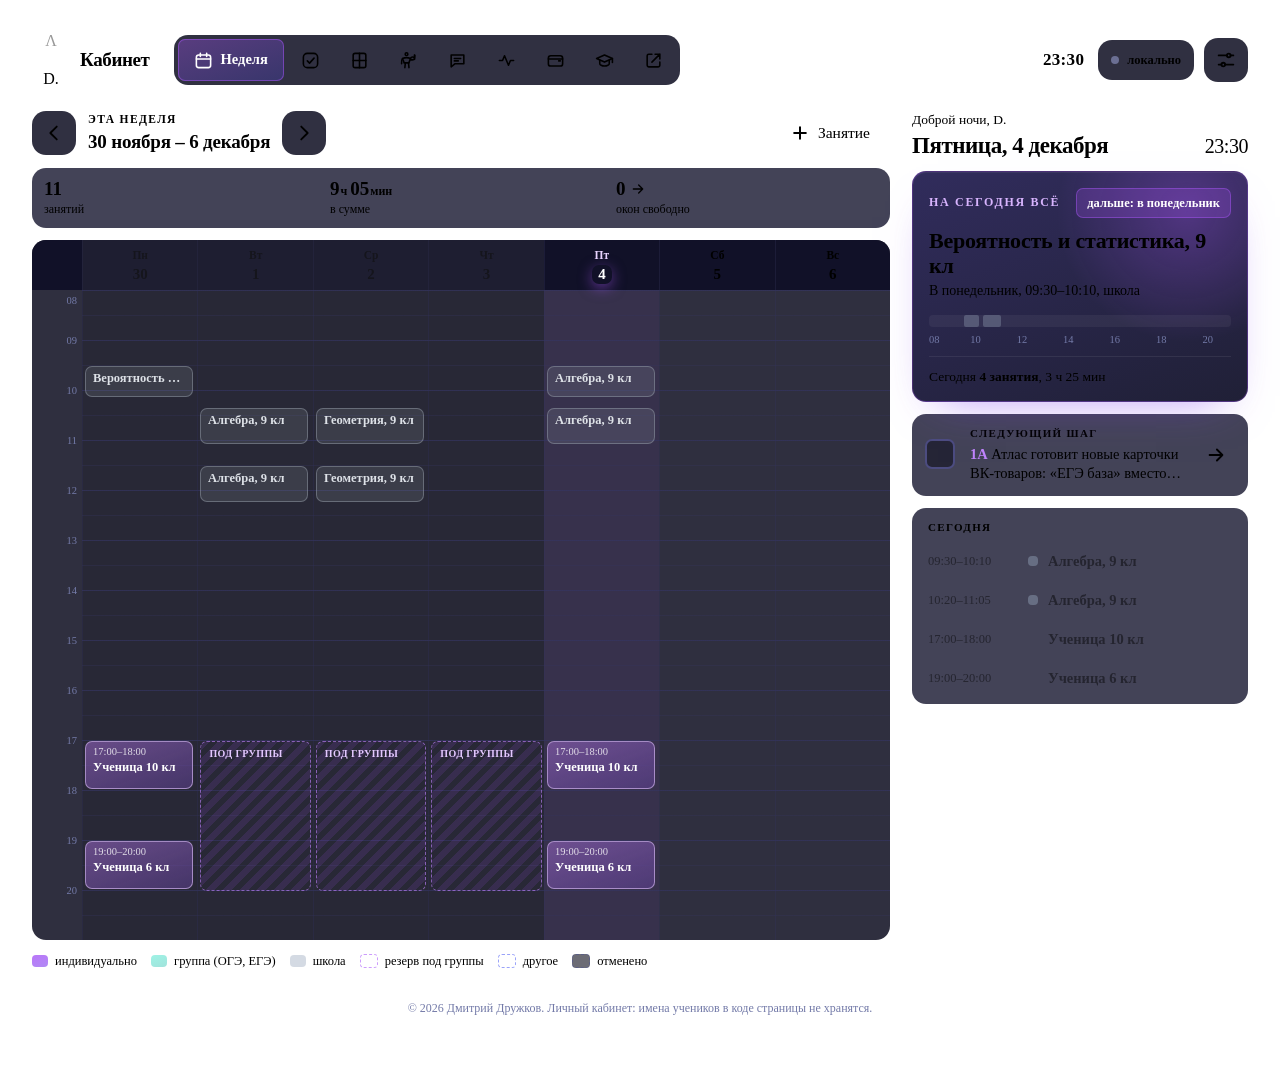
<file: index.html>
<!DOCTYPE html>
<html lang="ru">
<head>
<meta charset="UTF-8">
<meta name="viewport" content="width=device-width, initial-scale=1, viewport-fit=cover">
<title>Кабинет D.</title>
<meta name="description" content="Личный кабинет D.: расписание недели, чек-лист, свободные окна для родителей, тренировка.">
<meta name="robots" content="noindex, nofollow">
<meta name="theme-color" content="#0A0610">
<script>
  /* тема ставится до отрисовки, иначе при светлой экран на миг мигнёт тёмным */
  try { if (localStorage.getItem('kab:theme') === 'light') { document.documentElement.setAttribute('data-theme', 'light'); document.querySelector('meta[name="theme-color"]').setAttribute('content', '#f1edf8'); } } catch (e) {}
</script>
<meta name="apple-mobile-web-app-capable" content="yes">
<meta name="mobile-web-app-capable" content="yes">
<meta name="apple-mobile-web-app-status-bar-style" content="black-translucent">
<meta name="apple-mobile-web-app-title" content="Кабинет">
<link rel="icon" href="favicon.svg" type="image/svg+xml">
<link rel="apple-touch-icon" href="icon-180.png">
<link rel="stylesheet" href="https://dmitrydruzhkovv-arch.github.io/di-brand-kit/brand-kit.css">
<link rel="stylesheet" href="style.css?v=2610301453">
</head>
<body class="lk-page">

<div class="kb">
  <header class="kb-top" id="kbTop"></header>
  <main>
    <section class="kb-view" id="v-week" aria-label="Неделя"></section>
    <section class="kb-view" id="v-list" aria-label="Чек-лист" hidden></section>
    <section class="kb-view" id="v-okna" aria-label="Окна для родителей" hidden></section>
    <section class="kb-view" id="v-train" aria-label="Тренировка" hidden></section>
  </main>
  <footer class="kb-foot">© 2026 Дмитрий Дружков. Личный кабинет: имена учеников в коде страницы не хранятся.</footer>
</div>

<nav class="kb-nav" id="kbNav" aria-label="Разделы"></nav>
<button class="kb-fab" id="kbFab" type="button" data-act="ev-new" aria-label="Вписать занятие"></button>

<div class="sh-bg" id="shBg" data-act="close"></div>
<section class="sh" id="sh" role="dialog" aria-modal="true" aria-labelledby="shTitle" aria-hidden="true" inert></section>
<div class="toast" id="toast" role="status" aria-live="polite"></div>

<noscript><p style="padding:24px">Кабинету нужен JavaScript: включи его в браузере.</p></noscript>

<script src="seed.js?v=2610301453"></script>
<script src="app.js?v=2610301453"></script>
</body>
</html>
</file>
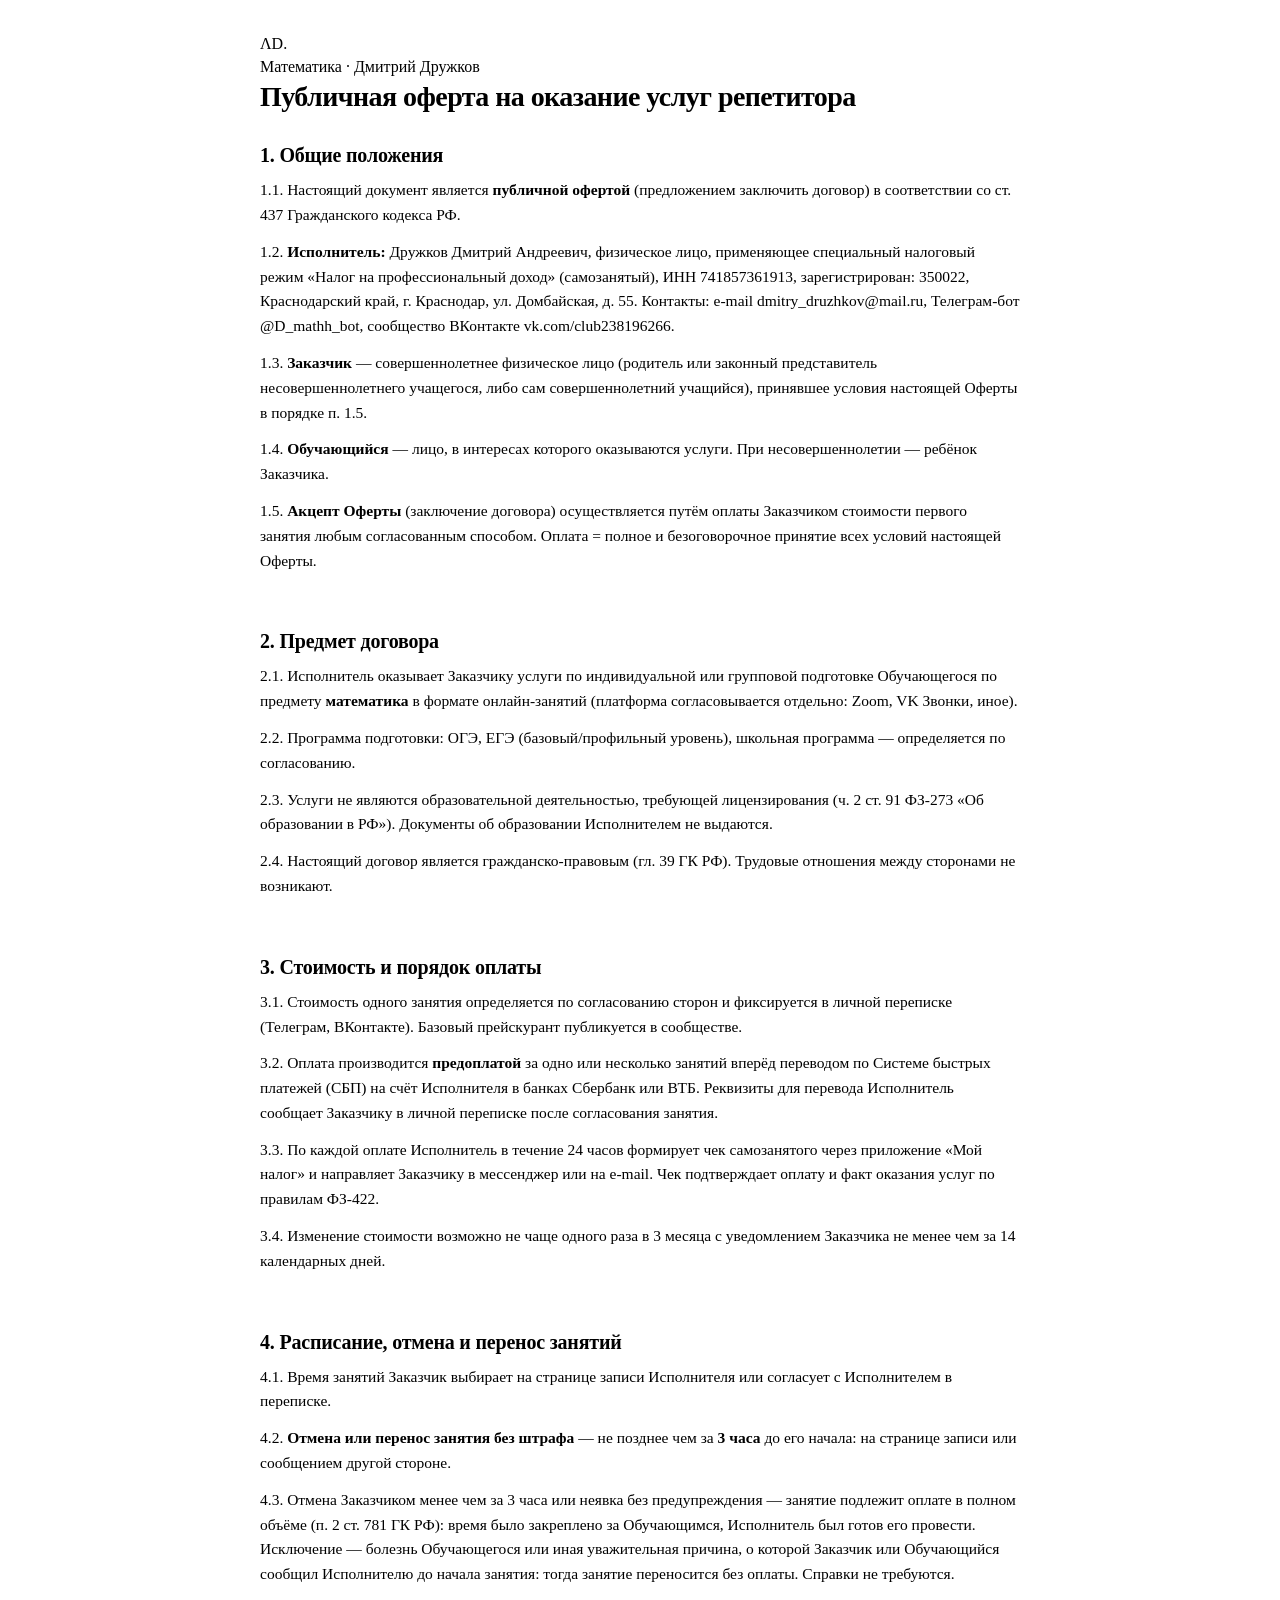
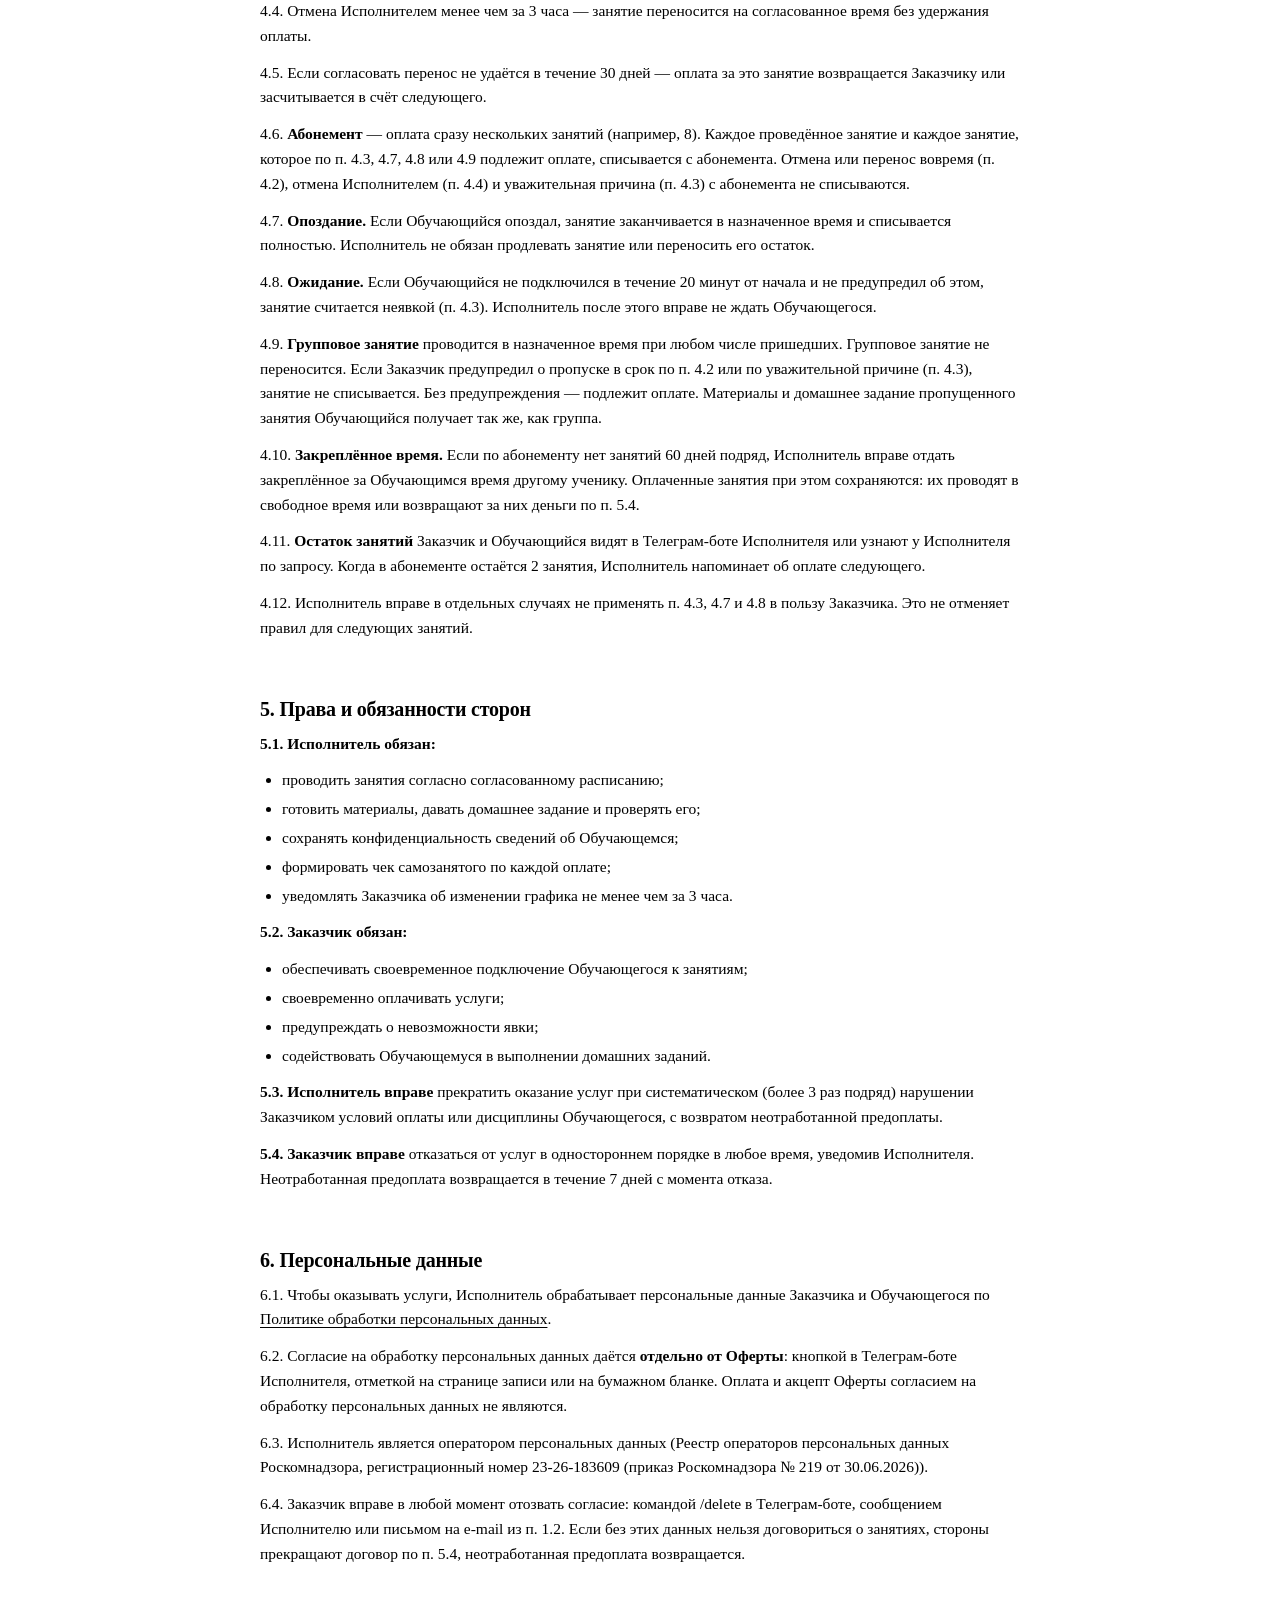
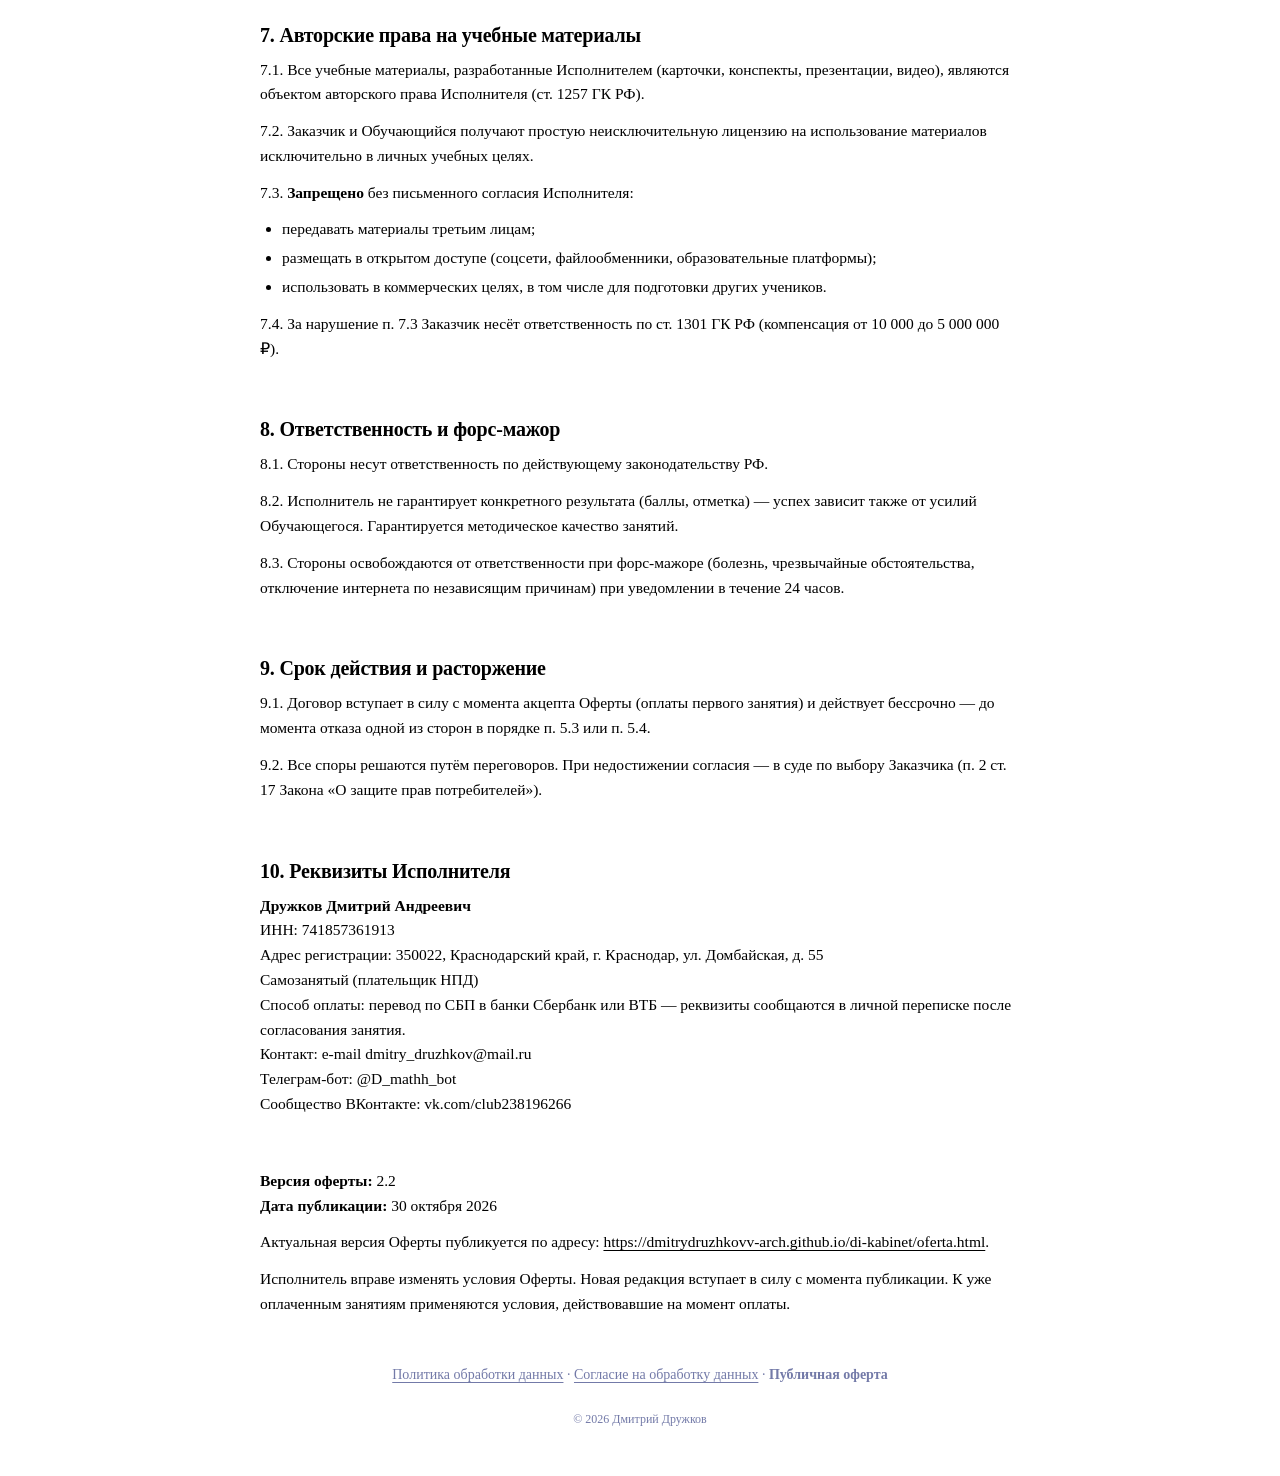
<file: oferta.html>
<!DOCTYPE html>
<html lang="ru">
<head>
<meta charset="UTF-8">
<meta name="viewport" content="width=device-width, initial-scale=1, viewport-fit=cover">
<title>Публичная оферта</title>
<meta name="description" content="Публичная оферта на оказание услуг репетитора по математике.">
<meta name="theme-color" content="#0A0610">
<link rel="icon" href="favicon.svg" type="image/svg+xml">
<link rel="apple-touch-icon" href="icon-180.png">
<link rel="stylesheet" href="https://dmitrydruzhkovv-arch.github.io/di-brand-kit/brand-kit.css">
<link rel="stylesheet" href="style.css?v=2610301453">
</head>
<body class="lk-page">
  <!-- собрано _tools/build_docs.py из текста Нормы (публичная_оферта_v2.2.md); руками не править -->
  <main class="doc">
    <header class="zp-head"><span class="lk-sign" aria-hidden="true"><span class="lk-badge lk-badge-l lk-badge--sm">Λ</span><span class="lk-badge lk-badge-d lk-badge--sm">D.</span></span>
      <div class="lk-kicker">Математика · Дмитрий Дружков</div><h1 class="zp-h1">Публичная оферта на оказание услуг репетитора</h1></header>
<h2>1. Общие положения</h2>
<p>1.1. Настоящий документ является <b>публичной офертой</b> (предложением заключить договор) в соответствии со ст. 437 Гражданского кодекса РФ.</p>
<p>1.2. <b>Исполнитель:</b> Дружков Дмитрий Андреевич, физическое лицо, применяющее специальный налоговый режим «Налог на профессиональный доход» (самозанятый), ИНН 741857361913, зарегистрирован: 350022, Краснодарский край, г. Краснодар, ул. Домбайская, д. 55. Контакты: e-mail dmitry_druzhkov@mail.ru, Телеграм-бот @D_mathh_bot, сообщество ВКонтакте vk.com/club238196266.</p>
<p>1.3. <b>Заказчик</b> — совершеннолетнее физическое лицо (родитель или законный представитель несовершеннолетнего учащегося, либо сам совершеннолетний учащийся), принявшее условия настоящей Оферты в порядке п. 1.5.</p>
<p>1.4. <b>Обучающийся</b> — лицо, в интересах которого оказываются услуги. При несовершеннолетии — ребёнок Заказчика.</p>
<p>1.5. <b>Акцепт Оферты</b> (заключение договора) осуществляется путём оплаты Заказчиком стоимости первого занятия любым согласованным способом. Оплата = полное и безоговорочное принятие всех условий настоящей Оферты.</p>
<hr>
<h2>2. Предмет договора</h2>
<p>2.1. Исполнитель оказывает Заказчику услуги по индивидуальной или групповой подготовке Обучающегося по предмету <b>математика</b> в формате онлайн-занятий (платформа согласовывается отдельно: Zoom, VK Звонки, иное).</p>
<p>2.2. Программа подготовки: ОГЭ, ЕГЭ (базовый/профильный уровень), школьная программа — определяется по согласованию.</p>
<p>2.3. Услуги не являются образовательной деятельностью, требующей лицензирования (ч. 2 ст. 91 ФЗ-273 «Об образовании в РФ»). Документы об образовании Исполнителем не выдаются.</p>
<p>2.4. Настоящий договор является гражданско-правовым (гл. 39 ГК РФ). Трудовые отношения между сторонами не возникают.</p>
<hr>
<h2>3. Стоимость и порядок оплаты</h2>
<p>3.1. Стоимость одного занятия определяется по согласованию сторон и фиксируется в личной переписке (Телеграм, ВКонтакте). Базовый прейскурант публикуется в сообществе.</p>
<p>3.2. Оплата производится <b>предоплатой</b> за одно или несколько занятий вперёд переводом по Системе быстрых платежей (СБП) на счёт Исполнителя в банках Сбербанк или ВТБ. Реквизиты для перевода Исполнитель сообщает Заказчику в личной переписке после согласования занятия.</p>
<p>3.3. По каждой оплате Исполнитель в течение 24 часов формирует чек самозанятого через приложение «Мой налог» и направляет Заказчику в мессенджер или на e-mail. Чек подтверждает оплату и факт оказания услуг по правилам ФЗ-422.</p>
<p>3.4. Изменение стоимости возможно не чаще одного раза в 3 месяца с уведомлением Заказчика не менее чем за 14 календарных дней.</p>
<hr>
<h2>4. Расписание, отмена и перенос занятий</h2>
<p>4.1. Время занятий Заказчик выбирает на странице записи Исполнителя или согласует с Исполнителем в переписке.</p>
<p>4.2. <b>Отмена или перенос занятия без штрафа</b> — не позднее чем за <b>3 часа</b> до его начала: на странице записи или сообщением другой стороне.</p>
<p>4.3. Отмена Заказчиком менее чем за 3 часа или неявка без предупреждения — занятие подлежит оплате в полном объёме (п. 2 ст. 781 ГК РФ): время было закреплено за Обучающимся, Исполнитель был готов его провести. Исключение — болезнь Обучающегося или иная уважительная причина, о которой Заказчик или Обучающийся сообщил Исполнителю до начала занятия: тогда занятие переносится без оплаты. Справки не требуются.</p>
<p>4.4. Отмена Исполнителем менее чем за 3 часа — занятие переносится на согласованное время без удержания оплаты.</p>
<p>4.5. Если согласовать перенос не удаётся в течение 30 дней — оплата за это занятие возвращается Заказчику или засчитывается в счёт следующего.</p>
<p>4.6. <b>Абонемент</b> — оплата сразу нескольких занятий (например, 8). Каждое проведённое занятие и каждое занятие, которое по п. 4.3, 4.7, 4.8 или 4.9 подлежит оплате, списывается с абонемента. Отмена или перенос вовремя (п. 4.2), отмена Исполнителем (п. 4.4) и уважительная причина (п. 4.3) с абонемента не списываются.</p>
<p>4.7. <b>Опоздание.</b> Если Обучающийся опоздал, занятие заканчивается в назначенное время и списывается полностью. Исполнитель не обязан продлевать занятие или переносить его остаток.</p>
<p>4.8. <b>Ожидание.</b> Если Обучающийся не подключился в течение 20 минут от начала и не предупредил об этом, занятие считается неявкой (п. 4.3). Исполнитель после этого вправе не ждать Обучающегося.</p>
<p>4.9. <b>Групповое занятие</b> проводится в назначенное время при любом числе пришедших. Групповое занятие не переносится. Если Заказчик предупредил о пропуске в срок по п. 4.2 или по уважительной причине (п. 4.3), занятие не списывается. Без предупреждения — подлежит оплате. Материалы и домашнее задание пропущенного занятия Обучающийся получает так же, как группа.</p>
<p>4.10. <b>Закреплённое время.</b> Если по абонементу нет занятий 60 дней подряд, Исполнитель вправе отдать закреплённое за Обучающимся время другому ученику. Оплаченные занятия при этом сохраняются: их проводят в свободное время или возвращают за них деньги по п. 5.4.</p>
<p>4.11. <b>Остаток занятий</b> Заказчик и Обучающийся видят в Телеграм-боте Исполнителя или узнают у Исполнителя по запросу. Когда в абонементе остаётся 2 занятия, Исполнитель напоминает об оплате следующего.</p>
<p>4.12. Исполнитель вправе в отдельных случаях не применять п. 4.3, 4.7 и 4.8 в пользу Заказчика. Это не отменяет правил для следующих занятий.</p>
<hr>
<h2>5. Права и обязанности сторон</h2>
<p><b>5.1. Исполнитель обязан:</b></p>
<ul><li>проводить занятия согласно согласованному расписанию;</li><li>готовить материалы, давать домашнее задание и проверять его;</li><li>сохранять конфиденциальность сведений об Обучающемся;</li><li>формировать чек самозанятого по каждой оплате;</li><li>уведомлять Заказчика об изменении графика не менее чем за 3 часа.</li></ul>
<p><b>5.2. Заказчик обязан:</b></p>
<ul><li>обеспечивать своевременное подключение Обучающегося к занятиям;</li><li>своевременно оплачивать услуги;</li><li>предупреждать о невозможности явки;</li><li>содействовать Обучающемуся в выполнении домашних заданий.</li></ul>
<p><b>5.3. Исполнитель вправе</b> прекратить оказание услуг при систематическом (более 3 раз подряд) нарушении Заказчиком условий оплаты или дисциплины Обучающегося, с возвратом неотработанной предоплаты.</p>
<p><b>5.4. Заказчик вправе</b> отказаться от услуг в одностороннем порядке в любое время, уведомив Исполнителя. Неотработанная предоплата возвращается в течение 7 дней с момента отказа.</p>
<hr>
<h2>6. Персональные данные</h2>
<p>6.1. Чтобы оказывать услуги, Исполнитель обрабатывает персональные данные Заказчика и Обучающегося по <a href="politika.html">Политике обработки персональных данных</a>.</p>
<p>6.2. Согласие на обработку персональных данных даётся <b>отдельно от Оферты</b>: кнопкой в Телеграм-боте Исполнителя, отметкой на странице записи или на бумажном бланке. Оплата и акцепт Оферты согласием на обработку персональных данных не являются.</p>
<p>6.3. Исполнитель является оператором персональных данных (Реестр операторов персональных данных Роскомнадзора, регистрационный номер 23-26-183609 (приказ Роскомнадзора № 219 от 30.06.2026)).</p>
<p>6.4. Заказчик вправе в любой момент отозвать согласие: командой /delete в Телеграм-боте, сообщением Исполнителю или письмом на e-mail из п. 1.2. Если без этих данных нельзя договориться о занятиях, стороны прекращают договор по п. 5.4, неотработанная предоплата возвращается.</p>
<hr>
<h2>7. Авторские права на учебные материалы</h2>
<p>7.1. Все учебные материалы, разработанные Исполнителем (карточки, конспекты, презентации, видео), являются объектом авторского права Исполнителя (ст. 1257 ГК РФ).</p>
<p>7.2. Заказчик и Обучающийся получают простую неисключительную лицензию на использование материалов исключительно в личных учебных целях.</p>
<p>7.3. <b>Запрещено</b> без письменного согласия Исполнителя:</p>
<ul><li>передавать материалы третьим лицам;</li><li>размещать в открытом доступе (соцсети, файлообменники, образовательные платформы);</li><li>использовать в коммерческих целях, в том числе для подготовки других учеников.</li></ul>
<p>7.4. За нарушение п. 7.3 Заказчик несёт ответственность по ст. 1301 ГК РФ (компенсация от 10 000 до 5 000 000 ₽).</p>
<hr>
<h2>8. Ответственность и форс-мажор</h2>
<p>8.1. Стороны несут ответственность по действующему законодательству РФ.</p>
<p>8.2. Исполнитель не гарантирует конкретного результата (баллы, отметка) — успех зависит также от усилий Обучающегося. Гарантируется методическое качество занятий.</p>
<p>8.3. Стороны освобождаются от ответственности при форс-мажоре (болезнь, чрезвычайные обстоятельства, отключение интернета по независящим причинам) при уведомлении в течение 24 часов.</p>
<hr>
<h2>9. Срок действия и расторжение</h2>
<p>9.1. Договор вступает в силу с момента акцепта Оферты (оплаты первого занятия) и действует бессрочно — до момента отказа одной из сторон в порядке п. 5.3 или п. 5.4.</p>
<p>9.2. Все споры решаются путём переговоров. При недостижении согласия — в суде по выбору Заказчика (п. 2 ст. 17 Закона «О защите прав потребителей»).</p>
<hr>
<h2>10. Реквизиты Исполнителя</h2>
<p><b>Дружков Дмитрий Андреевич</b><br>ИНН: 741857361913<br>Адрес регистрации: 350022, Краснодарский край, г. Краснодар, ул. Домбайская, д. 55<br>Самозанятый (плательщик НПД)<br>Способ оплаты: перевод по СБП в банки Сбербанк или ВТБ — реквизиты сообщаются в личной переписке после согласования занятия.<br>Контакт: e-mail dmitry_druzhkov@mail.ru<br>Телеграм-бот: @D_mathh_bot<br>Сообщество ВКонтакте: vk.com/club238196266</p>
<hr>
<p><b>Версия оферты:</b> 2.2<br><b>Дата публикации:</b> 30 октября 2026</p>
<p>Актуальная версия Оферты публикуется по адресу: <a href="https://dmitrydruzhkovv-arch.github.io/di-kabinet/oferta.html" target="_blank" rel="noopener">https://dmitrydruzhkovv-arch.github.io/di-kabinet/oferta.html</a>.</p>
<p>Исполнитель вправе изменять условия Оферты. Новая редакция вступает в силу с момента публикации. К уже оплаченным занятиям применяются условия, действовавшие на момент оплаты.</p>
    <nav class="doc-nav" aria-label="Документы"><a href="politika.html">Политика обработки данных</a> · <a href="soglasie.html">Согласие на обработку данных</a> · <a href="oferta.html" aria-current="page">Публичная оферта</a></nav>
    <footer class="zp-foot">© 2026 Дмитрий Дружков</footer>
  </main>
</body>
</html>
</file>
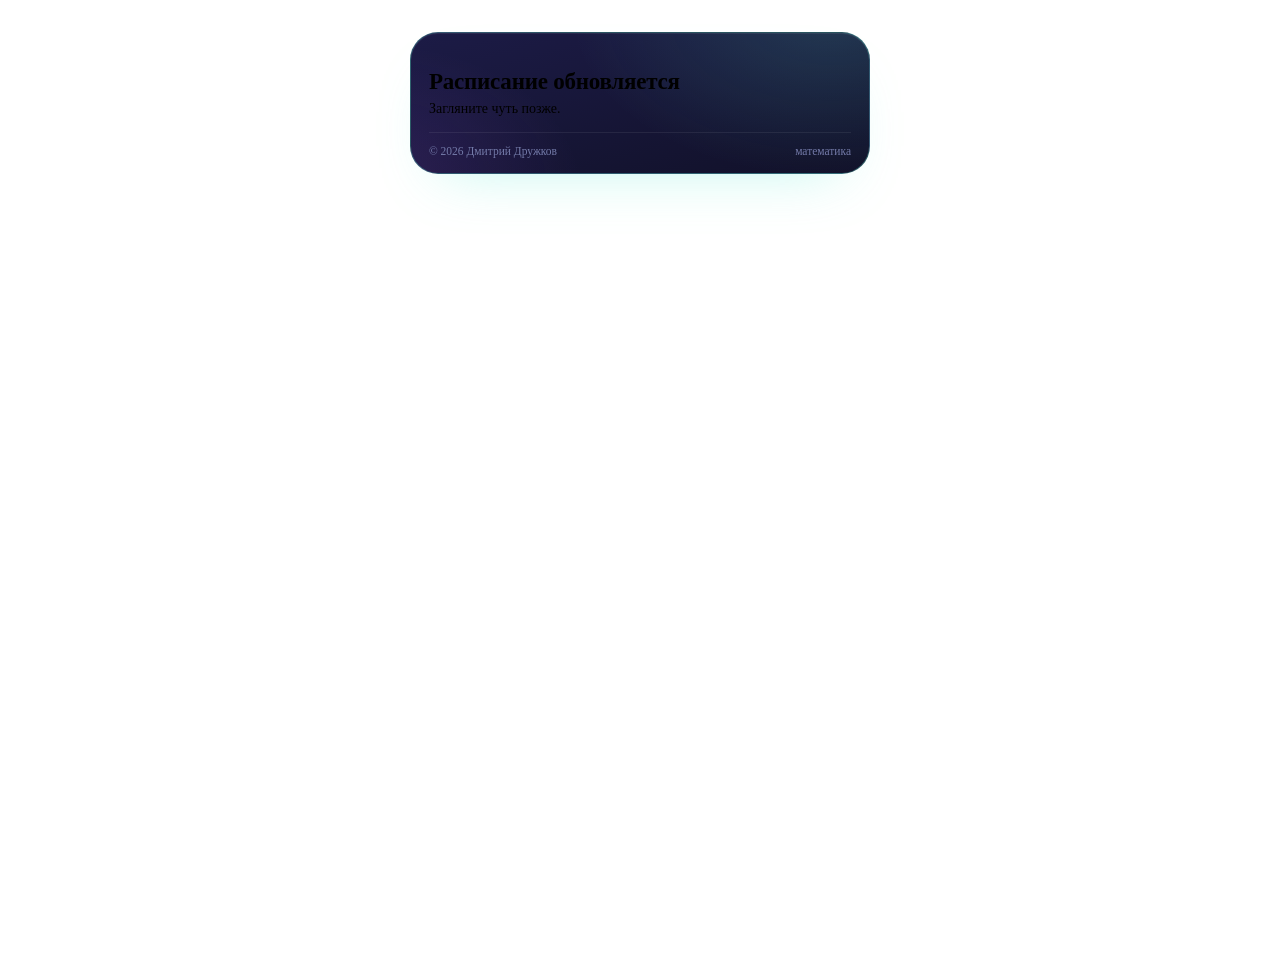
<file: okna.html>
<!DOCTYPE html>
<html lang="ru">
<head>
<meta charset="UTF-8">
<meta name="viewport" content="width=device-width, initial-scale=1, viewport-fit=cover">
<title>Свободное время для занятий</title>
<meta name="description" content="Свободное время для занятий математикой на неделю.">
<meta name="robots" content="noindex, nofollow">
<meta name="theme-color" content="#0A0610">
<link rel="icon" href="favicon.svg" type="image/svg+xml">
<link rel="stylesheet" href="https://dmitrydruzhkovv-arch.github.io/di-brand-kit/brand-kit.css">
<link rel="stylesheet" href="style.css?v=2610301453">
</head>
<body class="lk-page">
  <!-- страница для родителей: только свободное время, без имён (данные — /cabinet/okna на сервере в РФ) -->
  <main class="okp">
    <div id="okna" aria-live="polite"></div>
  </main>
  <script>window.KAB_MODE = 'okna';</script>
  <script src="app.js?v=2610301453"></script>
</body>
</html>
</file>
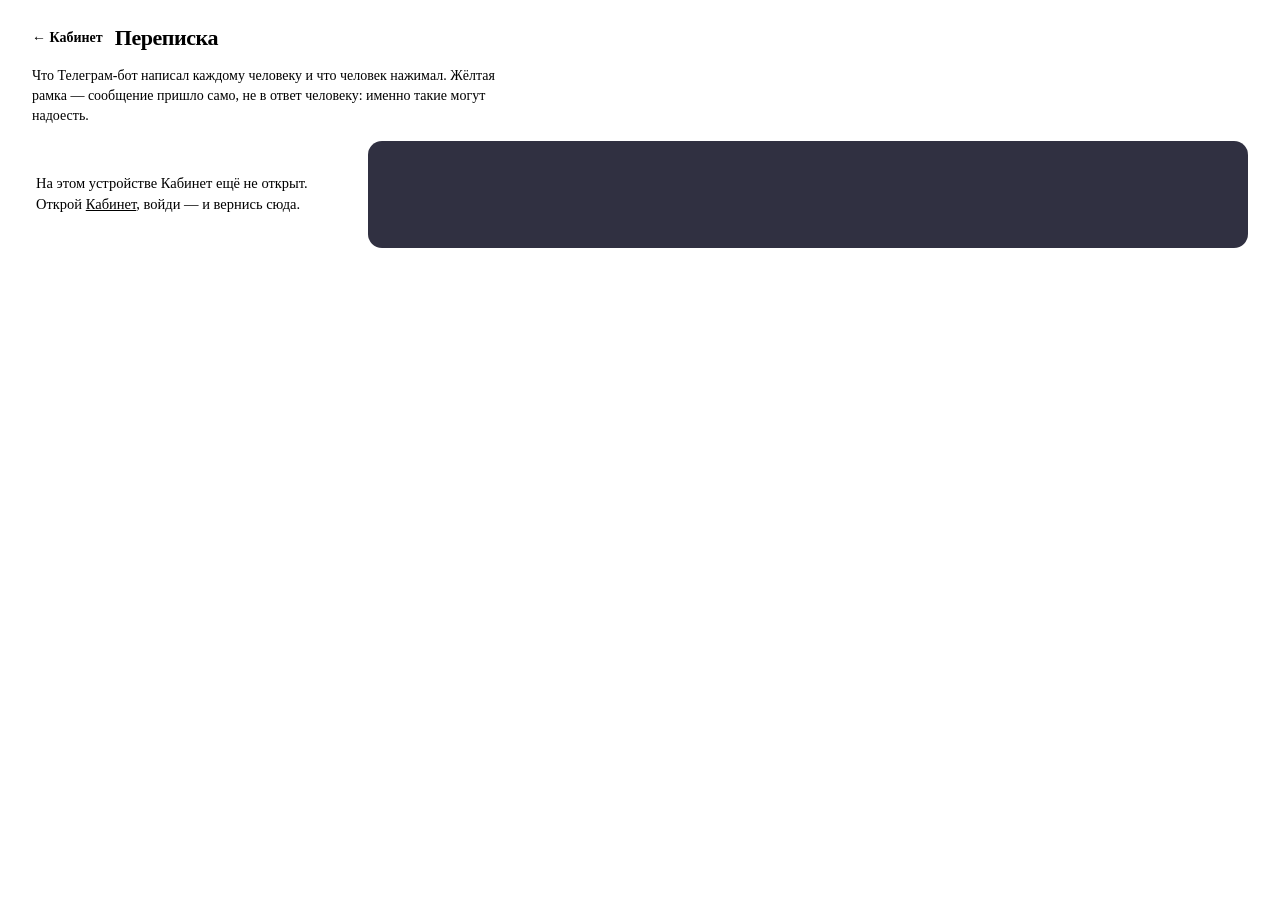
<file: perepiska.html>
<!DOCTYPE html>
<html lang="ru">
<head>
<meta charset="UTF-8">
<meta name="viewport" content="width=device-width, initial-scale=1, viewport-fit=cover">
<title>Переписка · Кабинет D.</title>
<meta name="robots" content="noindex, nofollow">
<meta name="theme-color" content="#0A0610">
<script>
  try { if (localStorage.getItem('kab:theme') === 'light') { document.documentElement.setAttribute('data-theme', 'light'); document.querySelector('meta[name="theme-color"]').setAttribute('content', '#f1edf8'); } } catch (e) {}
</script>
<link rel="icon" href="favicon.svg" type="image/svg+xml">
<link rel="apple-touch-icon" href="icon-180.png">
<link rel="stylesheet" href="https://dmitrydruzhkovv-arch.github.io/di-brand-kit/brand-kit.css">
<link rel="stylesheet" href="style.css?v=2610301453">
<style>
/* «Переписка» (ТЗ 12, этап 0): что бот написал человеку и что человек сделал.
   Данные — только с RF-сервера по ключу D.; в коде страницы имён нет. */
.pp{ max-width:var(--kb-max); margin:0 auto; padding:0 var(--kb-gut) 40px; }
.pp-top{ display:flex; align-items:center; gap:12px; padding:calc(14px + env(safe-area-inset-top, 0px)) 0 12px; }
.pp-top a{ color:var(--lk-muted); text-decoration:none; font-weight:700; font-size:14px; }
.pp-top h1{ font-size:22px; font-weight:900; letter-spacing:-.02em; margin:0; }
.pp-lead{ color:var(--lk-muted); font-size:14px; margin:0 0 14px; max-width:70ch; }
.pp-grid{ display:grid; grid-template-columns:1fr; gap:16px; }
@media (min-width:900px){ .pp-grid{ grid-template-columns:320px minmax(0,1fr); } .pp-back{ display:none; } }
@media (max-width:899px){ .pp-grid.is-chat .pp-people{ display:none; } .pp-grid:not(.is-chat) .pp-chat{ display:none; } }
.pp-people{ display:flex; flex-direction:column; gap:8px; align-self:start; }
.pp-p{ display:flex; flex-direction:column; gap:4px; text-align:left; padding:12px 14px; border-radius:var(--kb-r-m); border:1px solid var(--lk-line); background:var(--kb-panel); color:var(--lk-ink); font:inherit; cursor:pointer; }
.pp-p[aria-current="true"]{ border-color:var(--lk-violet); }
.pp-p b{ font-size:16px; }
.pp-p small{ color:var(--lk-muted); font-size:13px; }
.pp-n{ display:flex; flex-wrap:wrap; gap:6px; }
.pp-tag{ font-size:12px; font-weight:700; padding:3px 8px; border-radius:var(--kb-r-xs); background:rgba(255,255,255,.06); border:1px solid var(--lk-line); color:var(--lk-muted); white-space:nowrap; }
.pp-tag.is-warn{ color:#fbbf24; border-color:rgba(251,191,36,.5); }
.pp-chat{ min-width:0; border-radius:var(--kb-r-m); border:1px solid var(--lk-line); background:var(--kb-panel-2); padding:14px; }
.pp-head{ display:flex; flex-wrap:wrap; align-items:center; gap:10px 14px; margin-bottom:10px; }
.pp-head h2{ margin:0; font-size:18px; }
.pp-back{ font:inherit; font-weight:700; color:var(--lk-muted); background:none; border:0; padding:0; cursor:pointer; }
.pp-sum{ font-size:13.5px; color:var(--lk-muted); width:100%; }
.pp-sum b{ color:var(--lk-ink); }
.pp-only{ display:flex; align-items:center; gap:8px; font-size:13.5px; color:var(--lk-muted); cursor:pointer; }
.pp-feed{ display:flex; flex-direction:column; gap:8px; }
.pp-day{ align-self:center; font-family:var(--lk-mono); font-size:11.5px; color:var(--kb-dim); margin-top:8px; }
.pp-b{ max-width:min(520px, 92%); padding:9px 12px 7px; border-radius:var(--kb-r-m) var(--kb-r-m) var(--kb-r-m) var(--kb-r-xs); background:var(--kb-panel); border:1px solid var(--lk-line); white-space:pre-wrap; overflow-wrap:anywhere; font-size:14.5px; line-height:1.42; }
.pp-b.is-in{ align-self:flex-end; border-radius:var(--kb-r-m) var(--kb-r-m) var(--kb-r-xs) var(--kb-r-m); background:rgba(168,85,247,.16); border-color:rgba(168,85,247,.4); }
.pp-b.is-auto{ border-color:rgba(251,191,36,.55); }
.pp-b.is-gone{ opacity:.45; }
.pp-b u{ text-decoration-color:var(--lk-violet); }
.pp-meta{ display:flex; flex-wrap:wrap; justify-content:flex-end; gap:4px 8px; margin-top:4px; font-size:11.5px; color:var(--kb-dim); white-space:normal; }
.pp-meta .is-auto{ color:#fbbf24; font-weight:700; }
.pp-kb{ display:flex; flex-direction:column; gap:4px; margin-top:6px; }
.pp-kb div{ display:flex; gap:4px; }
.pp-kb span{ flex:1; min-width:0; text-align:center; font-size:13px; font-weight:700; padding:6px; border-radius:var(--kb-r-s); background:rgba(255,255,255,.07); color:#c4b5fd; }
.pp-kb span.is-reply{ background:transparent; border:1px dashed var(--lk-line); color:var(--lk-muted); }
.pp-press{ align-self:flex-end; font-size:12.5px; color:var(--lk-muted); }
.pp-b details{ margin-top:6px; font-size:12.5px; color:var(--lk-muted); white-space:normal; }
.pp-b details p{ margin:6px 0 0; padding-left:8px; border-left:2px solid var(--lk-line); white-space:pre-wrap; }
.pp-empty{ color:var(--lk-muted); font-size:14.5px; padding:18px 4px; }
.pp-empty a{ color:var(--lk-violet); }
</style>
</head>
<body class="lk-page">
<div class="pp">
  <header class="pp-top">
    <a href="index.html">← Кабинет</a>
    <h1>Переписка</h1>
  </header>
  <p class="pp-lead">Что Телеграм-бот написал каждому человеку и что человек нажимал. Жёлтая рамка — сообщение пришло само, не в ответ человеку: именно такие могут надоесть.</p>
  <div class="pp-grid" id="grid">
    <div class="pp-people" id="people"><p class="pp-empty">Загружаю…</p></div>
    <section class="pp-chat" id="chat" aria-live="polite"><p class="pp-empty">Выбери человека слева.</p></section>
  </div>
</div>
<script>
(function () {
  'use strict';
  function lsGet(k, d) { try { var v = localStorage.getItem(k); return v == null ? d : JSON.parse(v); } catch (e) { return d; } }
  function lsSet(k, v) { try { localStorage.setItem(k, JSON.stringify(v)); } catch (e) { /* без памяти */ } }
  function $(s) { return document.querySelector(s); }
  function esc(s) { return String(s == null ? '' : s).replace(/[&<>"]/g, function (c) { return { '&': '&amp;', '<': '&lt;', '>': '&gt;', '"': '&quot;' }[c]; }); }

  // адреса — как в app.js: прямой RF и запасной через шлюз; ?api= — только локальный
  function pickApi() {
    try {
      var q = new URLSearchParams(location.search).get('api') || '';
      if (/^http:\/\/(127\.0\.0\.1|localhost)(:\d{2,5})?(\/[\w\/-]*)?$/.test(q)) return [q.replace(/\/$/, '')];
    } catch (e) { /* боевой адрес */ }
    var list = ['https://194-87-110-53.nip.io/cabinet', 'https://hw.157-228-128-116.nip.io/cabinet'];
    var saved = lsGet('kab:api', '');
    return list.indexOf(saved) > 0 ? [saved].concat(list.filter(function (a) { return a !== saved; })) : list;
  }
  var APIS = pickApi();
  var KEY = lsGet('kab:key', '');
  var PEOPLE = [], ITEMS = [], CUR = null, ONLY = false;

  function get(query, i) {
    i = i || 0;
    return fetch(APIS[i] + '/perepiska' + query, { headers: { Authorization: 'Bearer ' + KEY } })
      .then(function (r) {
        if (r.status === 401) throw { bad: 1 };
        if (i > 0 && APIS.length > 1) lsSet('kab:api', APIS[i].indexOf('https://hw.') === 0 ? APIS[i] : '');
        return r.json();
      }, function () {
        if (i + 1 < APIS.length) return get(query, i + 1);
        throw { net: 1 };
      });
  }
  function fail(e) {
    return e && e.bad ? 'Ключ не подошёл. Открой <a href="index.html">Кабинет</a> и проверь вход.'
      : 'Сервер не ответил. Проверь интернет и обнови страницу.';
  }

  var DAYS = ['вс', 'пн', 'вт', 'ср', 'чт', 'пт', 'сб'];
  function plural(n, a, b, c) { var m = n % 10, h = n % 100; return m === 1 && h !== 11 ? a : m >= 2 && m <= 4 && (h < 12 || h > 14) ? b : c; }
  function two(n) { return (n < 10 ? '0' : '') + n; }
  function hm(ms) { var d = new Date(ms); return two(d.getHours()) + ':' + two(d.getMinutes()); }
  function day(ms) { var d = new Date(ms); return DAYS[d.getDay()] + ' ' + two(d.getDate()) + '.' + two(d.getMonth() + 1); }

  // тексты бота — HTML Телеграма: оставляем жирный и курсив, ссылки — подчёркнутым текстом
  function botText(t) {
    return esc(t).replace(/&lt;(\/?)(b|i|code)&gt;/g, '<$1$2>')
      .replace(/&lt;a [^&]*&gt;/g, '<u>').replace(/&lt;\/a&gt;/g, '</u>');
  }
  function kbHtml(rows) {
    if (!rows || !rows.length) return '';
    return '<div class="pp-kb">' + rows.map(function (r) {
      return '<div>' + r.map(function (b) {
        return '<span' + (b.reply ? ' class="is-reply"' : '') + '>' + esc(b.t) + (b.url ? ' ↗' : '') + '</span>';
      }).join('') + '</div>';
    }).join('') + '</div>';
  }

  function renderPeople() {
    var box = $('#people');
    if (!PEOPLE.length) {
      box.innerHTML = '<p class="pp-empty">Пока пусто. Журнал пишется с 28.09: как только кто-то нажмёт кнопку в боте, он появится здесь.</p>';
      return;
    }
    box.innerHTML = PEOPLE.map(function (p) {
      return '<button class="pp-p" type="button" data-chat="' + p.chat + '" aria-current="' + (CUR && CUR.chat === p.chat) + '">' +
        '<b>' + esc(p.name) + '</b><small>последнее: ' + day(p.last) + ', ' + hm(p.last) + '</small>' +
        '<span class="pp-n"><span class="pp-tag' + (p.loud7 >= 8 ? ' is-warn' : '') + '">само за неделю: ' + p.auto7 +
        (p.auto7 ? ' · 🔔 ' + p.loud7 : '') + '</span><span class="pp-tag">действий за неделю: ' + p.acts7 + '</span></span></button>';
    }).join('');
  }

  function renderChat() {
    var p = CUR, box = $('#chat');
    var weekAgo = Date.now() - 7 * 864e5;
    var bot7 = ITEMS.filter(function (x) { return x.who === 'bot' && x.at >= weekAgo; });
    var auto7 = bot7.filter(function (x) { return x.auto; });
    var loud7 = auto7.filter(function (x) { return !x.silent; });
    var head = '<div class="pp-head"><button class="pp-back" type="button" data-act="back">← Люди</button><h2>' + esc(p.name) + '</h2>' +
      '<label class="pp-only"><input type="checkbox" id="only"' + (ONLY ? ' checked' : '') + '> только пришедшее само</label>' +
      '<div class="pp-sum">За 7 дней: бот написал <b>' + bot7.length + '</b>, из них пришло само <b>' + auto7.length +
      '</b> (со звуком <b>' + loud7.length + '</b>) · человек сделал <b>' + p.acts7 + '</b> ' + plural(p.acts7, 'действие', 'действия', 'действий') + '</div></div>';
    var last = '', out = [];
    ITEMS.forEach(function (x) {
      if (ONLY && !(x.who === 'bot' && x.auto)) return;
      var d = day(x.at);
      if (d !== last) { out.push('<div class="pp-day">' + d + '</div>'); last = d; }
      if (x.who === 'in' && x.kind === 'press') {
        out.push('<div class="pp-press">👆 нажал(а) «' + esc(x.text) + '» · ' + hm(x.at) + '</div>');
        return;
      }
      if (x.who === 'in') {
        out.push('<div class="pp-b is-in' + (x.deleted ? ' is-gone' : '') + '">' + esc(x.text) +
          '<div class="pp-meta">' + (x.react ? '<span>бот поставил ' + esc(x.react) + '</span>' : '') +
          (x.deleted ? '<span>бот убрал из чата</span>' : '') + '<span>' + hm(x.at) + '</span></div></div>');
        return;
      }
      var meta = [];
      if (x.auto) meta.push('<span class="is-auto">пришло само · ' + (x.silent ? '🔕 тихо' : '🔔 со звуком') + '</span>');
      if (x.deleted) meta.push('<span>убрано в ' + hm(x.deleted) + '</span>');
      meta.push('<span>' + hm(x.at) + '</span>');
      var hist = x.versions && x.versions.length ? '<details><summary>менялось ' + x.versions.length + ' ' + plural(x.versions.length, 'раз', 'раза', 'раз') + ' — прежние виды</summary>' +
        x.versions.map(function (v) { return '<p>' + hm(v.at) + ' · ' + botText(v.text) + '</p>'; }).join('') + '</details>' : '';
      out.push('<div class="pp-b' + (x.auto ? ' is-auto' : '') + (x.deleted ? ' is-gone' : '') + '">' + botText(x.text) +
        kbHtml(x.buttons) + hist + '<div class="pp-meta">' + meta.join('') + '</div></div>');
    });
    box.innerHTML = head + '<div class="pp-feed">' + (out.length ? out.join('') : '<p class="pp-empty">Ничего нет.</p>') + '</div>';
  }

  function open(chat) {
    CUR = PEOPLE.filter(function (p) { return p.chat === chat; })[0];
    if (!CUR) return;
    $('#grid').classList.add('is-chat');
    renderPeople();
    $('#chat').innerHTML = '<p class="pp-empty">Загружаю…</p>';
    get('?chat=' + chat).then(function (d) { ITEMS = d.items || []; renderChat(); window.scrollTo(0, 0); },
      function (e) { $('#chat').innerHTML = '<p class="pp-empty">' + fail(e) + '</p>'; });
  }

  document.addEventListener('click', function (e) {
    var b = e.target.closest('[data-chat]');
    if (b) { open(Number(b.getAttribute('data-chat'))); return; }
    if (e.target.closest('[data-act="back"]')) { $('#grid').classList.remove('is-chat'); }
  });
  document.addEventListener('change', function (e) {
    if (e.target.id === 'only') { ONLY = e.target.checked; renderChat(); }
  });

  if (!KEY) {
    $('#people').innerHTML = '<p class="pp-empty">На этом устройстве Кабинет ещё не открыт. Открой <a href="index.html">Кабинет</a>, войди — и вернись сюда.</p>';
    $('#chat').innerHTML = '';
    return;
  }
  get('').then(function (d) { PEOPLE = d.people || []; renderPeople(); },
    function (e) { $('#people').innerHTML = '<p class="pp-empty">' + fail(e) + '</p>'; });
})();
</script>
</body>
</html>
</file>
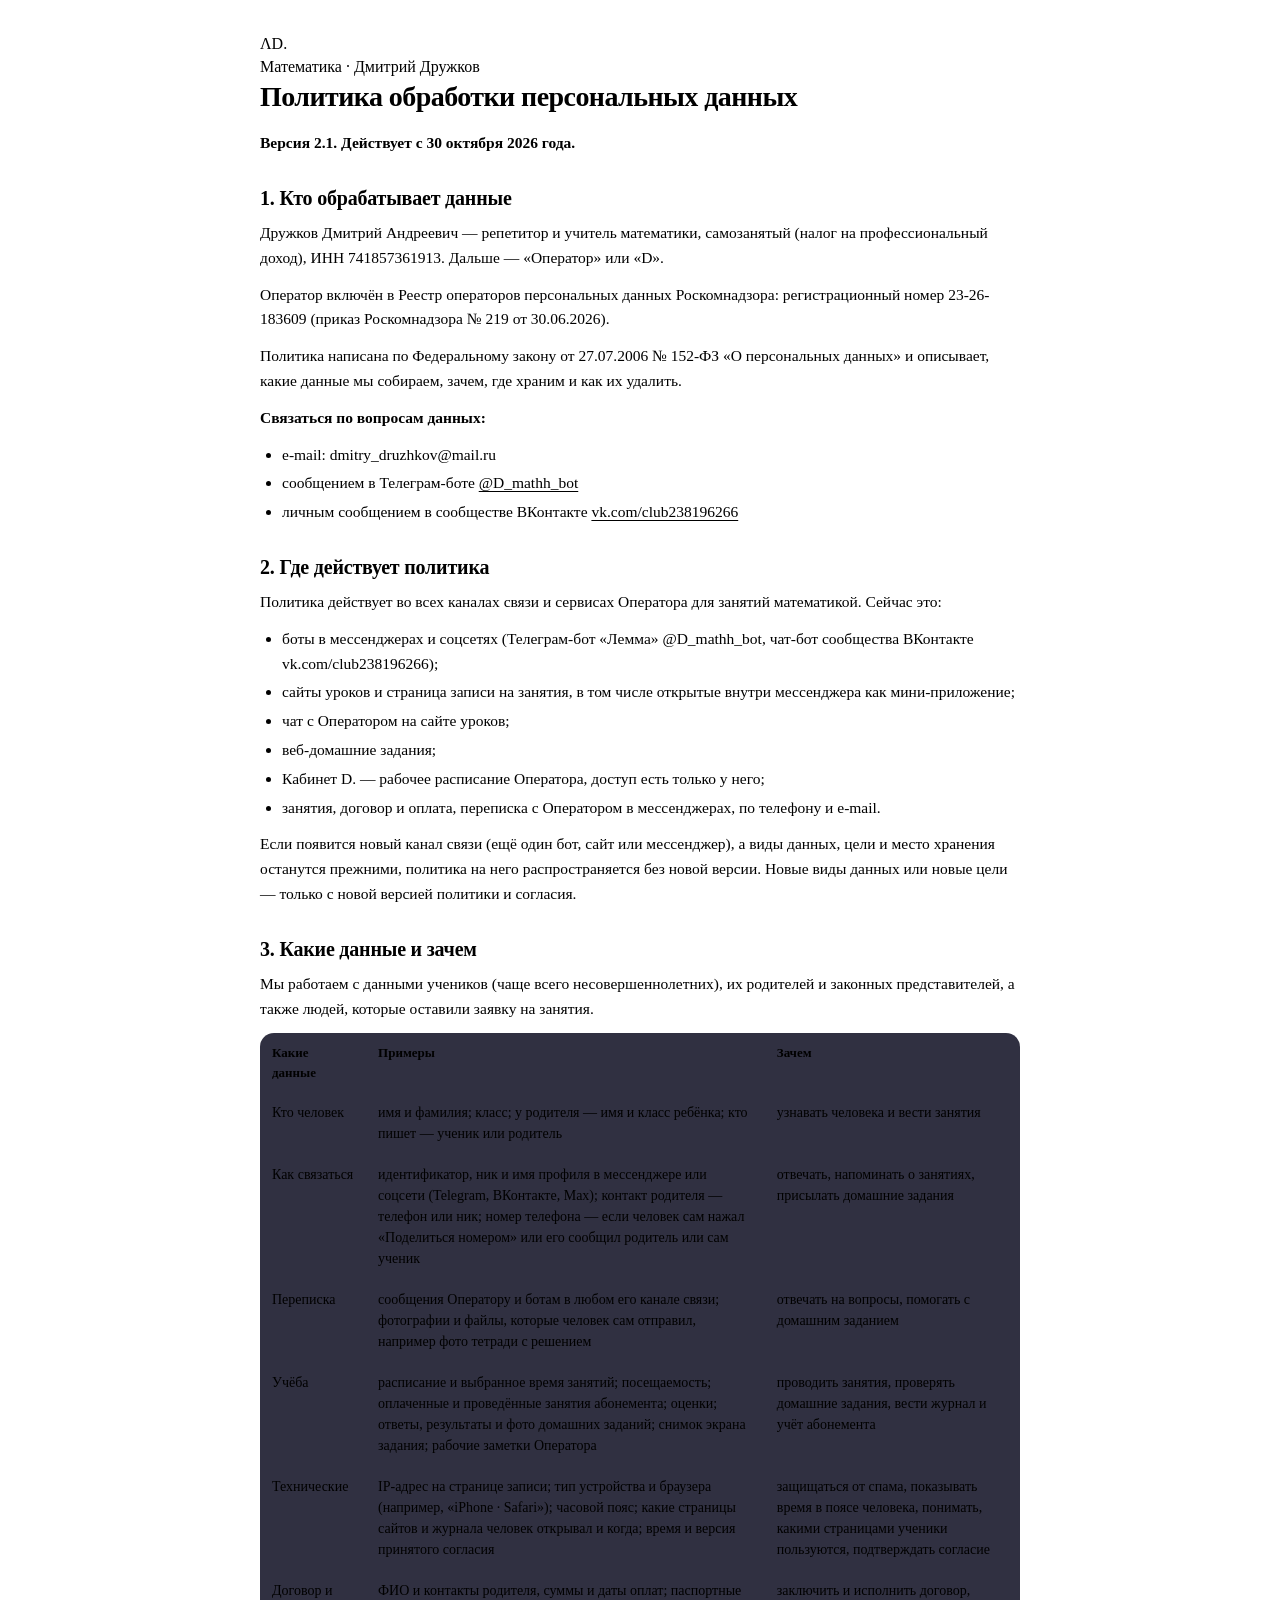
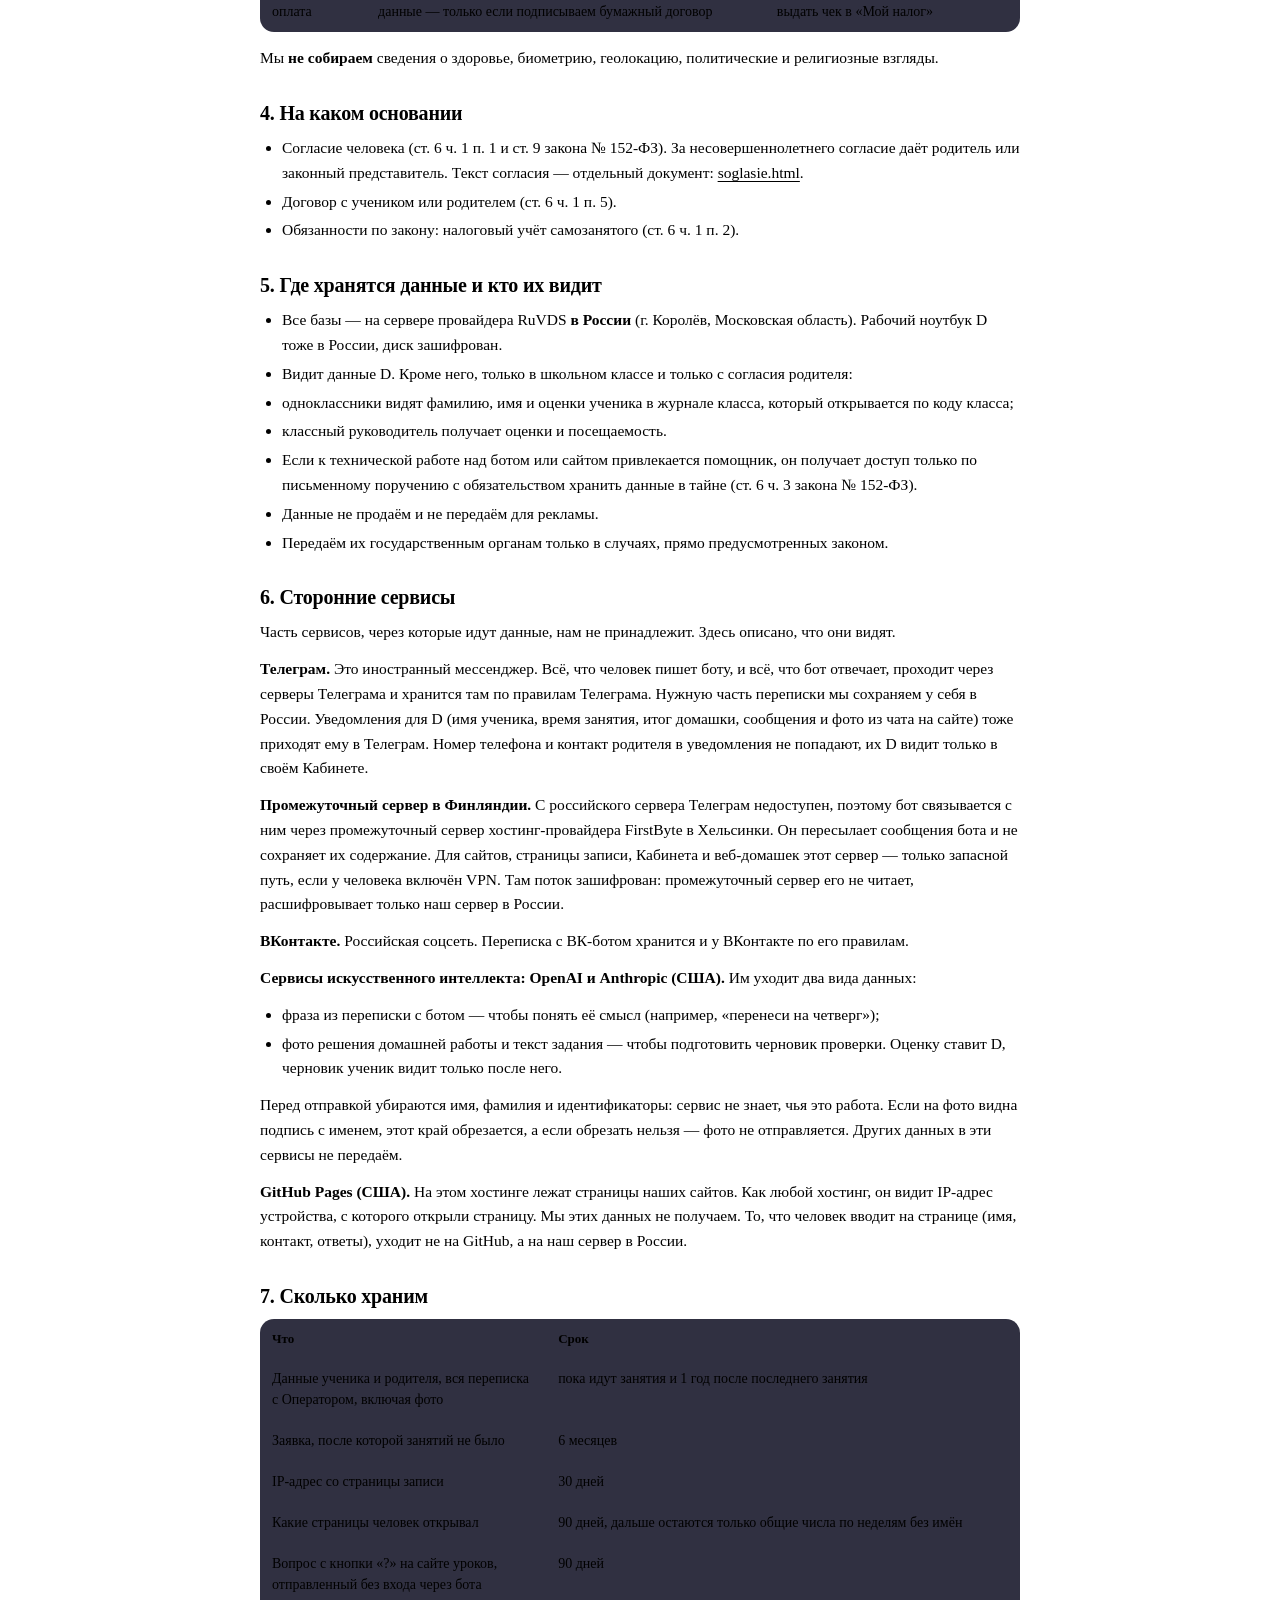
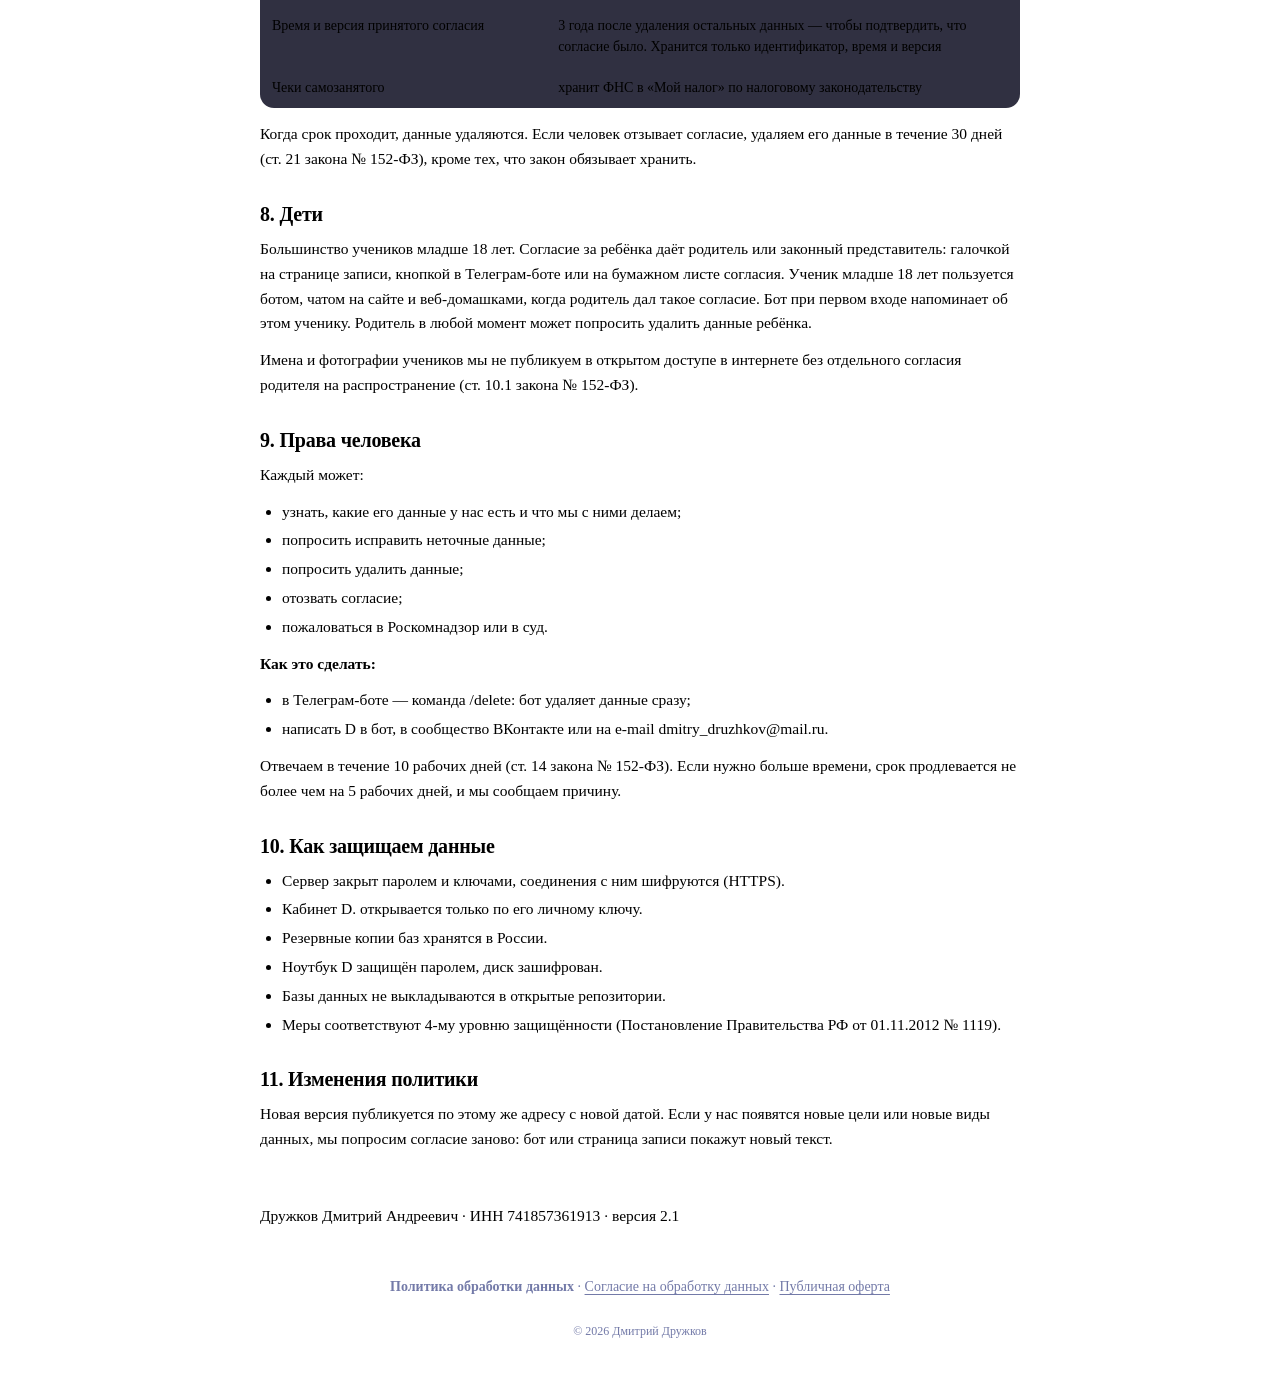
<file: politika.html>
<!DOCTYPE html>
<html lang="ru">
<head>
<meta charset="UTF-8">
<meta name="viewport" content="width=device-width, initial-scale=1, viewport-fit=cover">
<title>Политика обработки данных</title>
<meta name="description" content="Политика обработки персональных данных: какие данные, зачем, где хранятся и как их удалить.">
<meta name="theme-color" content="#0A0610">
<link rel="icon" href="favicon.svg" type="image/svg+xml">
<link rel="apple-touch-icon" href="icon-180.png">
<link rel="stylesheet" href="https://dmitrydruzhkovv-arch.github.io/di-brand-kit/brand-kit.css">
<link rel="stylesheet" href="style.css?v=2610301453">
</head>
<body class="lk-page">
  <!-- собрано _tools/build_docs.py из текста Нормы (политика_конфиденциальности_v2.1.md); руками не править -->
  <main class="doc">
    <header class="zp-head"><span class="lk-sign" aria-hidden="true"><span class="lk-badge lk-badge-l lk-badge--sm">Λ</span><span class="lk-badge lk-badge-d lk-badge--sm">D.</span></span>
      <div class="lk-kicker">Математика · Дмитрий Дружков</div><h1 class="zp-h1">Политика обработки персональных данных</h1></header>
<p><b>Версия 2.1. Действует с 30 октября 2026 года.</b></p>
<h2>1. Кто обрабатывает данные</h2>
<p>Дружков Дмитрий Андреевич — репетитор и учитель математики, самозанятый (налог на профессиональный доход), ИНН 741857361913. Дальше — «Оператор» или «D».</p>
<p>Оператор включён в Реестр операторов персональных данных Роскомнадзора: регистрационный номер 23-26-183609 (приказ Роскомнадзора № 219 от 30.06.2026).</p>
<p>Политика написана по Федеральному закону от 27.07.2006 № 152-ФЗ «О персональных данных» и описывает, какие данные мы собираем, зачем, где храним и как их удалить.</p>
<p><b>Связаться по вопросам данных:</b></p>
<ul><li>e-mail: dmitry_druzhkov@mail.ru</li><li>сообщением в Телеграм-боте <a href="https://t.me/D_mathh_bot" target="_blank" rel="noopener">@D_mathh_bot</a></li><li>личным сообщением в сообществе ВКонтакте <a href="https://vk.com/club238196266" target="_blank" rel="noopener">vk.com/club238196266</a></li></ul>
<h2>2. Где действует политика</h2>
<p>Политика действует во всех каналах связи и сервисах Оператора для занятий математикой. Сейчас это:</p>
<ul><li>боты в мессенджерах и соцсетях (Телеграм-бот «Лемма» @D_mathh_bot, чат-бот сообщества ВКонтакте vk.com/club238196266);</li><li>сайты уроков и страница записи на занятия, в том числе открытые внутри мессенджера как мини-приложение;</li><li>чат с Оператором на сайте уроков;</li><li>веб-домашние задания;</li><li>Кабинет D. — рабочее расписание Оператора, доступ есть только у него;</li><li>занятия, договор и оплата, переписка с Оператором в мессенджерах, по телефону и e-mail.</li></ul>
<p>Если появится новый канал связи (ещё один бот, сайт или мессенджер), а виды данных, цели и место хранения останутся прежними, политика на него распространяется без новой версии. Новые виды данных или новые цели — только с новой версией политики и согласия.</p>
<h2>3. Какие данные и зачем</h2>
<p>Мы работаем с данными учеников (чаще всего несовершеннолетних), их родителей и законных представителей, а также людей, которые оставили заявку на занятия.</p>
<div class="doc-t"><table><thead><tr><th>Какие данные</th><th>Примеры</th><th>Зачем</th></tr></thead><tbody><tr><td data-l="Какие данные">Кто человек</td><td data-l="Примеры">имя и фамилия; класс; у родителя — имя и класс ребёнка; кто пишет — ученик или родитель</td><td data-l="Зачем">узнавать человека и вести занятия</td></tr><tr><td data-l="Какие данные">Как связаться</td><td data-l="Примеры">идентификатор, ник и имя профиля в мессенджере или соцсети (Telegram, ВКонтакте, Max); контакт родителя — телефон или ник; номер телефона — если человек сам нажал «Поделиться номером» или его сообщил родитель или сам ученик</td><td data-l="Зачем">отвечать, напоминать о занятиях, присылать домашние задания</td></tr><tr><td data-l="Какие данные">Переписка</td><td data-l="Примеры">сообщения Оператору и ботам в любом его канале связи; фотографии и файлы, которые человек сам отправил, например фото тетради с решением</td><td data-l="Зачем">отвечать на вопросы, помогать с домашним заданием</td></tr><tr><td data-l="Какие данные">Учёба</td><td data-l="Примеры">расписание и выбранное время занятий; посещаемость; оплаченные и проведённые занятия абонемента; оценки; ответы, результаты и фото домашних заданий; снимок экрана задания; рабочие заметки Оператора</td><td data-l="Зачем">проводить занятия, проверять домашние задания, вести журнал и учёт абонемента</td></tr><tr><td data-l="Какие данные">Технические</td><td data-l="Примеры">IP-адрес на странице записи; тип устройства и браузера (например, «iPhone · Safari»); часовой пояс; какие страницы сайтов и журнала человек открывал и когда; время и версия принятого согласия</td><td data-l="Зачем">защищаться от спама, показывать время в поясе человека, понимать, какими страницами ученики пользуются, подтверждать согласие</td></tr><tr><td data-l="Какие данные">Договор и оплата</td><td data-l="Примеры">ФИО и контакты родителя, суммы и даты оплат; паспортные данные — только если подписываем бумажный договор</td><td data-l="Зачем">заключить и исполнить договор, выдать чек в «Мой налог»</td></tr></tbody></table></div>
<p>Мы <b>не собираем</b> сведения о здоровье, биометрию, геолокацию, политические и религиозные взгляды.</p>
<h2>4. На каком основании</h2>
<ul><li>Согласие человека (ст. 6 ч. 1 п. 1 и ст. 9 закона № 152-ФЗ). За несовершеннолетнего согласие даёт родитель или законный представитель. Текст согласия — отдельный документ: <a href="soglasie.html">soglasie.html</a>.</li><li>Договор с учеником или родителем (ст. 6 ч. 1 п. 5).</li><li>Обязанности по закону: налоговый учёт самозанятого (ст. 6 ч. 1 п. 2).</li></ul>
<h2>5. Где хранятся данные и кто их видит</h2>
<ul><li>Все базы — на сервере провайдера RuVDS <b>в России</b> (г. Королёв, Московская область). Рабочий ноутбук D тоже в России, диск зашифрован.</li><li>Видит данные D. Кроме него, только в школьном классе и только с согласия родителя:</li><li>одноклассники видят фамилию, имя и оценки ученика в журнале класса, который открывается по коду класса;</li><li>классный руководитель получает оценки и посещаемость.</li><li>Если к технической работе над ботом или сайтом привлекается помощник, он получает доступ только по письменному поручению с обязательством хранить данные в тайне (ст. 6 ч. 3 закона № 152-ФЗ).</li><li>Данные не продаём и не передаём для рекламы.</li><li>Передаём их государственным органам только в случаях, прямо предусмотренных законом.</li></ul>
<h2>6. Сторонние сервисы</h2>
<p>Часть сервисов, через которые идут данные, нам не принадлежит. Здесь описано, что они видят.</p>
<p><b>Телеграм.</b> Это иностранный мессенджер. Всё, что человек пишет боту, и всё, что бот отвечает, проходит через серверы Телеграма и хранится там по правилам Телеграма. Нужную часть переписки мы сохраняем у себя в России. Уведомления для D (имя ученика, время занятия, итог домашки, сообщения и фото из чата на сайте) тоже приходят ему в Телеграм. Номер телефона и контакт родителя в уведомления не попадают, их D видит только в своём Кабинете.</p>
<p><b>Промежуточный сервер в Финляндии.</b> С российского сервера Телеграм недоступен, поэтому бот связывается с ним через промежуточный сервер хостинг-провайдера FirstByte в Хельсинки. Он пересылает сообщения бота и не сохраняет их содержание. Для сайтов, страницы записи, Кабинета и веб-домашек этот сервер — только запасной путь, если у человека включён VPN. Там поток зашифрован: промежуточный сервер его не читает, расшифровывает только наш сервер в России.</p>
<p><b>ВКонтакте.</b> Российская соцсеть. Переписка с ВК-ботом хранится и у ВКонтакте по его правилам.</p>
<p><b>Сервисы искусственного интеллекта: OpenAI и Anthropic (США).</b> Им уходит два вида данных:</p>
<ul><li>фраза из переписки с ботом — чтобы понять её смысл (например, «перенеси на четверг»);</li><li>фото решения домашней работы и текст задания — чтобы подготовить черновик проверки. Оценку ставит D, черновик ученик видит только после него.</li></ul>
<p>Перед отправкой убираются имя, фамилия и идентификаторы: сервис не знает, чья это работа. Если на фото видна подпись с именем, этот край обрезается, а если обрезать нельзя — фото не отправляется. Других данных в эти сервисы не передаём.</p>
<p><b>GitHub Pages (США).</b> На этом хостинге лежат страницы наших сайтов. Как любой хостинг, он видит IP-адрес устройства, с которого открыли страницу. Мы этих данных не получаем. То, что человек вводит на странице (имя, контакт, ответы), уходит не на GitHub, а на наш сервер в России.</p>
<h2>7. Сколько храним</h2>
<div class="doc-t"><table><thead><tr><th>Что</th><th>Срок</th></tr></thead><tbody><tr><td data-l="Что">Данные ученика и родителя, вся переписка с Оператором, включая фото</td><td data-l="Срок">пока идут занятия и 1 год после последнего занятия</td></tr><tr><td data-l="Что">Заявка, после которой занятий не было</td><td data-l="Срок">6 месяцев</td></tr><tr><td data-l="Что">IP-адрес со страницы записи</td><td data-l="Срок">30 дней</td></tr><tr><td data-l="Что">Какие страницы человек открывал</td><td data-l="Срок">90 дней, дальше остаются только общие числа по неделям без имён</td></tr><tr><td data-l="Что">Вопрос с кнопки «?» на сайте уроков, отправленный без входа через бота</td><td data-l="Срок">90 дней</td></tr><tr><td data-l="Что">Время и версия принятого согласия</td><td data-l="Срок">3 года после удаления остальных данных — чтобы подтвердить, что согласие было. Хранится только идентификатор, время и версия</td></tr><tr><td data-l="Что">Чеки самозанятого</td><td data-l="Срок">хранит ФНС в «Мой налог» по налоговому законодательству</td></tr></tbody></table></div>
<p>Когда срок проходит, данные удаляются. Если человек отзывает согласие, удаляем его данные в течение 30 дней (ст. 21 закона № 152-ФЗ), кроме тех, что закон обязывает хранить.</p>
<h2>8. Дети</h2>
<p>Большинство учеников младше 18 лет. Согласие за ребёнка даёт родитель или законный представитель: галочкой на странице записи, кнопкой в Телеграм-боте или на бумажном листе согласия. Ученик младше 18 лет пользуется ботом, чатом на сайте и веб-домашками, когда родитель дал такое согласие. Бот при первом входе напоминает об этом ученику. Родитель в любой момент может попросить удалить данные ребёнка.</p>
<p>Имена и фотографии учеников мы не публикуем в открытом доступе в интернете без отдельного согласия родителя на распространение (ст. 10.1 закона № 152-ФЗ).</p>
<h2>9. Права человека</h2>
<p>Каждый может:</p>
<ul><li>узнать, какие его данные у нас есть и что мы с ними делаем;</li><li>попросить исправить неточные данные;</li><li>попросить удалить данные;</li><li>отозвать согласие;</li><li>пожаловаться в Роскомнадзор или в суд.</li></ul>
<p><b>Как это сделать:</b></p>
<ul><li>в Телеграм-боте — команда /delete: бот удаляет данные сразу;</li><li>написать D в бот, в сообщество ВКонтакте или на e-mail dmitry_druzhkov@mail.ru.</li></ul>
<p>Отвечаем в течение 10 рабочих дней (ст. 14 закона № 152-ФЗ). Если нужно больше времени, срок продлевается не более чем на 5 рабочих дней, и мы сообщаем причину.</p>
<h2>10. Как защищаем данные</h2>
<ul><li>Сервер закрыт паролем и ключами, соединения с ним шифруются (HTTPS).</li><li>Кабинет D. открывается только по его личному ключу.</li><li>Резервные копии баз хранятся в России.</li><li>Ноутбук D защищён паролем, диск зашифрован.</li><li>Базы данных не выкладываются в открытые репозитории.</li><li>Меры соответствуют 4-му уровню защищённости (Постановление Правительства РФ от 01.11.2012 № 1119).</li></ul>
<h2>11. Изменения политики</h2>
<p>Новая версия публикуется по этому же адресу с новой датой. Если у нас появятся новые цели или новые виды данных, мы попросим согласие заново: бот или страница записи покажут новый текст.</p>
<hr>
<p>Дружков Дмитрий Андреевич · ИНН 741857361913 · версия 2.1</p>
    <nav class="doc-nav" aria-label="Документы"><a href="politika.html" aria-current="page">Политика обработки данных</a> · <a href="soglasie.html">Согласие на обработку данных</a> · <a href="oferta.html">Публичная оферта</a></nav>
    <footer class="zp-foot">© 2026 Дмитрий Дружков</footer>
  </main>
</body>
</html>
</file>
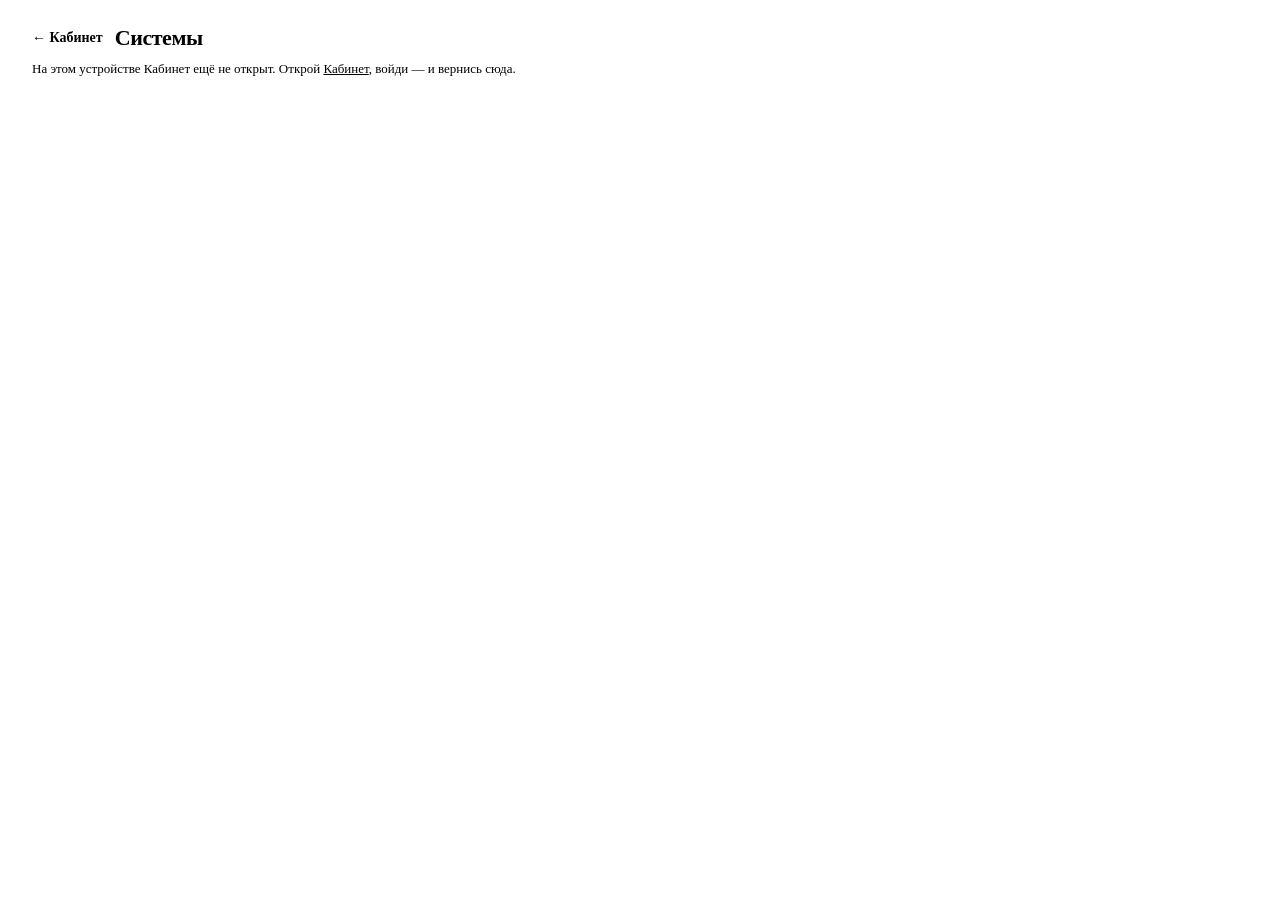
<file: sistemy.html>
<!DOCTYPE html>
<html lang="ru">
<head>
<meta charset="UTF-8">
<meta name="viewport" content="width=device-width, initial-scale=1, viewport-fit=cover">
<title>Системы · Кабинет D.</title>
<meta name="robots" content="noindex, nofollow">
<meta name="theme-color" content="#0A0610">
<script>
  try { if (localStorage.getItem('kab:theme') === 'light') { document.documentElement.setAttribute('data-theme', 'light'); document.querySelector('meta[name="theme-color"]').setAttribute('content', '#f1edf8'); } } catch (e) {}
</script>
<link rel="icon" href="favicon.svg" type="image/svg+xml">
<link rel="apple-touch-icon" href="icon-180.png">
<link rel="stylesheet" href="https://dmitrydruzhkovv-arch.github.io/di-brand-kit/brand-kit.css">
<link rel="stylesheet" href="style.css?v=2610301453">
<style>
/* «Системы» (ТЗ 13, этап 3): пульт с телефона — что работает, сервер, люди, ошибки.
   Данные — только с RF-сервера по ключу D.; в коде страницы имён нет. */
.sy{ max-width:var(--kb-max); margin:0 auto; padding:0 var(--kb-gut) 40px; --ok:#34d399; --warn:#fbbf24; --bad:#f87171; }
[data-theme="light"] .sy{ --ok:#059669; --warn:#b45309; --bad:#dc2626; }
.sy-top{ display:flex; align-items:center; gap:12px; padding:calc(14px + env(safe-area-inset-top, 0px)) 0 6px; }
.sy-top a{ color:var(--lk-muted); text-decoration:none; font-weight:700; font-size:14px; }
.sy-top h1{ font-size:22px; font-weight:900; letter-spacing:-.02em; margin:0; }
.sy-fresh{ color:var(--lk-muted); font-size:13px; margin:0 0 14px; }
.sy-fresh button{ font:inherit; font-weight:700; color:var(--lk-violet); background:none; border:0; padding:0 0 0 6px; cursor:pointer; }
.sy-sum{ display:flex; align-items:center; gap:10px; padding:14px 16px; border-radius:var(--kb-r-m); border:1px solid var(--lk-line); background:var(--kb-panel); font-size:17px; font-weight:800; margin-bottom:14px; }
.sy-sum.is-ok{ border-color:color-mix(in srgb, var(--ok) 55%, transparent); }
.sy-sum.is-warn{ border-color:color-mix(in srgb, var(--warn) 60%, transparent); }
.sy-sum.is-bad{ border-color:color-mix(in srgb, var(--bad) 60%, transparent); }
.sy-grid{ display:grid; grid-template-columns:1fr; gap:14px; }
@media (min-width:900px){ .sy-grid{ grid-template-columns:1fr 1fr; } }
.sy-card{ min-width:0; border-radius:var(--kb-r-m); border:1px solid var(--lk-line); background:var(--kb-panel-2); padding:14px; }
.sy-card h2{ margin:0 0 10px; font-size:16px; font-weight:800; }
.sy-card h2 small{ font-weight:600; color:var(--lk-muted); font-size:13px; }
.sy-row{ display:flex; align-items:baseline; gap:10px; padding:7px 0; border-top:1px solid var(--lk-line); font-size:14.5px; }
.sy-row:first-of-type{ border-top:0; }
.sy-dot{ flex:none; width:10px; height:10px; border-radius:50%; background:var(--ok); transform:translateY(1px); }
.sy-dot.is-warn{ background:var(--warn); } .sy-dot.is-bad{ background:var(--bad); } .sy-dot.is-off{ background:var(--kb-dim); }
.sy-row b{ font-weight:700; min-width:0; overflow-wrap:anywhere; }
.sy-row span{ margin-left:auto; color:var(--lk-muted); font-size:13px; text-align:right; white-space:nowrap; }
.sy-kv{ display:grid; grid-template-columns:repeat(2, minmax(0,1fr)); gap:10px; }
.sy-kv > div{ padding:10px 12px; border-radius:var(--kb-r-s); background:var(--kb-panel); border:1px solid var(--lk-line); }
.sy-kv small{ display:block; color:var(--lk-muted); font-size:12.5px; }
.sy-kv b{ font-size:20px; font-weight:900; font-variant-numeric:tabular-nums; }
.sy-kv b.is-warn{ color:var(--warn); } .sy-kv b.is-bad{ color:var(--bad); }
.sy-bar{ height:5px; border-radius:3px; background:var(--lk-line); margin-top:6px; overflow:hidden; }
.sy-bar i{ display:block; height:100%; background:var(--ok); }
.sy-bar i.is-warn{ background:var(--warn); } .sy-bar i.is-bad{ background:var(--bad); }
.sy-list{ display:flex; flex-direction:column; }
.sy-p{ display:flex; flex-direction:column; gap:2px; padding:8px 0; border-top:1px solid var(--lk-line); font-size:14.5px; }
.sy-p:first-child{ border-top:0; }
.sy-p small{ color:var(--lk-muted); font-size:13px; overflow-wrap:anywhere; }
.sy-err{ font-family:var(--lk-mono); font-size:12.5px; overflow-wrap:anywhere; }
.sy-empty{ color:var(--lk-muted); font-size:14px; margin:0; }
.sy-empty a{ color:var(--lk-violet); }
.sy-foot{ margin-top:16px; color:var(--kb-dim); font-size:12px; font-family:var(--lk-mono); overflow-wrap:anywhere; }
</style>
</head>
<body class="lk-page">
<div class="sy">
  <header class="sy-top">
    <a href="index.html">← Кабинет</a>
    <h1>Системы</h1>
  </header>
  <p class="sy-fresh" id="fresh">Загружаю…</p>
  <div id="out"></div>
</div>
<script>
(function () {
  'use strict';
  function lsGet(k, d) { try { var v = localStorage.getItem(k); return v == null ? d : JSON.parse(v); } catch (e) { return d; } }
  function lsSet(k, v) { try { localStorage.setItem(k, JSON.stringify(v)); } catch (e) { /* без памяти */ } }
  function $(s) { return document.querySelector(s); }
  function esc(s) { return String(s == null ? '' : s).replace(/[&<>"]/g, function (c) { return { '&': '&amp;', '<': '&lt;', '>': '&gt;', '"': '&quot;' }[c]; }); }

  // адреса — как в app.js: прямой RF и запасной через шлюз; ?api= — только локальный
  function pickApi() {
    try {
      var q = new URLSearchParams(location.search).get('api') || '';
      if (/^http:\/\/(127\.0\.0\.1|localhost)(:\d{2,5})?(\/[\w\/-]*)?$/.test(q)) return [q.replace(/\/$/, '')];
    } catch (e) { /* боевой адрес */ }
    var list = ['https://194-87-110-53.nip.io/cabinet', 'https://hw.157-228-128-116.nip.io/cabinet'];
    var saved = lsGet('kab:api', '');
    return list.indexOf(saved) > 0 ? [saved].concat(list.filter(function (a) { return a !== saved; })) : list;
  }
  var APIS = pickApi();
  var KEY = lsGet('kab:key', '');
  var DATA = null, LOADED = 0, TIMER = null, ERR = '', BUSY = false, STOP = false;

  // прямой адрес при VPN виснет — ждём 8 с и идём на запасной; сработавший ставим первым
  function get(i) {
    i = i || 0;
    var ctl = window.AbortController ? new AbortController() : null;
    var t = ctl ? setTimeout(function () { ctl.abort(); }, 8000) : 0;
    return fetch(APIS[i] + '/sistemy', { headers: { Authorization: 'Bearer ' + KEY }, cache: 'no-store', signal: ctl ? ctl.signal : undefined })
      .then(function (r) {
        clearTimeout(t);
        if (r.status === 401) throw { bad: 1 };
        if (!r.ok) throw { net: 1 };
        if (i > 0) {
          lsSet('kab:api', APIS[i].indexOf('https://hw.') === 0 ? APIS[i] : '');
          APIS = [APIS[i]].concat(APIS.filter(function (a, j) { return j !== i; }));
        }
        return r.json();
      }, function () {
        clearTimeout(t);
        if (i + 1 < APIS.length) return get(i + 1);
        throw { net: 1 };
      });
  }
  // сторож экранирует текст для Телеграма: снимаем теги и возвращаем символы
  function plain(t) {
    return String(t || '').replace(/<[^>]+>/g, '').replace(/&lt;/g, '<').replace(/&gt;/g, '>')
      .replace(/&quot;/g, '"').replace(/&#x27;/g, "'").replace(/&amp;/g, '&');
  }

  function plural(n, a, b, c) { var m = n % 10, h = n % 100; return m === 1 && h !== 11 ? a : m >= 2 && m <= 4 && (h < 12 || h > 14) ? b : c; }
  function two(n) { return (n < 10 ? '0' : '') + n; }
  function hm(ms) { var d = new Date(ms); return two(d.getHours()) + ':' + two(d.getMinutes()); }
  function dm(ms) { var d = new Date(ms); return two(d.getDate()) + '.' + two(d.getMonth() + 1); }
  // «12 мин назад», «3 ч назад», «вчера 18:40», «27.09 18:40»
  function ago(ms) {
    if (!ms) return '—';
    var s = Math.max(0, (Date.now() - ms) / 1000);
    if (s < 60) return 'только что';
    if (s < 3600) return Math.floor(s / 60) + ' мин назад';
    if (s < 6 * 3600) return Math.floor(s / 3600) + ' ч назад';
    var d = new Date(ms), t = new Date();
    if (d.toDateString() === t.toDateString()) return 'сегодня ' + hm(ms);
    t.setDate(t.getDate() - 1);
    if (d.toDateString() === t.toDateString()) return 'вчера ' + hm(ms);
    return dm(ms) + ' ' + hm(ms);
  }
  function since(ms) {
    if (!ms) return '';
    var days = Math.floor((Date.now() - ms) / 864e5);
    return days >= 1 ? 'работает ' + days + ' ' + plural(days, 'день', 'дня', 'дней') : 'с ' + hm(ms);
  }
  function lvl(v, warn, bad) { return v >= bad ? 'is-bad' : v >= warn ? 'is-warn' : ''; }
  function row(cls, name, right) {
    return '<div class="sy-row"><i class="sy-dot ' + cls + '"></i><b>' + esc(name) + '</b><span>' + esc(right) + '</span></div>';
  }

  function render() {
    var d = DATA, h = d.health, p = d.people || {}, html = [], bad = 0, warn = 0;
    if (!h || h.broken) {
      $('#out').innerHTML = '<div class="sy-sum is-bad">🔴 Сторож не пишет состояние</div>' +
        '<p class="sy-empty">' + (h ? 'Файл состояния не читается: ' + esc(h.broken) : 'Файла состояния нет — сторож ещё ни разу не отработал.') + ' Нужен Кодер.</p>';
      return;
    }
    var age = (d.now - h.ts * 1000) / 60000;   // сколько минут назад сторож смотрел

    // 1. светофор
    var rows = [];
    Object.keys(h.services || {}).forEach(function (k) {
      var s = h.services[k], cls = '', right;
      if (s.active === 'unknown' || !s.active) { cls = 'is-off'; right = 'не удалось проверить'; }
      else if (s.active !== 'active') { cls = 'is-bad'; bad++; right = 'не работает'; }
      else if (!s.http) { cls = 'is-warn'; warn++; right = 'не отвечает'; }
      else right = since(s.since_ms);
      rows.push(row(cls, s.name || k, right));
    });
    Object.keys(h.sites || {}).forEach(function (k) {
      var ok = h.sites[k];
      if (!ok) warn++;
      rows.push(row(ok ? '' : 'is-warn', k, ok ? 'открывается' : 'не открывается'));
    });
    if (h.gateway != null) {
      if (!h.gateway) bad++;
      rows.push(row(h.gateway ? '' : 'is-bad', 'Шлюз в Хельсинки → Телеграм', h.gateway ? 'доходит' : 'не доходит'));
    }
    var dogCls = age > 12 ? 'is-bad' : '';
    if (age > 12) bad++;
    rows.push(row(dogCls, 'Сторож', age > 12 ? 'молчит ' + Math.round(age) + ' мин' : 'смотрел ' + ago(h.ts * 1000) + (h.paused ? ' · пауза' : '')));

    var sum = bad ? ['is-bad', '🔴 Есть сбой — ' + bad + ' ' + plural(bad, 'система', 'системы', 'систем') + ' в красном']
      : warn ? ['is-warn', '🟡 Работает, но есть замечания']
      : ['is-ok', '✅ Всё работает'];
    html.push('<div class="sy-sum ' + sum[0] + '">' + sum[1] + '</div>');
    if (h.problems && h.problems.length) {
      html.push('<div class="sy-card" style="margin-bottom:14px"><h2>Что не так</h2><div class="sy-list">' +
        h.problems.map(function (t) { return '<div class="sy-p">' + esc(plain(t)) + '</div>'; }).join('') + '</div></div>');
    }
    html.push('<div class="sy-grid">');
    html.push('<section class="sy-card"><h2>Светофор</h2>' + rows.join('') + '</section>');

    // 2. сервер
    var sv = h.server || {}, certs = h.certs || {};
    var certMin = Object.keys(certs).reduce(function (m, k) { return certs[k] == null ? m : Math.min(m, certs[k]); }, 999);
    var loadPct = sv.load15 != null ? Math.round(100 * sv.load15 / (sv.cpus || 1)) : null;
    function pctv(v) { return v == null ? '—' : v + '%'; }
    function kv(label, val, cls, pct) {
      return '<div><small>' + label + '</small><b class="' + (cls || '') + '">' + val + '</b>' +
        (pct != null ? '<div class="sy-bar"><i class="' + (cls || '') + '" style="width:' + Math.min(100, pct) + '%"></i></div>' : '') + '</div>';
    }
    html.push('<section class="sy-card"><h2>Сервер <small>RuVDS, Королёв</small></h2><div class="sy-kv">' +
      kv('Диск', pctv(sv.disk_pct), sv.disk_pct == null ? '' : lvl(sv.disk_pct, 75, 85), sv.disk_pct) +
      kv('Память', pctv(sv.mem_pct), sv.mem_pct == null ? '' : lvl(sv.mem_pct, 80, 90), sv.mem_pct) +
      kv('Нагрузка', loadPct != null ? loadPct + '%' : '—', loadPct != null ? lvl(loadPct, 100, 200) : '', loadPct) +
      kv('Сертификат', certMin < 999 ? certMin + ' дн.' : '—', certMin < 10 ? 'is-bad' : certMin < 20 ? 'is-warn' : '') +
      '</div></section>');

    // 3. бэкап
    var b = h.backup;
    html.push('<section class="sy-card"><h2>Бэкап</h2>' + (b
      ? row(b.ok ? '' : 'is-bad', 'Последний: ' + ago(b.ts * 1000), (b.ok ? 'проверен' : 'ошибка') + (b.note ? ' · ' + b.note : ''))
      : row('is-off', 'Ещё не настроен', 'следующий этап')) + '</section>');

    // 4. люди
    if (p.error) {
      html.push('<section class="sy-card"><h2>Люди</h2><p class="sy-empty">Базы не читаются: ' + esc(p.error) + '</p></section>');
    } else {
      html.push('<section class="sy-card"><h2>Люди <small>сегодня · за 7 дней</small></h2><div class="sy-kv">' +
        kv('В Телеграм-боте', (p.tg_today || 0) + ' · ' + (p.tg_week || 0)) +
        kv('Сдано домашек', (p.hw_today || 0) + ' · ' + (p.hw_week || 0)) +
        kv('Сигналов «?»', (p.help_today || 0) + ' · ' + (p.help_week || 0)) +
        '</div></section>');
      var last = p.last || [];
      html.push('<section class="sy-card"><h2>Кто что делал последним</h2>' + (last.length
        ? '<div class="sy-list">' + last.map(function (x) {
            return '<div class="sy-p"><b>' + esc(x.name) + ' · ' + ago(x.at) + '</b><small>' + esc(x.where) + ': ' + esc(x.what) + '</small></div>';
          }).join('') + '</div>'
        : '<p class="sy-empty">За неделю никто ничего не делал в боте и не сдавал домашек.</p>') + '</section>');
    }

    // 5. ошибки и перезапуски
    var errs = (h.last_errors || []).slice().reverse();
    var rest = (h.restarts || []).slice().reverse();
    html.push('<section class="sy-card"><h2>Ошибки <small>последние 10</small></h2>' + (errs.length
      ? '<div class="sy-list">' + errs.map(function (e) {
          var m = /-(\d\d)-(\d\d)[ T](\d\d:\d\d)/.exec(e.ts || '');
          return '<div class="sy-p"><b>' + (m ? m[2] + '.' + m[1] + ' ' + m[3] : esc(e.ts)) + ' · ' + esc(e.svc) + '</b><small class="sy-err">' + esc(plain(e.text)) + '</small></div>';
        }).join('') + '</div>'
      : '<p class="sy-empty">Ошибок нет.</p>') +
      (rest.length ? '<h2 style="margin-top:14px">Перезапуски сторожем</h2><div class="sy-list">' + rest.map(function (r) {
          var s = (h.services || {})[r.svc];
          return '<div class="sy-p"><b>' + esc(s ? s.name : r.svc) + '</b><small>' + ago(r.ts * 1000) + '</small></div>';
        }).join('') + '</div>' : '') + '</section>');

    html.push('</div>');
    html.push('<p class="sy-foot">на сервере: ' + esc(h.commit || '—') + '</p>');
    $('#out').innerHTML = html.join('');
  }

  function freshLine() {
    if (STOP) return;
    var err = ERR, t = LOADED ? 'Обновлено ' + ago(LOADED) + ' · само раз в минуту' : '';
    $('#fresh').innerHTML = (err ? '<b style="color:var(--bad, #f87171)">' + err + '</b> ' : '') + t +
      '<button type="button" data-act="reload">Обновить</button>';
  }

  function load() {
    if (BUSY || STOP) return;   // прошлый запрос ещё идёт — не наслаиваем
    BUSY = true;
    get().then(function (d) {
      BUSY = false;
      DATA = d; LOADED = Date.now(); ERR = ''; render(); freshLine();
    }, function (e) {
      BUSY = false;
      if (e && e.bad) {
        STOP = true;
        clearInterval(TIMER);
        $('#fresh').innerHTML = 'Ключ не подошёл. Открой <a href="index.html">Кабинет</a> и проверь вход.';
        return;
      }
      ERR = DATA ? 'Сервер не ответил — показываю прошлые данные.' : 'Сервер не ответил. Проверь интернет.';
      freshLine();
    });
  }

  document.addEventListener('click', function (e) {
    if (e.target.closest('[data-act="reload"]')) load();
  });
  // вернулись на вкладку — сразу свежие данные, а не ждать минуту
  document.addEventListener('visibilitychange', function () {
    if (!document.hidden && Date.now() - LOADED > 30000) load();
  });

  if (!KEY) {
    $('#fresh').innerHTML = 'На этом устройстве Кабинет ещё не открыт. Открой <a href="index.html">Кабинет</a>, войди — и вернись сюда.';
    return;
  }
  load();
  TIMER = setInterval(function () { if (!document.hidden) load(); }, 60000);
  setInterval(function () { if (LOADED) freshLine(); }, 15000);
})();
</script>
</body>
</html>
</file>
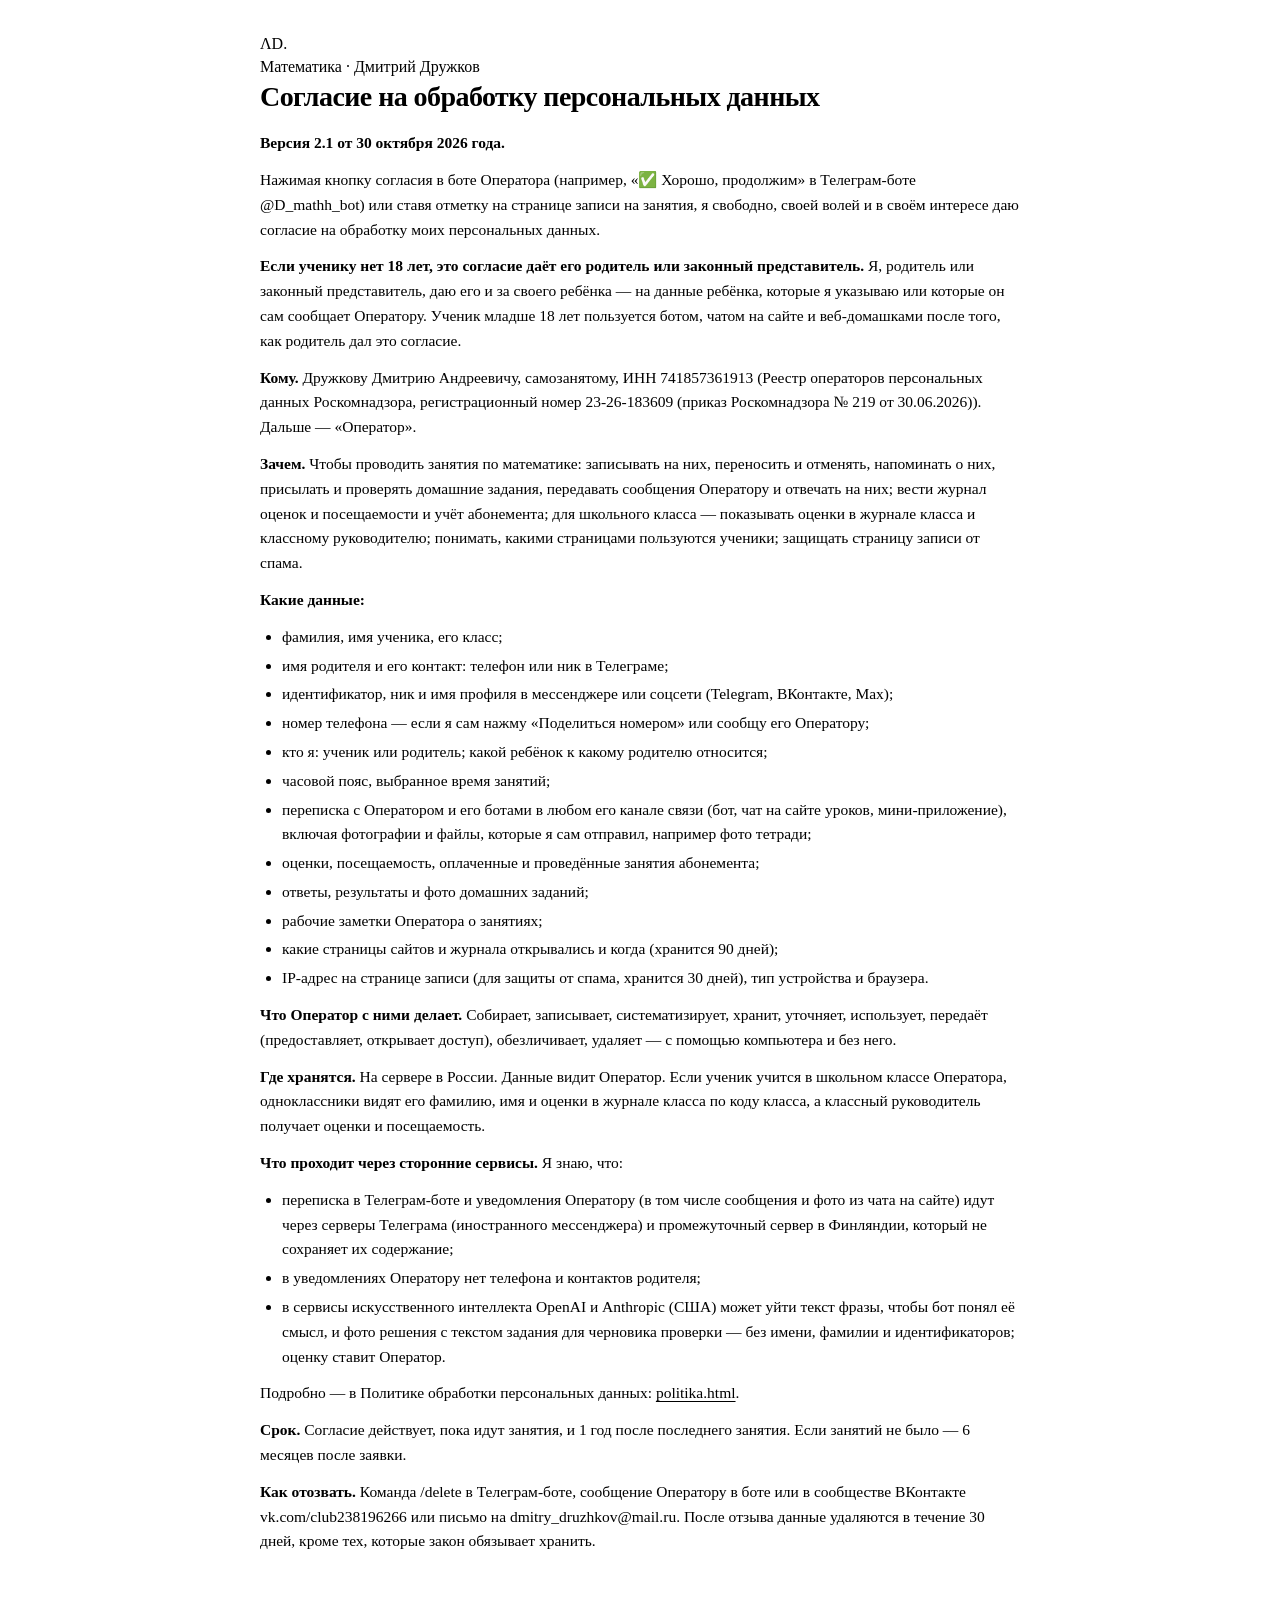
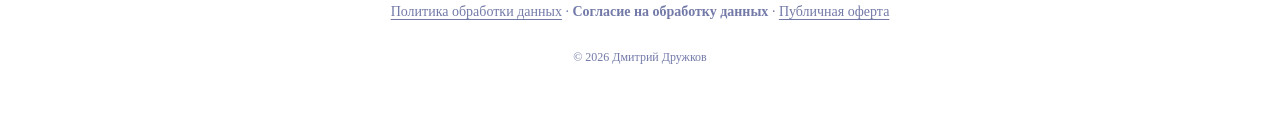
<file: soglasie.html>
<!DOCTYPE html>
<html lang="ru">
<head>
<meta charset="UTF-8">
<meta name="viewport" content="width=device-width, initial-scale=1, viewport-fit=cover">
<title>Согласие на обработку данных</title>
<meta name="description" content="Согласие на обработку персональных данных для Телеграм-бота и страницы записи.">
<meta name="theme-color" content="#0A0610">
<link rel="icon" href="favicon.svg" type="image/svg+xml">
<link rel="apple-touch-icon" href="icon-180.png">
<link rel="stylesheet" href="https://dmitrydruzhkovv-arch.github.io/di-brand-kit/brand-kit.css">
<link rel="stylesheet" href="style.css?v=2610301453">
</head>
<body class="lk-page">
  <!-- собрано _tools/build_docs.py из текста Нормы (согласие_пдн_онлайн_v2.1.md); руками не править -->
  <main class="doc">
    <header class="zp-head"><span class="lk-sign" aria-hidden="true"><span class="lk-badge lk-badge-l lk-badge--sm">Λ</span><span class="lk-badge lk-badge-d lk-badge--sm">D.</span></span>
      <div class="lk-kicker">Математика · Дмитрий Дружков</div><h1 class="zp-h1">Согласие на обработку персональных данных</h1></header>
<p><b>Версия 2.1 от 30 октября 2026 года.</b></p>
<p>Нажимая кнопку согласия в боте Оператора (например, «✅ Хорошо, продолжим» в Телеграм-боте @D_mathh_bot) или ставя отметку на странице записи на занятия, я свободно, своей волей и в своём интересе даю согласие на обработку моих персональных данных.</p>
<p><b>Если ученику нет 18 лет, это согласие даёт его родитель или законный представитель.</b> Я, родитель или законный представитель, даю его и за своего ребёнка — на данные ребёнка, которые я указываю или которые он сам сообщает Оператору. Ученик младше 18 лет пользуется ботом, чатом на сайте и веб-домашками после того, как родитель дал это согласие.</p>
<p><b>Кому.</b> Дружкову Дмитрию Андреевичу, самозанятому, ИНН 741857361913 (Реестр операторов персональных данных Роскомнадзора, регистрационный номер 23-26-183609 (приказ Роскомнадзора № 219 от 30.06.2026)). Дальше — «Оператор».</p>
<p><b>Зачем.</b> Чтобы проводить занятия по математике: записывать на них, переносить и отменять, напоминать о них, присылать и проверять домашние задания, передавать сообщения Оператору и отвечать на них; вести журнал оценок и посещаемости и учёт абонемента; для школьного класса — показывать оценки в журнале класса и классному руководителю; понимать, какими страницами пользуются ученики; защищать страницу записи от спама.</p>
<p><b>Какие данные:</b></p>
<ul><li>фамилия, имя ученика, его класс;</li><li>имя родителя и его контакт: телефон или ник в Телеграме;</li><li>идентификатор, ник и имя профиля в мессенджере или соцсети (Telegram, ВКонтакте, Max);</li><li>номер телефона — если я сам нажму «Поделиться номером» или сообщу его Оператору;</li><li>кто я: ученик или родитель; какой ребёнок к какому родителю относится;</li><li>часовой пояс, выбранное время занятий;</li><li>переписка с Оператором и его ботами в любом его канале связи (бот, чат на сайте уроков, мини-приложение), включая фотографии и файлы, которые я сам отправил, например фото тетради;</li><li>оценки, посещаемость, оплаченные и проведённые занятия абонемента;</li><li>ответы, результаты и фото домашних заданий;</li><li>рабочие заметки Оператора о занятиях;</li><li>какие страницы сайтов и журнала открывались и когда (хранится 90 дней);</li><li>IP-адрес на странице записи (для защиты от спама, хранится 30 дней), тип устройства и браузера.</li></ul>
<p><b>Что Оператор с ними делает.</b> Собирает, записывает, систематизирует, хранит, уточняет, использует, передаёт (предоставляет, открывает доступ), обезличивает, удаляет — с помощью компьютера и без него.</p>
<p><b>Где хранятся.</b> На сервере в России. Данные видит Оператор. Если ученик учится в школьном классе Оператора, одноклассники видят его фамилию, имя и оценки в журнале класса по коду класса, а классный руководитель получает оценки и посещаемость.</p>
<p><b>Что проходит через сторонние сервисы.</b> Я знаю, что:</p>
<ul><li>переписка в Телеграм-боте и уведомления Оператору (в том числе сообщения и фото из чата на сайте) идут через серверы Телеграма (иностранного мессенджера) и промежуточный сервер в Финляндии, который не сохраняет их содержание;</li><li>в уведомлениях Оператору нет телефона и контактов родителя;</li><li>в сервисы искусственного интеллекта OpenAI и Anthropic (США) может уйти текст фразы, чтобы бот понял её смысл, и фото решения с текстом задания для черновика проверки — без имени, фамилии и идентификаторов; оценку ставит Оператор.</li></ul>
<p>Подробно — в Политике обработки персональных данных: <a href="politika.html">politika.html</a>.</p>
<p><b>Срок.</b> Согласие действует, пока идут занятия, и 1 год после последнего занятия. Если занятий не было — 6 месяцев после заявки.</p>
<p><b>Как отозвать.</b> Команда /delete в Телеграм-боте, сообщение Оператору в боте или в сообществе ВКонтакте vk.com/club238196266 или письмо на dmitry_druzhkov@mail.ru. После отзыва данные удаляются в течение 30 дней, кроме тех, которые закон обязывает хранить.</p>
    <nav class="doc-nav" aria-label="Документы"><a href="politika.html">Политика обработки данных</a> · <a href="soglasie.html" aria-current="page">Согласие на обработку данных</a> · <a href="oferta.html">Публичная оферта</a></nav>
    <footer class="zp-foot">© 2026 Дмитрий Дружков</footer>
  </main>
</body>
</html>
</file>
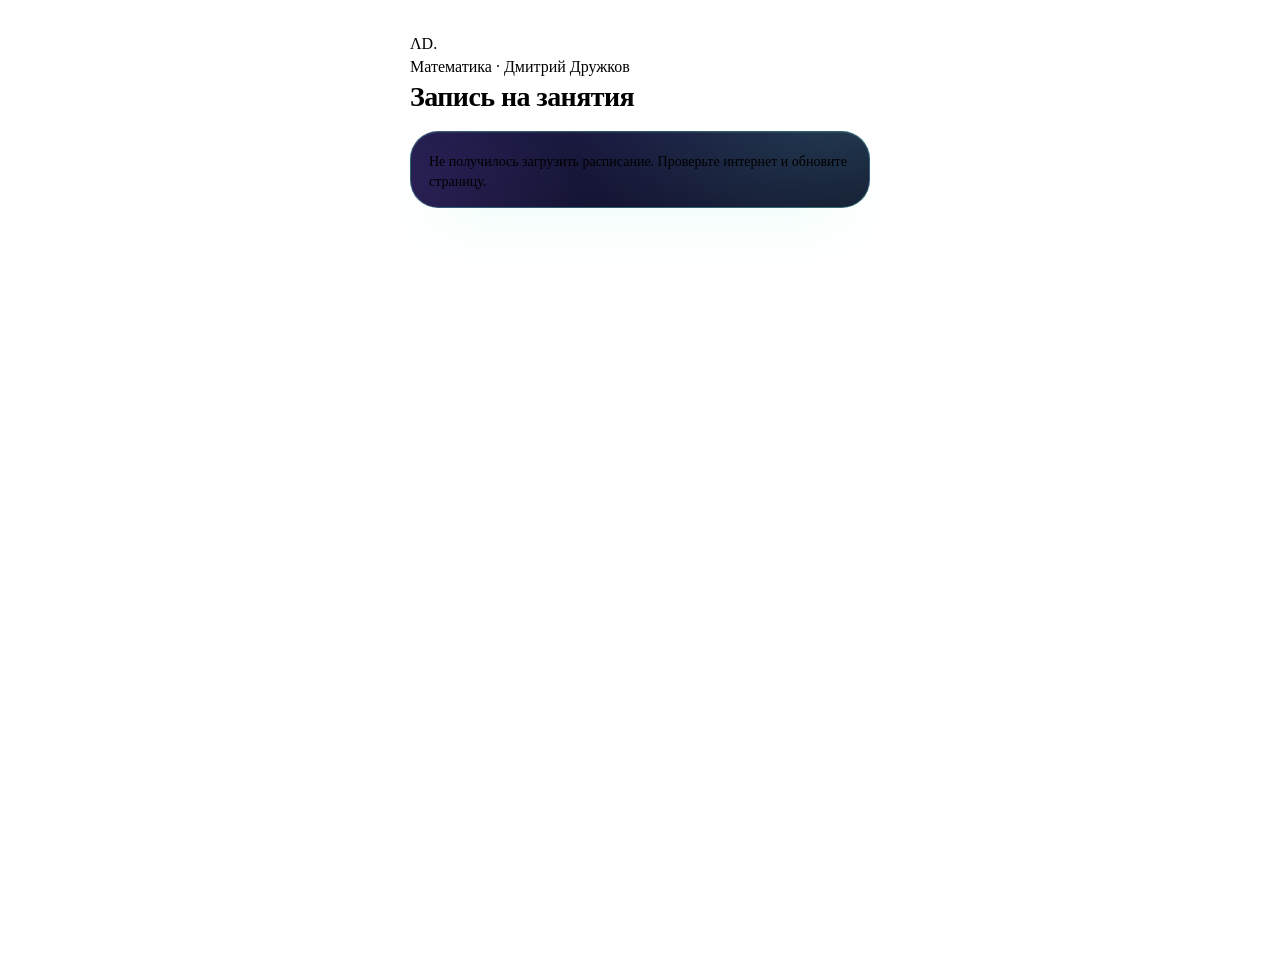
<file: zapis.html>
<!DOCTYPE html>
<html lang="ru">
<head>
<meta charset="UTF-8">
<meta name="viewport" content="width=device-width, initial-scale=1, viewport-fit=cover">
<title>Запись на занятия</title>
<meta name="description" content="Запись на занятия математикой: выберите свободное время — оно сразу закрепится за вами.">
<meta name="robots" content="noindex, nofollow">
<meta name="theme-color" content="#0A0610">
<link rel="icon" href="favicon.svg" type="image/svg+xml">
<link rel="apple-touch-icon" href="icon-180.png">
<link rel="stylesheet" href="https://dmitrydruzhkovv-arch.github.io/di-brand-kit/brand-kit.css">
<link rel="stylesheet" href="style.css?v=2610301453">
</head>
<body class="lk-page">
  <!-- живая запись (D, 28.09): время закрывается сразу у всех; данные — только на сервере в РФ -->
  <main class="okp zp" id="zp" aria-live="polite"></main>
  <div class="toast" id="toast" role="status" aria-live="polite"></div>
  <script src="zapis.js?v=2610301453"></script>
</body>
</html>
</file>
<file: style.css>
/* ════════════════════════════════════════════════════════════════
   style.css — Кабинет D. (поверх бренд-кита di-brand-kit: токены --lk-*)
   Телефон первым: нижняя панель разделов, крупные цели касания (≥44px).
   Цвета типов занятий различаются не только цветом (у D особое
   цветовосприятие): группы — мята + метка ОГЭ/ЕГЭ, школа — серый,
   резерв — пунктир, «другое» — пунктирная рамка.
   Анимации — только transform и opacity.
   ════════════════════════════════════════════════════════════════ */

:root{
  --kb-max:1240px;
  --kb-gut:16px;
  --kb-hh:42px;                 /* высота часа в сетке недели */
  --kb-tcol:30px;               /* колонка времени */
  --kb-nav:73px;                /* нижняя панель разделов: 8 + 56 + 8 + рамка 1 */
  --kb-safe-b:env(safe-area-inset-bottom, 0px);
  --kb-panel:rgba(20,20,46,.80);
  --kb-panel-2:rgba(14,14,34,.86);
  --kb-dim:#737aa8;
  --kb-grid:rgba(52,52,96,.70);
  --kb-grid-2:rgba(52,52,96,.30);
  --kb-ease:cubic-bezier(.16,1,.3,1);
  --kb-school:#94a3b8;
  /* радиусы — БРЕНД-КОД: одна доминанта 14 и кратные 7 / 28; теги 4; «таблетка» запрещена */
  --kb-r-xs:4px; --kb-r-s:7px; --kb-r-m:14px; --kb-r-l:28px;
}
@media (min-width:720px){
  :root{ --kb-gut:24px; --kb-hh:50px; --kb-tcol:50px; }
}

/* ───────── база ───────── */
html{ -webkit-text-size-adjust:100%; }
body.lk-page{ min-height:100dvh; font-size:16px; line-height:1.45; }
body.is-locked{ overflow:hidden; }
button{ font:inherit; color:inherit; background:none; border:0; padding:0; cursor:pointer; touch-action:manipulation; -webkit-tap-highlight-color:transparent; }
a{ color:inherit; }
input, textarea, select{ font:inherit; color:inherit; }
:focus-visible{ outline:2px solid var(--lk-violet); outline-offset:2px; }
.i{ width:22px; height:22px; fill:none; stroke:currentColor; stroke-width:2; stroke-linecap:round; stroke-linejoin:round; flex:0 0 auto; }
.sr{ position:absolute !important; width:1px; height:1px; overflow:hidden; clip:rect(0 0 0 0); white-space:nowrap; }
.mono{ font-family:var(--lk-mono); font-variant-numeric:tabular-nums; }

.kb{
  max-width:var(--kb-max); margin:0 auto;
  padding:0 var(--kb-gut) calc(var(--kb-nav) + 104px + var(--kb-safe-b));
  min-height:100dvh;
}
@media (min-width:720px){ .kb{ padding-bottom:calc(var(--kb-nav) + 28px + var(--kb-safe-b)); } }
@media (min-width:1200px){ .kb{ padding-bottom:48px; } }

/* ───────── шапка ───────── */
/* сверху — запас под часы и батарейку, когда кабинет запущен с экрана «Домой» на айфоне */
.kb-top{ display:flex; align-items:center; gap:10px; padding:calc(14px + env(safe-area-inset-top, 0px)) 0 12px; }
.kb-brand{ display:flex; align-items:center; gap:6px; min-width:0; }
/* Λ — светлая тема, D. — тёмная (как на сайте учеников). Активная — яркая с кольцом */
.kb-theme{ margin:0; gap:0; opacity:1; justify-content:flex-start; }
.kb-tm{ width:38px; height:38px; display:grid; place-items:center; border-radius:50%; opacity:.4; transition:opacity .2s, transform .18s var(--kb-ease); }
.kb-tm:hover{ opacity:.75; }
.kb-tm:active{ transform:scale(.9); }
.kb-tm[aria-pressed="true"]{ opacity:1; }
.kb-tm[aria-pressed="true"] .lk-badge{ outline:2px solid var(--lk-ink); outline-offset:2px; }
.kb-name{ font-weight:900; font-size:19px; letter-spacing:-.02em; white-space:nowrap; color:var(--lk-ink); text-decoration:none; margin-left:4px; }

.kb-tabs{ display:none; }
@media (min-width:1200px){
  /* восемь вкладок и часы влезают в шапку только с 1200px; уже — нижняя панель */
  .kb-brand{ flex:0 0 auto; }
  /* вкладок прибавляется: не влезли — ряд листается вбок, а не выталкивает кнопки справа */
  .kb-tabs{ display:flex; gap:4px; padding:4px; margin-left:14px; min-width:0; overflow-x:auto; scrollbar-width:none; border-radius:var(--kb-r-m); border:1px solid var(--lk-line); background:var(--kb-panel-2); }
  .kb-tabs::-webkit-scrollbar{ display:none; }
  .kb-tabs a{ flex:0 0 auto; white-space:nowrap; display:flex; align-items:center; gap:8px; height:42px; padding:0 16px; border-radius:var(--kb-r-s); font-weight:700; font-size:14.5px; color:var(--lk-muted); text-decoration:none; transition:color .2s, background .2s, transform .15s var(--kb-ease); }
  .kb-tabs a:hover{ color:var(--lk-ink); }
  .kb-tabs a:active{ transform:scale(.97); }
  .kb-tabs a.is-on{ color:#fff; background:linear-gradient(160deg, rgba(168,85,247,.34), rgba(79,70,229,.26)); box-shadow:inset 0 0 0 1px rgba(168,85,247,.5); }
  .kb-tabs .i{ width:19px; height:19px; }
  /* вкладок стало восемь: с подписями они не влезают в 1240px. Подпись — только у открытой, у остальных иконка и подсказка */
  .kb-tabs a{ padding:0 13px; }
  .kb-tabs a:not(.is-on) span{ display:none; }
  .kb-tabs a.is-on{ padding:0 16px; }
}

.kb-status{
  margin-left:auto; display:inline-flex; align-items:center; gap:8px; height:40px; padding:0 13px;
  border-radius:var(--kb-r-m); border:1px solid var(--lk-line); background:var(--kb-panel-2);
  font-size:12.5px; font-weight:700; color:var(--lk-muted); white-space:nowrap;
  transition:transform .15s var(--kb-ease);
}
.kb-status:active{ transform:scale(.97); }
.kb-status i{ width:8px; height:8px; border-radius:50%; background:#6b6f93; flex:0 0 8px; }
.kb-status[data-s="synced"] i{ background:var(--lk-mint); box-shadow:0 0 10px rgba(94,234,212,.75); }
.kb-status[data-s="syncing"] i{ background:var(--lk-violet); animation:kb-pulse 1s ease-in-out infinite; }
.kb-status[data-s="offline"] i,
.kb-status[data-s="badkey"] i{ background:var(--lk-bad); }
.kb-ibtn{
  width:44px; height:44px; border-radius:var(--kb-r-m); display:grid; place-items:center; flex:0 0 44px;
  border:1px solid var(--lk-line); background:var(--kb-panel-2); color:var(--lk-ink);
  transition:transform .15s var(--kb-ease), border-color .2s;
}
.kb-ibtn:hover{ border-color:rgba(168,85,247,.6); }
.kb-ibtn:active{ transform:scale(.94); }

/* ───────── нижняя панель разделов (телефон) ─────────
   Одна строка, листается вбок (D 29.09: вкладок больше пяти — сетка уходила
   во вторую строку). На экране 4,5 кнопки: пятая видна наполовину и сама
   подсказывает, что панель листается; на планшете кнопки растягиваются. */
.kb-nav{
  position:fixed; left:0; right:0; bottom:0; z-index:30;
  display:flex; gap:2px;
  padding:8px 6px calc(8px + var(--kb-safe-b));
  overflow-x:auto; overflow-y:hidden; overscroll-behavior-x:contain;
  scroll-snap-type:x proximity; scroll-padding:0 6px; scrollbar-width:none;
  background:rgba(10,6,16,.88);
  -webkit-backdrop-filter:blur(14px) saturate(1.2); backdrop-filter:blur(14px) saturate(1.2);
  border-top:1px solid var(--lk-line);
}
.kb-nav::-webkit-scrollbar{ display:none; }
.kb-nav a{
  flex:1 0 max(72px, min(96px, calc((100% - 9px) / 4.5))); scroll-snap-align:start;
  display:flex; flex-direction:column; align-items:center; justify-content:center; gap:4px;
  height:56px; border-radius:var(--kb-r-m); font-size:12px; font-weight:700; color:var(--lk-muted); text-decoration:none;
  white-space:nowrap;
  transition:color .2s, background .2s, transform .15s var(--kb-ease);
}
.kb-nav a:active{ transform:scale(.95); }
.kb-nav a.is-on{ color:#fff; background:linear-gradient(160deg, rgba(168,85,247,.32), rgba(79,70,229,.24)); box-shadow:inset 0 0 0 1px rgba(168,85,247,.5); }
.kb-nav .i{ width:24px; height:24px; }
@media (min-width:1200px){ .kb-nav{ display:none; } }

/* кнопка «+» */
.kb-fab{
  position:fixed; right:16px; bottom:calc(var(--kb-nav) + 16px + var(--kb-safe-b)); z-index:31;
  width:62px; height:62px; border-radius:var(--kb-r-m); display:grid; place-items:center; color:#fff;
  background:linear-gradient(135deg, var(--lk-violet), var(--lk-indigo));
  box-shadow:0 14px 32px -8px rgba(124,58,237,.7);
  transition:transform .18s var(--kb-ease), opacity .2s;
}
.kb-fab .i{ width:30px; height:30px; stroke-width:2.4; }
.kb-fab:active{ transform:scale(.92); }
.kb-fab[hidden]{ display:none; }
@media (min-width:720px){ .kb-fab{ display:none; } }

/* ───────── разделы ───────── */
.kb-view[hidden]{ display:none; }
.kb-view.is-in{ animation:kb-in .45s var(--kb-ease) both; }

/* ═════════════ НЕДЕЛЯ ═════════════ */
.wkv{ display:grid; gap:14px; }
.wkv-rail{ display:grid; gap:12px; align-content:start; }
.wkv-main{ min-width:0; }
@media (min-width:1100px){
  .wkv{ grid-template-columns:minmax(0,1fr) 336px; grid-template-areas:"main rail"; align-items:start; gap:22px; }
  .wkv-rail{ grid-area:rail; position:sticky; top:14px; }
  .wkv-main{ grid-area:main; }
}

.hello small{ display:block; font-size:13.5px; color:var(--lk-muted); }
.hello h1{ margin:3px 0 0; display:flex; flex-wrap:wrap; align-items:baseline; justify-content:space-between; gap:2px 12px; font-size:23px; line-height:1.15; font-weight:900; letter-spacing:-.02em; }
.hello h1 .mono{ font-size:20px; font-weight:500; color:var(--lk-ink); }

/* карточка «сейчас / дальше» */
.now{
  position:relative; overflow:hidden; isolation:isolate;
  border-radius:var(--kb-r-m); padding:16px 16px 14px;
  background:linear-gradient(160deg, rgba(36,31,82,.94), rgba(18,18,42,.94));
  border:1px solid rgba(168,85,247,.30);
  box-shadow:inset 0 1px 0 rgba(255,255,255,.06), 0 20px 44px -26px rgba(124,58,237,.6);
}
.now::before{
  content:""; position:absolute; z-index:-1; right:-70px; top:-90px; width:260px; height:260px;
  background:radial-gradient(closest-side, rgba(168,85,247,.30), transparent); pointer-events:none;
}
.now-k{ display:flex; align-items:center; justify-content:space-between; gap:10px; font-family:var(--lk-mono); font-size:12px; font-weight:700; letter-spacing:.14em; text-transform:uppercase; color:#d8b4fe; }
.now-k > span{ display:inline-flex; align-items:center; gap:8px; }
.now.is-live .now-k > span::before{ content:""; width:8px; height:8px; border-radius:50%; background:var(--lk-mint); box-shadow:0 0 10px var(--lk-mint); animation:kb-pulse 1.4s ease-in-out infinite; }
.now-chip{ font-family:var(--lk-font); letter-spacing:0; text-transform:none; font-size:12.5px; font-weight:700; color:#fff; padding:5px 10px; border-radius:var(--kb-r-s); background:rgba(168,85,247,.22); border:1px solid rgba(168,85,247,.45); white-space:nowrap; }
.now-t{ display:block; width:100%; text-align:left; margin:10px 0 2px; font-size:22px; font-weight:900; line-height:1.15; letter-spacing:-.01em; overflow-wrap:anywhere; }
.now-s{ font-size:14px; color:var(--lk-muted); }
.strip{ position:relative; margin:14px 0 4px; }
.strip-bar{ position:relative; height:12px; border-radius:var(--kb-r-xs); overflow:hidden; background:rgba(255,255,255,.05); border:1px solid var(--lk-line); }
.strip-bar i{ position:absolute; top:0; bottom:0; left:calc(var(--a) * 100%); width:max(3px, calc(var(--w) * 100%)); border-radius:2px; }
.strip-bar i.t-solo{ background:var(--lk-violet); }
.strip-bar i.t-group{ background:var(--lk-mint); }
.strip-bar i.t-school{ background:var(--kb-school); }
.strip-bar i.t-other{ background:#818cf8; }
.strip-bar i.is-past{ opacity:.35; }
.strip-now{ position:absolute; top:-4px; bottom:-4px; left:calc(var(--m) * 100%); width:2px; margin-left:-1px; background:#fff; border-radius:2px; box-shadow:0 0 8px rgba(255,255,255,.9); }
.strip-h{ position:relative; height:14px; margin-top:5px; font-family:var(--lk-mono); font-size:10.5px; color:var(--kb-dim); }
.strip-h span{ position:absolute; top:0; left:calc(var(--p) * 100%); transform:translateX(-50%); }
.strip-h span:first-child{ transform:none; }
.now-f{ margin-top:10px; padding-top:10px; border-top:1px solid rgba(255,255,255,.07); font-size:13.5px; color:var(--lk-muted); }
.now-f b{ color:var(--lk-ink); font-weight:700; }

/* следующий шаг чек-листа */
.nx{ display:flex; align-items:center; gap:12px; padding:12px 12px 12px 14px; border-radius:var(--kb-r-m); background:var(--kb-panel); border:1px solid var(--lk-line); }
.nx-tx{ flex:1; min-width:0; }
.nx-tx small{ display:block; font-family:var(--lk-mono); font-size:11px; font-weight:700; letter-spacing:.12em; text-transform:uppercase; color:var(--lk-mint); }
.nx-tx p{ margin:3px 0 0; font-size:14.5px; line-height:1.35; display:-webkit-box; -webkit-line-clamp:2; -webkit-box-orient:vertical; overflow:hidden; }
.nx-ck{ display:grid; place-items:center; width:44px; height:44px; flex:0 0 44px; margin:-6px -4px -6px -8px; cursor:pointer; }
.nx-ck:hover .ck{ border-color:var(--lk-violet); }
.nx-ck:active .ck{ transform:scale(.88); }
.nx-ck input:focus-visible + .ck{ outline:2px solid var(--lk-violet); outline-offset:2px; }
.nx.is-done .ck{ background:linear-gradient(135deg, var(--lk-violet), var(--lk-violet-deep)); border-color:transparent; }
.nx.is-done .ck .i{ stroke-dashoffset:0; }
.nx.is-done .nx-tx p{ color:var(--kb-dim); text-decoration:line-through; transition:color .3s; }
.nx-go{ width:40px; height:40px; border-radius:var(--kb-r-m); display:grid; place-items:center; color:var(--lk-muted); flex:0 0 40px; text-decoration:none; }
.nx-go:hover{ color:var(--lk-ink); }
.nx.is-empty .nx-tx small{ color:var(--lk-muted); }

/* список дня — только на широком экране, в правой колонке */
.agenda{ display:none; }
@media (min-width:1100px){
  .agenda{ display:block; border-radius:var(--kb-r-m); padding:12px 8px 6px; background:var(--kb-panel); border:1px solid var(--lk-line); }
  .agenda h3{ margin:0 8px 6px; font-family:var(--lk-mono); font-size:11px; font-weight:700; letter-spacing:.12em; text-transform:uppercase; color:var(--lk-muted); }
  .ag{ display:grid; grid-template-columns:92px 12px minmax(0,1fr); align-items:center; gap:8px; width:100%; padding:9px 8px; border-radius:var(--kb-r-s); text-align:left; transition:background .2s; }
  .ag:hover{ background:rgba(255,255,255,.04); }
  .ag .mono{ font-size:12.5px; color:var(--lk-muted); }
  .ag i{ width:10px; height:10px; border-radius:var(--kb-r-xs); }
  .ag b{ font-size:14.5px; font-weight:700; white-space:nowrap; overflow:hidden; text-overflow:ellipsis; }
  .ag.is-past{ opacity:.45; }
  .ag.is-now{ background:rgba(168,85,247,.14); box-shadow:inset 0 0 0 1px rgba(168,85,247,.45); }
  .ag-none{ margin:4px 8px 8px; font-size:14px; color:var(--kb-dim); }
}

/* заголовок недели */
.wk-head{ display:flex; align-items:center; gap:8px; flex-wrap:wrap; }
.wk-arrow{ width:44px; height:44px; border-radius:var(--kb-r-m); display:grid; place-items:center; border:1px solid var(--lk-line); background:var(--kb-panel-2); transition:transform .15s var(--kb-ease), border-color .2s; }
.wk-arrow:hover{ border-color:rgba(168,85,247,.6); }
.wk-arrow:active{ transform:scale(.93); }
.wk-title{ font-size:19px; font-weight:900; letter-spacing:-.01em; padding:0 4px; white-space:nowrap; }
.wk-title small{ display:block; font-size:11.5px; font-weight:700; letter-spacing:.12em; text-transform:uppercase; color:var(--lk-muted); font-family:var(--lk-mono); }
.wk-today{ height:38px; padding:0 14px; border-radius:var(--kb-r-m); font-size:13.5px; font-weight:700; color:#E9D5FF; border:1px solid rgba(168,85,247,.55); background:rgba(168,85,247,.12); }
.wk-today:active{ transform:scale(.96); }
.wk-add{ display:none; margin-left:auto; }
@media (min-width:720px){
  .wk-add{ display:inline-flex; align-items:center; gap:8px; height:46px; padding:0 20px; font-size:15.5px; }
  .wk-add .i{ width:20px; height:20px; stroke-width:2.4; }
}

.wk-stats{ display:grid; grid-template-columns:repeat(3, minmax(0,1fr)); margin:12px 0; border-radius:var(--kb-r-m); border:1px solid var(--lk-line); background:var(--kb-panel); overflow:hidden; }
.wk-stats > *{ padding:10px 12px; border-left:1px solid var(--lk-line); text-align:left; min-width:0; }
.wk-stats > :first-child{ border-left:0; }
.wk-stats b{ display:block; font-family:var(--lk-mono); font-size:19px; font-weight:700; line-height:1.2; color:var(--lk-ink); white-space:nowrap; }
.wk-stats b small{ font-family:var(--lk-font); font-size:12px; font-weight:700; color:var(--lk-muted); margin:0 3px 0 1px; }
.wk-stats b .i{ width:16px; height:16px; vertical-align:-2px; margin-left:4px; }
.wk-stats span{ display:block; font-size:12px; color:var(--lk-muted); white-space:nowrap; overflow:hidden; text-overflow:ellipsis; }
.wk-stats button{ transition:background .2s; }
.wk-stats button:hover{ background:rgba(94,234,212,.06); }
.wk-stats button b{ color:var(--lk-mint); }

/* сетка недели */
.wk{
  position:relative; display:grid; grid-template-columns:var(--kb-tcol) repeat(7, minmax(0,1fr));
  border-radius:var(--kb-r-m); border:1px solid var(--lk-line); background:rgba(13,13,32,.86);
  overflow:clip; /* скругляет углы шапки дней, не ломая её «липкость» */
}
.wk-corner, .wk-dh{
  position:sticky; top:0; z-index:5; height:50px;
  background:rgba(17,17,40,.97); border-bottom:1px solid var(--lk-line);
}
.wk-dh{ display:flex; flex-direction:column; align-items:center; justify-content:center; gap:2px; font-size:11.5px; font-weight:700; color:var(--lk-muted); border-left:1px solid var(--kb-grid-2); }
.wk-dh b{ font-family:var(--lk-mono); font-size:15px; line-height:1.1; color:var(--lk-ink); padding:1px 6px; border-radius:var(--kb-r-s); }
.wk-dh.is-today{ color:#E9D5FF; }
.wk-dh.is-today b{ color:#fff; background:linear-gradient(135deg, var(--lk-violet), var(--lk-violet-deep)); box-shadow:0 4px 14px rgba(168,85,247,.5); }
.wk-dh.is-past{ opacity:.55; }
.wk-times{ position:relative; height:calc(var(--rows) * var(--kb-hh)); }
.wk-times span{ position:absolute; right:5px; top:calc(var(--h) * var(--kb-hh) - 7px); font-family:var(--lk-mono); font-size:10.5px; color:var(--kb-dim); }
.wk-times span:first-child{ top:3px; }
.wk-col{
  position:relative; height:calc(var(--rows) * var(--kb-hh));
  border-left:1px solid var(--kb-grid-2); cursor:cell;
  background-image:repeating-linear-gradient(to bottom,
    var(--kb-grid) 0 1px, transparent 1px calc(var(--kb-hh) / 2),
    var(--kb-grid-2) calc(var(--kb-hh) / 2) calc(var(--kb-hh) / 2 + 1px), transparent calc(var(--kb-hh) / 2 + 1px) var(--kb-hh));
}
.wk-col.is-today{ background-color:rgba(168,85,247,.07); }
.wk-col.is-past{ background-color:rgba(0,0,0,.14); }

/* занятие */
.ev{
  position:absolute; z-index:2;
  top:calc(var(--s) * var(--kb-hh) / 60 + 1px);
  height:calc(var(--d) * var(--kb-hh) / 60 - 2px);
  left:calc(2px + (100% - 4px) * var(--l) / var(--n));
  width:calc((100% - 4px) / var(--n) - 2px);
  display:flex; flex-direction:column; gap:1px; padding:3px 4px; overflow:hidden; text-align:left;
  border-radius:var(--kb-r-s); border:1px solid transparent; font-size:11px; line-height:1.2;
  transition:transform .18s var(--kb-ease), filter .2s, box-shadow .2s;
}
/* всплывают только при открытии недели, а не при каждой перерисовке */
.wk.is-anim .ev{ animation:kb-pop .42s var(--kb-ease) both; animation-delay:calc(var(--i, 0) * 14ms); }
.ev:hover{ transform:translateY(-1px); filter:brightness(1.14); z-index:3; }
.ev:active{ transform:scale(.96); }
.ev-t{ font-family:var(--lk-mono); font-size:9.5px; opacity:.82; white-space:nowrap; overflow:hidden; }
.ev-end{ display:none; }
.ev-n{ font-weight:700; white-space:nowrap; overflow:hidden; text-overflow:ellipsis; }
.ev-full{ display:none; }
.ev-tag{ align-self:flex-start; font-family:var(--lk-mono); font-size:9px; font-weight:700; padding:0 4px; border-radius:var(--kb-r-xs); background:rgba(0,0,0,.30); line-height:1.5; }
.ev.is-short .ev-t{ display:none; }
.ev--solo{ background:linear-gradient(160deg, rgba(168,85,247,.62), rgba(124,58,237,.44)); border-color:rgba(200,150,255,.8); color:#fff; }
.ev--group{ background:linear-gradient(160deg, rgba(94,234,212,.38), rgba(20,184,166,.22)); border-color:rgba(94,234,212,.8); color:#effffc; }
.ev--school{ background:rgba(148,163,184,.17); border-color:rgba(148,163,184,.46); color:#dbe2ec; }
.ev--other{ background:rgba(79,70,229,.14); border:1px dashed rgba(129,140,248,.7); color:#e0e4ff; }
.ev.is-past{ opacity:.5; filter:saturate(.55); }
.ev.is-now{ box-shadow:0 0 0 2px #fff, 0 0 18px rgba(168,85,247,.75); z-index:3; }
.ev.is-off{ background:rgba(10,10,26,.6); border-style:dashed; color:var(--lk-muted); opacity:.7; }
.ev.is-off .ev-n{ text-decoration:line-through; }
@media (min-width:720px){
  .ev{ padding:4px 7px; font-size:12.5px; }
  .ev-t{ font-size:10.5px; }
  .ev-end{ display:inline; }
  .ev-short{ display:none; }
  .ev-full{ display:-webkit-box; -webkit-line-clamp:2; -webkit-box-orient:vertical; white-space:normal; }
  .ev.is-short .ev-full{ -webkit-line-clamp:1; }
  .ev-tag{ font-size:10px; }
}

/* резерв — фон-зона, занятиям не мешает */
.zone{
  position:absolute; z-index:1; left:2px; right:2px;
  top:calc(var(--s) * var(--kb-hh) / 60 + 1px);
  height:calc(var(--d) * var(--kb-hh) / 60 - 2px);
  border-radius:var(--kb-r-s); border:1.5px dashed rgba(192,132,252,.6);
  background:repeating-linear-gradient(135deg, rgba(168,85,247,.13) 0 6px, transparent 6px 12px);
  pointer-events:none;
}
.zone-tag{
  pointer-events:auto; position:absolute; left:2px; right:2px; top:2px;
  padding:3px 3px; border-radius:var(--kb-r-s); text-align:left;
  font-family:var(--lk-mono); font-size:8.5px; font-weight:700; letter-spacing:.04em; text-transform:uppercase;
  color:#e3c8ff; white-space:nowrap; overflow:hidden; text-overflow:ellipsis;
}
.zone-tag:hover{ background:rgba(168,85,247,.22); }
.zone.is-off{ opacity:.35; }
/* телефон: колонка узкая — подпись резерва идёт вертикально во всю высоту зоны */
@media (max-width:719px){
  .zone-tag{ top:2px; bottom:2px; left:50%; right:auto; width:16px; margin-left:-8px; padding:4px 0; writing-mode:vertical-rl; text-align:start; letter-spacing:.12em; font-size:9px; }
}
@media (min-width:720px){ .zone-tag{ font-size:10px; padding:3px 6px; } }

/* линия «сейчас» */
.wk-now{ position:absolute; z-index:4; left:-1px; right:0; top:calc(var(--m) * var(--kb-hh) / 60); height:2px; margin-top:-1px; background:#fff; box-shadow:0 0 10px rgba(255,255,255,.85); pointer-events:none; }
.wk-now::before{ content:""; position:absolute; left:-5px; top:-4px; width:10px; height:10px; border-radius:50%; background:#fff; box-shadow:0 0 12px #fff; }

.wk-empty{ margin:0 0 12px; padding:12px 14px; border-radius:var(--kb-r-m); border:1px dashed #3a3a6a; color:var(--lk-muted); font-size:14px; }
.wk-legend{ display:flex; flex-wrap:wrap; gap:6px 14px; margin-top:12px; font-size:12.5px; color:var(--lk-muted); }
.wk-legend span{ display:inline-flex; align-items:center; gap:7px; }
.wk-legend i{ width:16px; height:12px; border-radius:var(--kb-r-xs); }
.lg-solo{ background:linear-gradient(160deg, rgba(168,85,247,.8), rgba(124,58,237,.6)); }
.lg-group{ background:linear-gradient(160deg, rgba(94,234,212,.6), rgba(20,184,166,.4)); }
.lg-school{ background:rgba(148,163,184,.4); }
.lg-reserve{ border:1.5px dashed rgba(192,132,252,.8); }
.lg-other{ border:1.5px dashed rgba(129,140,248,.8); }
.lg-off{ border:1.5px dashed #5b5f86; background:rgba(10,10,26,.6); }

/* ═════════════ ЧЕК-ЛИСТ ═════════════ */
.cl-head{ margin:4px 0 16px; }
.cl-head .lk-kicker{ margin-bottom:8px; }
.cl-title{ margin:0; font-size:26px; font-weight:900; letter-spacing:-.02em; line-height:1.1; }
.cl-sub{ margin:8px 0 0; max-width:68ch; color:var(--lk-muted); font-size:14.5px; }
.cl-total{ display:flex; align-items:center; gap:12px; margin-top:14px; }
.cl-total b{ font-family:var(--lk-mono); font-size:14px; white-space:nowrap; }
.cl-blocks{ display:grid; gap:14px; }
@media (min-width:980px){
  .cl-blocks{ display:block; columns:2 420px; column-gap:16px; }
  .cl-blocks .bl{ break-inside:avoid; margin-bottom:16px; }
}
.bl{
  border-radius:var(--kb-r-m); padding:14px 14px 8px;
  background:var(--kb-panel); border:1px solid var(--lk-line);
  box-shadow:inset 0 1px 0 rgba(255,255,255,.04);
  transition:border-color .35s, box-shadow .35s;
}
.bl.is-complete{ border-color:rgba(94,234,212,.55); box-shadow:0 0 0 1px rgba(94,234,212,.2), 0 14px 32px -20px rgba(94,234,212,.55); }
.bl-h{ display:flex; align-items:flex-start; gap:10px; }
.bl-num{ width:34px; height:34px; flex:0 0 34px; border-radius:var(--kb-r-s); display:grid; place-items:center; font-family:var(--lk-mono); font-weight:700; font-size:13px; color:#E9D5FF; background:rgba(168,85,247,.16); border:1px solid rgba(168,85,247,.42); }
.bl.is-complete .bl-num{ color:#04231f; background:var(--lk-mint); border-color:transparent; }
.bl-tt{ flex:1; min-width:0; padding-top:1px; }
.bl-tt h3{ margin:0; font-size:18px; font-weight:900; line-height:1.2; overflow-wrap:anywhere; }
.bl-tag{ display:block; margin-top:3px; font-size:12.5px; color:var(--lk-muted); }
.bl-cnt{ padding-top:7px; font-family:var(--lk-mono); font-size:13px; font-weight:700; color:var(--lk-muted); white-space:nowrap; }
.bl.is-complete .bl-cnt{ color:var(--lk-mint); }
.bl-more{ width:38px; height:38px; flex:0 0 38px; margin:-2px -4px 0 0; border-radius:var(--kb-r-m); display:grid; place-items:center; color:var(--kb-dim); }
.bl-more:hover{ color:var(--lk-ink); background:rgba(255,255,255,.05); }
.bl .lk-progress{ margin:12px 0 4px; height:6px; }
.bl.is-complete .lk-fill{ background:linear-gradient(90deg, #2dd4bf, var(--lk-mint)); box-shadow:0 0 12px rgba(94,234,212,.6); }
.bl-note{ margin:8px 0 2px; font-size:13.5px; line-height:1.45; color:var(--lk-muted); }
.its{ display:grid; margin-top:4px; }
.it{ display:flex; align-items:flex-start; border-top:1px solid rgba(52,52,96,.5); }
.it:first-child{ border-top:0; }
.it-main{ flex:1; min-width:0; display:flex; align-items:flex-start; gap:12px; padding:12px 2px; cursor:pointer; }
.ck{
  width:26px; height:26px; flex:0 0 26px; margin-top:-1px; border-radius:var(--kb-r-s); display:grid; place-items:center;
  border:2px solid #4c4c80; background:rgba(8,8,22,.5);
  transition:background .2s, border-color .2s, transform .18s var(--kb-ease);
}
.ck .i{ width:16px; height:16px; stroke:#fff; stroke-width:3; stroke-dasharray:24; stroke-dashoffset:24; transition:stroke-dashoffset .32s var(--kb-ease) .04s; }
.it-main:active .ck{ transform:scale(.88); }
.it-main:hover .ck{ border-color:var(--lk-violet); }
.it.is-done .ck{ background:linear-gradient(135deg, var(--lk-violet), var(--lk-violet-deep)); border-color:transparent; box-shadow:0 4px 12px -2px rgba(168,85,247,.6); }
.it.is-done .ck .i{ stroke-dashoffset:0; }
.it-main input:focus-visible + .ck{ outline:2px solid var(--lk-violet); outline-offset:2px; }
/* номер пункта — не моноширинным: в JetBrains Mono «1б» читается как «16» */
.it-num{ flex:0 0 auto; min-width:24px; padding-top:1px; font-size:13px; font-weight:700; color:#c084fc; }
.it-tx{ flex:1; min-width:0; font-size:15px; line-height:1.42; overflow-wrap:anywhere; transition:color .25s; }
.it-tx b{ color:#E9D5FF; }
.it-tx a{ color:var(--lk-mint); text-underline-offset:3px; }
.it.is-done .it-tx, .it.is-done .it-num{ color:var(--kb-dim); }
.it.is-done .it-tx{ text-decoration:line-through; text-decoration-color:rgba(154,160,200,.45); }
.it.is-done .it-tx b{ color:inherit; }
.it-more{ width:40px; height:48px; flex:0 0 40px; display:grid; place-items:center; color:var(--kb-dim); border-radius:var(--kb-r-m); }
.it-more:hover{ color:var(--lk-ink); }
/* пункт-счётчик (Profi: три отклика) */
.it--cnt .it-main{ align-items:center; cursor:default; }
.cnt{ display:flex; gap:8px; }
.cnt button{ width:32px; height:32px; border-radius:50%; border:2px solid #4c4c80; background:rgba(8,8,22,.5); display:grid; place-items:center; font-family:var(--lk-mono); font-size:12px; font-weight:700; color:var(--kb-dim); transition:background .2s, border-color .2s, transform .18s var(--kb-ease), color .2s; }
.cnt button:active{ transform:scale(.88); }
.cnt button.is-on{ background:linear-gradient(135deg, var(--lk-violet), var(--lk-violet-deep)); border-color:transparent; color:#fff; box-shadow:0 0 12px rgba(168,85,247,.55); }
.it--cnt .it-tx{ font-weight:700; }
.it--cnt.is-done .it-tx{ text-decoration:none; }
.cnt-n{ font-family:var(--lk-mono); font-size:12.5px; color:var(--lk-muted); min-width:28px; text-align:right; }

.it-add{ display:flex; gap:8px; padding:8px 0 6px; }
.it-add input{ flex:1; min-width:0; height:46px; padding:0 13px; border-radius:var(--kb-r-m); border:1.5px dashed #3c3c6c; background:rgba(8,8,22,.5); font-size:15px; }
.it-add input::placeholder{ color:var(--kb-dim); }
.it-add input:focus{ outline:none; border-style:solid; border-color:var(--lk-violet); box-shadow:0 0 0 4px rgba(168,85,247,.16); }
.it-add button{ width:46px; height:46px; flex:0 0 46px; border-radius:var(--kb-r-m); display:grid; place-items:center; color:#E9D5FF; background:rgba(168,85,247,.18); border:1px solid rgba(168,85,247,.45); transition:transform .15s var(--kb-ease); }
.it-add button:active{ transform:scale(.93); }
.cl-addblock{ width:100%; height:58px; margin-top:14px; border-radius:var(--kb-r-m); border:1.5px dashed #3c3c6c; display:flex; align-items:center; justify-content:center; gap:8px; font-weight:700; color:var(--lk-muted); transition:color .2s, border-color .2s; }
.cl-addblock:hover{ color:var(--lk-ink); border-color:var(--lk-violet); }
.cl-empty{ padding:22px 18px; border-radius:var(--kb-r-m); border:1px dashed #3c3c6c; color:var(--lk-muted); text-align:center; }

/* ═════════════ ОКНА ДЛЯ РОДИТЕЛЕЙ ═════════════ */
.ok{ display:grid; gap:18px; }
@media (min-width:1000px){ .ok{ grid-template-columns:minmax(0,460px) minmax(0,1fr); align-items:start; gap:28px; } }
.ok-lead h2{ margin:0; font-size:26px; font-weight:900; letter-spacing:-.02em; line-height:1.1; }
.ok-lead p{ margin:8px 0 0; color:var(--lk-muted); font-size:14.5px; max-width:60ch; }
.seg{ display:inline-grid; grid-auto-flow:column; gap:4px; padding:4px; border-radius:var(--kb-r-m); border:1px solid var(--lk-line); background:var(--kb-panel-2); }
.seg button{ height:40px; padding:0 16px; border-radius:var(--kb-r-s); font-weight:700; font-size:14px; color:var(--lk-muted); transition:color .2s, background .2s; }
.seg button[aria-pressed="true"]{ color:#fff; background:linear-gradient(160deg, rgba(168,85,247,.34), rgba(79,70,229,.26)); box-shadow:inset 0 0 0 1px rgba(168,85,247,.5); }

.ok-card{
  position:relative; overflow:hidden; isolation:isolate;
  border-radius:var(--kb-r-l); padding:20px 18px 14px;
  background:
    radial-gradient(420px 260px at 92% -12%, rgba(94,234,212,.16), transparent 62%),
    radial-gradient(360px 240px at -10% 110%, rgba(168,85,247,.16), transparent 60%),
    linear-gradient(165deg, #1c1b46, #111129);
  border:1px solid rgba(94,234,212,.30);
  box-shadow:0 26px 60px -32px rgba(94,234,212,.4), inset 0 1px 0 rgba(255,255,255,.07);
}
.ok-top{ display:flex; align-items:center; justify-content:space-between; gap:10px; }
.ok-top .lk-sign{ margin:0; gap:6px; opacity:1; justify-content:flex-start; }
.ok-week{ font-family:var(--lk-mono); font-size:13px; font-weight:700; color:#bff7ee; padding:5px 10px; border-radius:var(--kb-r-s); background:rgba(94,234,212,.10); border:1px solid rgba(94,234,212,.3); white-space:nowrap; }
.ok-h{ margin:16px 0 4px; font-size:23px; font-weight:900; letter-spacing:-.01em; line-height:1.15; }
.ok-sub{ margin:0 0 12px; color:var(--lk-muted); font-size:14px; }
.ok-day{ display:grid; grid-template-columns:64px minmax(0,1fr); gap:10px; align-items:start; padding:11px 0; border-top:1px solid rgba(255,255,255,.07); }
.ok-dn b{ display:block; font-size:16px; font-weight:900; line-height:1.2; }
.ok-dn span{ font-family:var(--lk-mono); font-size:12px; color:var(--lk-muted); }
.ok-slots{ display:flex; flex-wrap:wrap; gap:6px; }
.ok-t{ padding:6px 10px; border-radius:var(--kb-r-s); font-family:var(--lk-mono); font-size:14px; font-weight:700; color:#042520; background:linear-gradient(135deg, #8ff3e3, var(--lk-mint)); box-shadow:0 5px 14px -7px rgba(94,234,212,.8); }
.ok-none{ padding-top:5px; font-size:14px; color:var(--kb-dim); }
.ok-foot{ display:flex; justify-content:space-between; gap:10px; margin-top:6px; padding-top:10px; border-top:1px solid rgba(255,255,255,.07); font-size:11.5px; color:var(--kb-dim); }
.ok-empty{ padding:16px 0 6px; color:var(--lk-muted); font-size:14.5px; }
.ok-actions{ display:grid; gap:10px; }
@media (min-width:480px){ .ok-actions{ grid-template-columns:1fr 1fr; } .ok-actions .ok-photo{ grid-column:1 / -1; } }
/* пояс родителя: 0 +1 +2 » (+3…+6) */
.tz-row{ display:grid; justify-items:start; gap:6px; margin:0 0 14px; }
.tz-l{ font-size:12px; line-height:1.25; color:var(--lk-muted); flex:0 0 auto; }
.seg--tz{ display:flex; flex-wrap:wrap; max-width:100%; }
.seg--tz button{ min-width:44px; padding:0 8px; font-family:var(--lk-mono); font-size:15px; }
.ok-ctl{ display:grid; gap:16px; align-content:start; }
.ok-box{ border-radius:var(--kb-r-m); padding:14px; background:var(--kb-panel); border:1px solid var(--lk-line); }
.ok-box h3{ margin:0 0 4px; font-size:16px; font-weight:900; }
.ok-box > p{ margin:0 0 10px; font-size:13.5px; color:var(--lk-muted); }
.hrs{ display:grid; gap:8px; }
.hr-row{ display:grid; grid-template-columns:minmax(0,1fr) auto auto auto; align-items:center; gap:8px; }
.hr-row span{ color:var(--kb-dim); }
.hr-row.is-off .inp{ opacity:.35; }

/* страница для родителей (okna.html) */
.okp{ max-width:460px; margin:0 auto; padding:24px 16px 40px; min-height:100dvh; }
.okp-note{ margin:14px 4px 0; font-size:14.5px; color:var(--lk-muted); text-align:center; }
.ok-card--wait{ display:grid; gap:14px; }
.ok-skel{ height:44px; border-radius:var(--kb-r-s); background:linear-gradient(90deg, rgba(255,255,255,.04), rgba(255,255,255,.09), rgba(255,255,255,.04)); background-size:200% 100%; animation:kb-shimmer 1.3s linear infinite; }
@keyframes kb-shimmer{ from{ background-position:200% 0; } to{ background-position:-200% 0; } }

/* ═════════════ ЛИСТ-ОКНО (sheet) ═════════════ */
.sh-bg{ position:fixed; inset:0; z-index:40; background:rgba(5,3,10,.64); -webkit-backdrop-filter:blur(3px); backdrop-filter:blur(3px); opacity:0; pointer-events:none; transition:opacity .25s; }
.sh-bg.is-open{ opacity:1; pointer-events:auto; }
.sh{
  position:fixed; z-index:41; left:0; right:0; bottom:0;
  max-height:92dvh; overflow-y:auto; overscroll-behavior:contain;
  padding:8px 18px calc(18px + var(--kb-safe-b));
  background:linear-gradient(180deg, #17173a, #101026);
  border:1px solid var(--lk-line); border-bottom:0; border-radius:var(--kb-r-l) var(--kb-r-l) 0 0;
  box-shadow:0 -18px 48px -14px rgba(76,29,149,.5);
  transform:translateY(105%); visibility:hidden;
  transition:transform .38s var(--kb-ease), visibility 0s linear .38s;
}
.sh.is-open{ transform:none; visibility:visible; transition:transform .38s var(--kb-ease), visibility 0s; }
.sh-grip{ width:44px; height:5px; margin:2px auto 10px; border-radius:2px; background:#3b3b66; }
@media (min-width:720px){
  .sh{ left:50%; right:auto; bottom:auto; top:50%; width:min(580px, calc(100vw - 48px)); max-height:88dvh; padding:18px 24px 24px; border-bottom:1px solid var(--lk-line); border-radius:var(--kb-r-l); transform:translate(-50%, -46%) scale(.98); opacity:0; transition:transform .3s var(--kb-ease), opacity .2s, visibility 0s linear .3s; }
  .sh.is-open{ transform:translate(-50%, -50%); opacity:1; transition:transform .3s var(--kb-ease), opacity .2s, visibility 0s; }
  .sh-grip{ display:none; }
}
.sh-h{ display:flex; align-items:flex-start; justify-content:space-between; gap:12px; }
.sh-h h2{ margin:4px 0 0; font-size:22px; font-weight:900; letter-spacing:-.01em; line-height:1.2; }
.sh-h p{ margin:4px 0 0; font-size:14px; color:var(--lk-muted); }
.sh-x{ width:44px; height:44px; flex:0 0 44px; border-radius:var(--kb-r-m); display:grid; place-items:center; color:var(--lk-muted); background:rgba(255,255,255,.04); }
.sh-x:hover{ color:var(--lk-ink); }

.fl{ display:grid; gap:8px; margin-top:16px; }
.fl > span, .fl-lbl{ font-size:13px; font-weight:700; color:var(--lk-muted); letter-spacing:.02em; }
.inp{ width:100%; height:52px; padding:0 14px; border-radius:var(--kb-r-m); border:1.5px solid var(--lk-line); background:rgba(8,8,22,.72); font-size:17px; color:var(--lk-ink); transition:border-color .2s, box-shadow .2s; }
textarea.inp{ height:auto; min-height:104px; padding:12px 14px; line-height:1.45; resize:vertical; }
.inp::placeholder{ color:var(--kb-dim); }
.inp:focus{ outline:none; border-color:var(--lk-violet); box-shadow:0 0 0 4px rgba(168,85,247,.18); }
.inp[aria-invalid="true"]{ border-color:var(--lk-bad); }
.inp--time{ width:auto; height:44px; padding:0 10px; font-family:var(--lk-mono); font-size:15px; }
.inp--num{ width:96px; font-family:var(--lk-mono); }
select.inp{ appearance:none; -webkit-appearance:none; background-image:linear-gradient(45deg, transparent 50%, #9aa0c8 50%), linear-gradient(135deg, #9aa0c8 50%, transparent 50%); background-position:calc(100% - 20px) 50%, calc(100% - 14px) 50%; background-size:6px 6px; background-repeat:no-repeat; padding-right:36px; }
.fl-err{ margin-top:6px; font-size:13.5px; color:#fda4af; }
.fl-hint{ margin:2px 0 0; font-size:12.5px; color:var(--kb-dim); }
.fl-warn{ margin-top:14px; padding:10px 12px; border-radius:var(--kb-r-m); background:rgba(129,140,248,.12); border:1px solid rgba(129,140,248,.42); font-size:13.5px; color:#e0e4ff; }
.chips{ display:flex; flex-wrap:wrap; gap:8px; }
.chip{
  min-height:44px; padding:0 14px; border-radius:var(--kb-r-m); display:inline-flex; align-items:center; gap:8px;
  border:1.5px solid var(--lk-line); background:rgba(8,8,22,.6);
  font-weight:700; font-size:14.5px; color:var(--lk-muted);
  transition:color .18s, border-color .18s, background .18s, transform .15s var(--kb-ease);
}
.chip:active{ transform:scale(.95); }
.chip:hover{ color:var(--lk-ink); }
.chip[aria-pressed="true"]{ color:#fff; border-color:rgba(168,85,247,.85); background:linear-gradient(160deg, rgba(168,85,247,.36), rgba(79,70,229,.28)); box-shadow:0 6px 18px -9px rgba(168,85,247,.8); }
.chip .sw{ width:12px; height:12px; border-radius:var(--kb-r-xs); flex:0 0 12px; }
.sw-solo{ background:var(--lk-violet); }
.sw-group{ background:var(--lk-mint); }
.sw-school{ background:var(--kb-school); }
.sw-reserve{ border:1.5px dashed #c084fc; }
.sw-other{ border:1.5px dashed #818cf8; }
.chips--days{ display:grid; grid-template-columns:repeat(7, minmax(0,1fr)); gap:6px; }
.chips--days .chip{ padding:0; justify-content:center; }
.dur-row{ display:flex; flex-wrap:wrap; gap:6px; align-items:center; }
.dur-row .chip{ min-height:44px; padding:0 12px; font-family:var(--lk-mono); font-size:14px; }
.dur-row .inp--num{ width:78px; height:44px; text-align:center; }
.inp--start{ width:150px; height:52px; font-size:18px; }

/* переключатель */
.tg{ display:flex; align-items:center; gap:12px; margin-top:18px; cursor:pointer; }
.tg input{ position:absolute; opacity:0; width:1px; height:1px; }
.tg-ui{ position:relative; width:50px; height:30px; flex:0 0 50px; border-radius:var(--kb-r-s); background:#2a2a4d; border:1px solid #3c3c6c; transition:background .2s, border-color .2s; }
.tg-ui::after{ content:""; position:absolute; left:3px; top:3px; width:22px; height:22px; border-radius:50%; background:#c9cbe6; transition:transform .25s var(--kb-ease), background .2s; }
.tg input:checked + .tg-ui{ background:linear-gradient(135deg, var(--lk-violet), var(--lk-indigo)); border-color:transparent; }
.tg input:checked + .tg-ui::after{ transform:translateX(20px); background:#fff; }
.tg input:focus-visible + .tg-ui{ outline:2px solid var(--lk-violet); outline-offset:2px; }
.tg-tx b{ display:block; font-size:15.5px; }
.tg-tx small{ display:block; font-size:12.5px; color:var(--lk-muted); }
.tg--sm{ margin:0; gap:10px; }
.tg--sm .tg-ui{ width:42px; height:26px; flex-basis:42px; }
.tg--sm .tg-ui::after{ width:18px; height:18px; }
.tg--sm input:checked + .tg-ui::after{ transform:translateX(16px); }

.sh-actions{ display:grid; gap:10px; margin-top:22px; }
.sh-actions .lk-btn{ width:100%; height:56px; padding:0 20px; }
.btn2{
  width:100%; min-height:52px; padding:0 16px; border-radius:var(--kb-r-m); display:flex; align-items:center; justify-content:center; gap:9px;
  border:1.5px solid var(--lk-line); background:rgba(8,8,22,.5); font-weight:700; font-size:15px; color:var(--lk-ink);
  transition:border-color .2s, background .2s, transform .15s var(--kb-ease);
}
.btn2:hover{ border-color:rgba(168,85,247,.6); }
.btn2:active{ transform:scale(.98); }
.btn2:disabled{ opacity:.45; cursor:not-allowed; }
.btn2 .i{ width:19px; height:19px; }
.btn2--mint{ color:#bff7ee; border-color:rgba(94,234,212,.45); background:rgba(94,234,212,.08); }
.btn2--danger{ color:#fda4af; border-color:rgba(244,63,94,.42); }
.btn2--danger.is-armed{ color:#fff; background:rgba(244,63,94,.22); border-color:var(--lk-bad); }
.sh-split{ display:grid; grid-template-columns:1fr 1fr; gap:10px; }
.sh-sep{ height:1px; margin:20px 0 4px; background:var(--lk-line); }
.sh-note{ margin:14px 0 0; font-size:13px; color:var(--kb-dim); line-height:1.5; }
.sh-status{ display:flex; align-items:center; gap:10px; margin-top:12px; padding:12px 14px; border-radius:var(--kb-r-m); background:rgba(8,8,22,.55); border:1px solid var(--lk-line); font-size:14px; }
.sh-status i{ width:10px; height:10px; flex:0 0 10px; border-radius:50%; background:#6b6f93; }
.sh-status[data-s="synced"] i{ background:var(--lk-mint); box-shadow:0 0 10px rgba(94,234,212,.75); }
.sh-status[data-s="offline"] i, .sh-status[data-s="badkey"] i{ background:var(--lk-bad); }
.sh-status[data-s="syncing"] i{ background:var(--lk-violet); }

/* ───────── всплывашка ───────── */
.toast{
  position:fixed; z-index:50; left:50%; bottom:calc(var(--kb-nav) + 92px + var(--kb-safe-b));
  display:flex; align-items:center; gap:12px; max-width:calc(100vw - 32px);
  padding:10px 10px 10px 16px; border-radius:var(--kb-r-m);
  background:#1f1f47; border:1px solid #3a3a6a; box-shadow:0 16px 40px -12px rgba(76,29,149,.6);
  font-size:14.5px; font-weight:700;
  transform:translate(-50%, 16px); opacity:0; pointer-events:none;
  transition:transform .3s var(--kb-ease), opacity .2s;
}
.toast.is-on{ transform:translate(-50%, 0); opacity:1; pointer-events:auto; }
.toast button{ height:36px; padding:0 12px; border-radius:var(--kb-r-s); font-weight:700; color:#bff7ee; background:rgba(94,234,212,.12); border:1px solid rgba(94,234,212,.35); white-space:nowrap; }
@media (min-width:720px){ .toast{ bottom:calc(var(--kb-nav) + 20px + var(--kb-safe-b)); } }
@media (min-width:1200px){ .toast{ bottom:28px; } }

.kb-foot{ margin-top:30px; font-size:12px; color:var(--kb-dim); text-align:center; }
.kb-foot a{ color:var(--lk-muted); }

/* ───────── смена темы: цвета перетекают, а не щёлкают ───────── */
html.kb-theming, html.kb-theming *, html.kb-theming *::before, html.kb-theming *::after{
  transition:background-color .35s ease, border-color .35s ease, color .35s ease, fill .35s ease, box-shadow .35s ease !important;
}

/* ───────── движение ───────── */
@keyframes kb-in{ from{ opacity:0; transform:translateY(10px); } to{ opacity:1; transform:none; } }
@keyframes kb-pop{ from{ opacity:0; transform:scale(.94); } to{ opacity:1; transform:none; } }
@keyframes kb-pulse{ 0%,100%{ opacity:1; transform:scale(1); } 50%{ opacity:.45; transform:scale(.8); } }
@media (prefers-reduced-motion:reduce){
  *, *::before, *::after{ animation-duration:.001ms !important; animation-iteration-count:1 !important; transition-duration:.001ms !important; }
}

/* ════════════════════════════════════════════════════════════════
   СВЕТЛАЯ ТЕМА (кнопка Λ). Язык — дневная тема Леммы на сайте учеников:
   сиреневая бумага, белые панели, фиолет-индиго акцентом, мята — на тексте
   темнее (teal), чтобы читалась на белом. Тёмная тема выше не тронута:
   здесь только то, что в ней «зашито» тёмным.
   ════════════════════════════════════════════════════════════════ */
:root[data-theme="light"]{
  color-scheme:light;
  --lk-bg:#f1edf8; --lk-ink:#1a1720; --lk-muted:#5b5470; --lk-line:#e3ddef;
  --lk-surface:#ffffff; --lk-mesh-op:.4;
  --kb-panel:#ffffff; --kb-panel-2:#ffffff;
  --kb-dim:#756e8a;
  --kb-grid:rgba(91,84,112,.16); --kb-grid-2:rgba(91,84,112,.07);
  --kb-vi:#6d28d9;   /* фиолет для текста на белом */
  --kb-mi:#0f766e;   /* мята для текста на белом */
}
[data-theme="light"] .lk-kicker{ color:#7c3aed; }
[data-theme="light"] .lk-progress{ background:#ece6f7; }
[data-theme="light"] .lk-progress .lk-fill, [data-theme="light"] .bl.is-complete .lk-fill{ box-shadow:none; }

/* шапка и меню */
[data-theme="light"] .kb-nav{ background:rgba(250,248,255,.92); }
[data-theme="light"] .kb-nav a.is-on, [data-theme="light"] .kb-tabs a.is-on, [data-theme="light"] .seg button[aria-pressed="true"]{
  color:var(--kb-vi); background:rgba(168,85,247,.12); box-shadow:inset 0 0 0 1px rgba(124,58,237,.35); }
[data-theme="light"] .kb-status i{ background:#a19bb5; }
[data-theme="light"] .kb-status[data-s="synced"] i, [data-theme="light"] .sh-status[data-s="synced"] i{ background:#14b8a6; box-shadow:none; }

/* сейчас / дальше, следующий шаг, список дня */
[data-theme="light"] .now{ background:linear-gradient(160deg, #ffffff, #f4effe); border-color:rgba(124,58,237,.22); box-shadow:0 18px 40px -30px rgba(124,58,237,.45); }
[data-theme="light"] .now::before{ background:radial-gradient(closest-side, rgba(168,85,247,.14), transparent); }
[data-theme="light"] .now-k{ color:var(--kb-vi); }
[data-theme="light"] .now.is-live .now-k > span::before{ background:#14b8a6; box-shadow:0 0 8px rgba(20,184,166,.6); }
[data-theme="light"] .now-chip{ color:var(--kb-vi); background:rgba(168,85,247,.10); border-color:rgba(124,58,237,.3); }
[data-theme="light"] .strip-bar{ background:rgba(91,84,112,.06); }
[data-theme="light"] .strip-bar i.t-group, [data-theme="light"] .sw-group{ background:#2dd4bf; }
[data-theme="light"] .strip-now{ background:var(--lk-ink); box-shadow:none; }
[data-theme="light"] .now-f{ border-top-color:rgba(26,23,32,.08); }
[data-theme="light"] .nx-tx small{ color:var(--kb-mi); }
[data-theme="light"] .ag:hover{ background:rgba(26,23,32,.04); }
[data-theme="light"] .ag.is-now{ background:rgba(168,85,247,.10); box-shadow:inset 0 0 0 1px rgba(124,58,237,.35); }

/* неделя */
[data-theme="light"] .wk-today{ color:var(--kb-vi); border-color:rgba(124,58,237,.4); background:rgba(168,85,247,.08); }
[data-theme="light"] .wk-stats button:hover{ background:rgba(20,184,166,.06); }
[data-theme="light"] .wk-stats button b{ color:var(--kb-mi); }
[data-theme="light"] .wk{ background:#ffffff; }
[data-theme="light"] .wk-corner, [data-theme="light"] .wk-dh{ background:rgba(250,248,255,.97); }
[data-theme="light"] .wk-dh.is-today{ color:var(--kb-vi); }
[data-theme="light"] .wk-dh.is-today b{ box-shadow:0 4px 12px -3px rgba(124,58,237,.5); }
[data-theme="light"] .wk-col.is-today{ background-color:rgba(168,85,247,.06); }
[data-theme="light"] .wk-col.is-past{ background-color:rgba(26,23,32,.025); }
[data-theme="light"] .ev--solo{ background:linear-gradient(160deg, #a855f7, #7c3aed); border-color:transparent; color:#fff; }
[data-theme="light"] .ev--group{ background:linear-gradient(160deg, #b4f5ea, #7ee8d8); border-color:#2dd4bf; color:#0b3b36; }
[data-theme="light"] .ev--school{ background:#eef1f6; border-color:#cdd5e1; color:#334155; }
[data-theme="light"] .ev--other{ background:rgba(79,70,229,.05); border-color:rgba(99,102,241,.55); color:#3730a3; }
[data-theme="light"] .ev-tag{ background:rgba(0,0,0,.12); }
[data-theme="light"] .ev:hover{ filter:brightness(1.04) saturate(1.05); }
[data-theme="light"] .ev.is-past{ opacity:.55; }
[data-theme="light"] .ev.is-now{ box-shadow:0 0 0 2px var(--lk-ink), 0 6px 16px -6px rgba(124,58,237,.6); }
[data-theme="light"] .ev.is-off{ background:#ffffff; color:var(--lk-muted); }
[data-theme="light"] .zone{ border-color:rgba(124,58,237,.42); background:repeating-linear-gradient(135deg, rgba(124,58,237,.08) 0 6px, transparent 6px 12px); }
[data-theme="light"] .zone-tag{ color:var(--kb-vi); }
[data-theme="light"] .zone-tag:hover{ background:rgba(124,58,237,.12); }
[data-theme="light"] .wk-now{ background:var(--kb-vi); box-shadow:none; }
[data-theme="light"] .wk-now::before{ background:var(--kb-vi); box-shadow:0 0 0 3px rgba(124,58,237,.2); }
[data-theme="light"] .wk-empty, [data-theme="light"] .cl-empty, [data-theme="light"] .cl-addblock{ border-color:#d6cfe6; }
[data-theme="light"] .lg-group{ background:linear-gradient(160deg, #b4f5ea, #7ee8d8); box-shadow:inset 0 0 0 1px #2dd4bf; }
[data-theme="light"] .lg-school{ background:#dfe5ee; }
[data-theme="light"] .lg-off{ background:#ffffff; border-color:#b8b1cc; }

/* чек-лист */
[data-theme="light"] .bl{ box-shadow:none; }
[data-theme="light"] .bl.is-complete{ border-color:rgba(20,184,166,.55); box-shadow:0 0 0 1px rgba(20,184,166,.18); }
[data-theme="light"] .bl-num{ color:var(--kb-vi); background:rgba(168,85,247,.10); border-color:rgba(124,58,237,.3); }
[data-theme="light"] .bl.is-complete .bl-num{ color:#fff; background:#14b8a6; }
[data-theme="light"] .bl.is-complete .bl-cnt{ color:var(--kb-mi); }
[data-theme="light"] .bl-more:hover{ background:rgba(26,23,32,.05); }
[data-theme="light"] .it{ border-top-color:#ece7f5; }
[data-theme="light"] .ck, [data-theme="light"] .cnt button{ border-color:#c9c1dc; background:#ffffff; }
[data-theme="light"] .it-num{ color:#7c3aed; }
[data-theme="light"] .it-tx b{ color:#5b21b6; }
[data-theme="light"] .it-tx a{ color:var(--kb-mi); }
[data-theme="light"] .it.is-done .it-tx{ text-decoration-color:rgba(91,84,112,.4); }
[data-theme="light"] .it-add input{ border-color:#d6cfe6; background:#ffffff; }
[data-theme="light"] .it-add button{ color:var(--kb-vi); background:rgba(168,85,247,.10); border-color:rgba(124,58,237,.3); }

/* окна для родителей */
[data-theme="light"] .ok-card{
  background:
    radial-gradient(420px 260px at 92% -12%, rgba(94,234,212,.24), transparent 62%),
    radial-gradient(360px 240px at -10% 110%, rgba(168,85,247,.10), transparent 60%),
    linear-gradient(165deg, #ffffff, #f6f2fd);
  border-color:rgba(20,184,166,.35); box-shadow:0 22px 50px -34px rgba(20,184,166,.5); }
[data-theme="light"] .ok-week{ color:var(--kb-mi); background:rgba(20,184,166,.08); border-color:rgba(20,184,166,.3); }
[data-theme="light"] .ok-day, [data-theme="light"] .ok-foot{ border-top-color:rgba(26,23,32,.08); }
[data-theme="light"] .ok-t{ box-shadow:none; border:1px solid rgba(20,184,166,.4); }
[data-theme="light"] .ok-skel{ background:linear-gradient(90deg, rgba(26,23,32,.04), rgba(26,23,32,.08), rgba(26,23,32,.04)); background-size:200% 100%; }

/* лист-окно и поля */
[data-theme="light"] .sh-bg{ background:rgba(26,23,32,.32); }
[data-theme="light"] .sh{ background:linear-gradient(180deg, #ffffff, #f8f5fe); box-shadow:0 -16px 44px -18px rgba(76,29,149,.35); }
[data-theme="light"] .sh-grip{ background:#d8d1e8; }
[data-theme="light"] .sh-x{ background:rgba(26,23,32,.05); }
[data-theme="light"] .inp, [data-theme="light"] .chip, [data-theme="light"] .btn2{ background:#ffffff; }
[data-theme="light"] .inp:focus{ box-shadow:0 0 0 4px rgba(124,58,237,.14); }
[data-theme="light"] select.inp{ background-image:linear-gradient(45deg, transparent 50%, #756e8a 50%), linear-gradient(135deg, #756e8a 50%, transparent 50%); }
[data-theme="light"] .chip[aria-pressed="true"]{ color:#4c1d95; border-color:rgba(124,58,237,.7); background:rgba(168,85,247,.12); box-shadow:none; }
[data-theme="light"] .fl-err{ color:#e11d48; }
[data-theme="light"] .fl-warn{ color:#3730a3; background:rgba(99,102,241,.08); border-color:rgba(99,102,241,.35); }
[data-theme="light"] .tg-ui{ background:#e6e0f2; border-color:#d6cfe6; }
[data-theme="light"] .tg-ui::after{ background:#ffffff; box-shadow:0 1px 3px rgba(26,23,32,.25); }
[data-theme="light"] .btn2--mint{ color:var(--kb-mi); background:rgba(20,184,166,.08); border-color:rgba(20,184,166,.45); }
[data-theme="light"] .btn2--danger{ color:#e11d48; border-color:rgba(225,29,72,.35); }
[data-theme="light"] .btn2--danger.is-armed{ color:#fff; background:#e11d48; border-color:#e11d48; }
[data-theme="light"] .sh-status{ background:#f6f3fc; }
/* всплывашка остаётся тёмной в обеих темах — так её видно поверх любого экрана */

/* ═════════ Запись на занятия (zapis.html, D 28.09) ═════════ */
.zp-head{ margin-bottom:18px; }
.zp-head .lk-sign{ margin:0 0 14px; justify-content:flex-start; gap:6px; opacity:1; }
.zp-h1{ margin:4px 0 0; font-size:28px; font-weight:900; letter-spacing:-.02em; line-height:1.1; }
.zp .tz-l{ font-size:13px; line-height:1.4; }
.zp .tz-l b{ color:var(--lk-ink); font-weight:700; }
button.ok-t{ border:0; cursor:pointer; min-height:40px; min-width:72px; padding:8px 12px; font-size:15px; transition:transform .12s; }
button.ok-t:active{ transform:scale(.94); }
.zp-me{ margin-bottom:16px; }
.zp-me > p{ margin:0; }
.zp-les{ display:flex; align-items:center; justify-content:space-between; gap:10px; padding:10px 0; border-top:1px solid rgba(255,255,255,.07); }
.zp-les b{ display:block; font-family:var(--lk-mono); font-size:15px; }
.zp-les span{ font-size:12.5px; color:var(--lk-muted); }
.zp-les-a{ display:flex; gap:6px; flex:0 0 auto; }
.zp-mini{ height:36px; padding:0 12px; border-radius:var(--kb-r-s); border:1px solid var(--lk-line); background:rgba(8,8,22,.5); font-weight:700; font-size:13.5px; color:var(--lk-ink); cursor:pointer; }
.zp-mini--bad{ color:#fda4af; border-color:rgba(244,63,94,.42); }
.zp-late{ font-size:12px; line-height:1.3; color:var(--kb-dim); text-align:right; }
.zp-move{ display:grid; gap:10px; margin:0 0 14px; }
.zp-move .zp-mini{ justify-self:start; }
.zp-foot{ margin-top:26px; text-align:center; font-size:12px; color:var(--kb-dim); }
.zp-foot a{ color:var(--lk-muted); }
.zp-sh{ position:fixed; inset:0; z-index:9999; display:flex; align-items:flex-end; justify-content:center; }
.zp-sh-bg{ position:absolute; inset:0; background:rgba(5,3,10,.72); }
.zp-sh-card{ position:relative; width:100%; max-width:460px; max-height:92dvh; overflow:auto; padding:22px 18px calc(18px + env(safe-area-inset-bottom)); border-radius:24px 24px 0 0; background:linear-gradient(165deg, #1c1b46, #111129); border:1px solid rgba(94,234,212,.3); border-bottom:0; }
@media (min-width:520px){ .zp-sh{ align-items:center; } .zp-sh-card{ border-radius:24px; border-bottom:1px solid rgba(94,234,212,.3); } }
.zp-sh-card p{ margin:10px 0 0; font-size:15.5px; line-height:1.5; }
.zp-when{ font-size:22px; font-weight:900; letter-spacing:-.01em; }
.zp-sh-card .zp-tz{ margin:2px 0 0; font-size:13.5px; color:var(--lk-muted); }
.zp-ok{ display:flex; gap:10px; align-items:flex-start; margin-top:16px; font-size:13.5px; line-height:1.45; color:var(--lk-muted); cursor:pointer; }
.zp-ok input{ width:22px; height:22px; flex:0 0 22px; margin:0; accent-color:var(--lk-violet); }
.zp-ok a{ color:var(--lk-ink); }
[data-theme="light"] .zp-sh-card{ background:#fff; }

/* ───────── страница ученика: абонемент и журнал (D, 29.09) ─────────
   Считает сервер (zapis.py → abon_state), здесь только вид. Клетка = занятие пакета. */
.ab{ margin-bottom:16px; }
.ab-top{ display:flex; align-items:flex-end; justify-content:space-between; gap:14px; }
.ab-big b{ display:block; font-family:var(--lk-mono); font-size:44px; line-height:1; font-weight:800; color:var(--lk-mint); }
.ab-big span{ display:block; margin-top:4px; font-size:13.5px; color:var(--lk-muted); }
.ab-pack{ text-align:right; font-size:13px; line-height:1.45; color:var(--lk-muted); }
.ab-pack b{ color:var(--lk-ink); }
.ab-cells{ display:flex; flex-wrap:wrap; gap:6px; margin:14px 0 2px; }
.ab-cells i{ width:22px; height:22px; border-radius:7px; border:1.5px solid rgba(94,234,212,.55); }
.ab-cells i.is-used{ background:rgba(154,160,200,.28); border-color:transparent; }
.ab-warn{ margin:12px 0 0; padding:10px 12px; border-radius:var(--kb-r-s); background:rgba(129,140,248,.12); font-size:13.5px; line-height:1.4; }
.ab-line{ margin:12px 0 0; font-size:14px; }
.ab-rule{ margin:8px 0 0; font-size:12.5px; line-height:1.4; color:var(--kb-dim); }
.zp-go{ display:inline-block; margin-top:6px; font-size:13.5px; font-weight:800; color:var(--lk-mint); text-decoration:none; }
.jr-box{ margin-bottom:16px; }
.jr{ display:flex; justify-content:space-between; align-items:baseline; gap:10px; padding:9px 0; border-top:1px solid rgba(255,255,255,.07); font-size:13.5px; }
.jr-d{ font-family:var(--lk-mono); white-space:nowrap; }
.jr-s{ text-align:right; color:var(--lk-muted); }
.jr-s--ok{ color:var(--lk-ok); }
.jr-s--bad{ color:#fda4af; }
.jr-s--dim{ color:var(--kb-dim); }

/* Кабинет: абонемент в листе занятия (app.js → abonPaint) */
.abk{ margin:0 0 16px; padding:14px; border-radius:var(--kb-r-m); background:rgba(94,234,212,.06); border:1px solid rgba(94,234,212,.28); }
.abk > .btn2{ min-height:46px; }
.abk-h{ display:flex; align-items:center; gap:12px; }
.abk-h > b{ font-family:var(--lk-mono); font-size:38px; line-height:1; font-weight:800; color:var(--lk-mint); }
.abk-h > b.is-low{ color:#fda4af; }
.abk-h span{ font-size:15px; font-weight:700; }
.abk-h small{ display:block; margin-top:3px; font-size:12.5px; font-weight:500; color:var(--lk-muted); }
.abk-now{ display:flex; align-items:center; justify-content:space-between; gap:10px; margin-top:12px; padding-top:12px; border-top:1px solid rgba(255,255,255,.08); font-size:13.5px; }
.abk-j{ list-style:none; margin:10px 0 0; padding:0; font-size:12.5px; color:var(--lk-muted); }
.abk-j li{ display:flex; justify-content:space-between; gap:10px; padding:3px 0; }
.abk-j li span:first-child{ font-family:var(--lk-mono); color:var(--lk-ink); }
.abk-a{ display:flex; gap:8px; margin-top:12px; }
.btn2--sm{ width:auto; min-height:38px; padding:0 12px; font-size:13px; border-radius:var(--kb-r-s); flex:0 1 auto; }
.abk-a .btn2--sm{ flex:1 1 0; }
.abk-f .fl:first-child{ margin-top:0; }
.abk-b{ margin:10px 0 0; font-size:12px; color:var(--kb-dim); }
.abk-q{ margin:0 0 14px; font-size:14px; line-height:1.5; }
[data-theme="light"] .abk{ background:rgba(20,184,166,.06); border-color:rgba(20,184,166,.35); }
[data-theme="light"] .abk-h > b{ color:var(--kb-mi); }
[data-theme="light"] .abk-h > b.is-low{ color:#be123c; }
[data-theme="light"] .abk-now{ border-color:rgba(0,0,0,.08); }
[data-theme="light"] .ab-big b, [data-theme="light"] .zp-go{ color:var(--kb-mi); }

/* ───────── документы: политика, согласие, оферта (_tools/build_docs.py) ───────── */
.doc{ max-width:760px; margin:0 auto; padding:calc(24px + env(safe-area-inset-top, 0px)) 16px 40px; }
.doc h2{ margin:30px 0 10px; font-size:20px; font-weight:900; letter-spacing:-.01em; line-height:1.25; }
.doc p, .doc li{ font-size:15.5px; line-height:1.6; }
.doc p{ margin:0 0 12px; }
.doc ul{ margin:0 0 12px; padding-left:22px; }
.doc li{ margin:4px 0; }
.doc b{ color:var(--lk-ink); }
.doc a{ color:var(--lk-ink); text-decoration-color:var(--lk-violet); text-underline-offset:3px; overflow-wrap:anywhere; }
.doc hr{ margin:26px 0; border:0; border-top:1px solid var(--lk-line); }
.doc-t{ margin:0 0 14px; overflow-x:auto; border:1px solid var(--lk-line); border-radius:var(--kb-r-m); background:var(--kb-panel-2); }
.doc-t table{ width:100%; border-collapse:collapse; font-size:14px; line-height:1.5; }
.doc-t th, .doc-t td{ padding:10px 12px; text-align:left; vertical-align:top; border-top:1px solid var(--lk-line); }
.doc-t th{ border-top:0; font-weight:700; color:var(--lk-muted); font-size:13px; }
/* на телефоне строка таблицы = карточка: подпись колонки над значением, ничего не уезжает вбок */
@media (max-width:560px){
  .doc-t thead{ display:none; }
  .doc-t tr, .doc-t td{ display:block; }
  .doc-t tr + tr{ border-top:1px solid var(--lk-line); }
  .doc-t td{ border-top:0; padding:4px 14px; }
  .doc-t td:first-child{ padding-top:12px; font-weight:700; color:var(--lk-ink); }
  .doc-t td:last-child{ padding-bottom:12px; }
  .doc-t td:not(:first-child)::before{ content:attr(data-l); display:block; font-size:12px; font-weight:700; color:var(--kb-dim); }
}
.doc-nav{ margin-top:32px; padding-top:16px; border-top:1px solid var(--lk-line); text-align:center; font-size:14px; color:var(--kb-dim); }
.doc-nav a{ color:var(--lk-muted); }
.doc-nav a[aria-current="page"]{ color:var(--lk-ink); font-weight:700; text-decoration:none; }

/* ───────── часы в шапке (01.10) ───────── */
.kb-clock{ margin-left:auto; font-size:17px; font-weight:700; letter-spacing:.02em; color:var(--lk-ink); white-space:nowrap; padding:0 4px; }
.kb-clock + .kb-status{ margin-left:0; }
@media (max-width:560px){
  /* на телефоне статус сжимается до точки — иначе часы не помещаются */
  .kb-top{ gap:6px; }
  .kb-clock{ font-size:15px; padding:0; }
  .kb-status{ padding:0 12px; }
  .kb-status span{ display:none; }
  .kb-status[data-s="offline"] span, .kb-status[data-s="badkey"] span{ display:inline; }
  .kb-top:has(.kb-status[data-s="offline"], .kb-status[data-s="badkey"]) .kb-clock{ display:none; }
  .kb-top:has(.kb-status[data-s="offline"], .kb-status[data-s="badkey"]) .kb-status{ margin-left:auto; }
  .kb-name{ font-size:17px; }
}

/* ───────── «Тренировка» (01.10) ───────── */
.tr-head{ display:flex; align-items:center; gap:14px; padding:6px 0 14px; }
.tr-fig{ width:64px; height:64px; flex:0 0 64px; fill:none; stroke:var(--lk-violet); stroke-width:2.6; stroke-linecap:round; stroke-linejoin:round; filter:drop-shadow(0 0 14px rgba(168,85,247,.45)); }
.tr-ttl{ flex:1; min-width:0; }
.tr-ttl small{ display:block; font-size:13.5px; color:var(--lk-muted); }
.tr-ttl h1{ margin:2px 0 0; font-size:23px; line-height:1.15; font-weight:900; letter-spacing:-.02em; }
.tr-dbtn{ width:auto; min-height:44px; padding:0 14px; flex:0 0 auto; }
.tr-form{ display:flex; gap:8px; flex-wrap:wrap; margin:12px 0; }
.tr-form input{ flex:1 1 180px; min-width:0; height:46px; padding:0 13px; border-radius:var(--kb-r-m); border:1.5px solid var(--lk-line); background:rgba(8,8,22,.5); font-size:16px; }
.tr-form input:focus{ outline:none; border-color:var(--lk-violet); box-shadow:0 0 0 4px rgba(168,85,247,.16); }
.tr-form .btn2{ width:auto; flex:0 0 auto; }
.tr-empty, .tr-hint{ margin:12px 0; font-size:13.5px; line-height:1.5; color:var(--kb-dim); }

.tr-wrap{ --tr-bg:#0e0e22; overflow-x:auto; border-radius:var(--kb-r-m); border:1px solid var(--lk-line); background:var(--tr-bg); -webkit-overflow-scrolling:touch; }
.tr-tbl{ width:100%; border-collapse:separate; border-spacing:0; font-size:15px; }
.tr-tbl th, .tr-tbl td{ padding:0; height:52px; text-align:center; border-bottom:1px solid var(--kb-grid-2); background:var(--tr-bg); }
.tr-tbl thead th{ height:56px; font-weight:700; color:var(--lk-muted); }
.tr-tbl tbody tr:last-child td{ border-bottom:0; }
.tr-n{ position:sticky; left:0; z-index:2; min-width:158px; max-width:200px; text-align:left !important; border-right:1px solid var(--kb-grid-2); }
.tr-s{ position:sticky; right:0; z-index:2; min-width:66px; border-left:1px solid var(--kb-grid-2); }
.tr-tbl thead .tr-n{ padding-left:14px !important; font-size:12.5px; text-transform:uppercase; letter-spacing:.06em; }
.tr-d{ min-width:56px; }
.tr-tbl .tr-add{ width:52px; min-width:52px; }
.tr-tbl th.tr-add button{ width:100%; height:100%; display:grid; place-items:center; color:var(--lk-violet); transition:background .15s, transform .15s var(--kb-ease); }
.tr-tbl th.tr-add button:hover{ background:rgba(168,85,247,.14); }
.tr-tbl th.tr-add button:active{ transform:scale(.92); }
.tr-tbl th.tr-add .i{ width:22px; height:22px; stroke-width:2.6; }
.tr-d.is-today{ background:rgba(168,85,247,.10) !important; }

.tr-tbl th.tr-d button{ width:100%; height:100%; display:flex; flex-direction:column; align-items:center; justify-content:center; gap:1px; font-size:11.5px; color:var(--lk-muted); }
.tr-tbl th.tr-d button b{ font-size:13.5px; color:var(--lk-ink); font-weight:700; }
.tr-tbl th.tr-d.is-sel button{ background:rgba(168,85,247,.2); }
.tr-tbl tbody .tr-n{ white-space:nowrap; }
.tr-grip{ width:34px; height:52px; display:inline-grid; place-items:center; vertical-align:middle; color:var(--kb-dim); cursor:grab; touch-action:none; }
.tr-grip .i{ width:22px; height:22px; stroke-width:3.4; }
.tr-name{ display:inline-block; vertical-align:middle; max-width:calc(100% - 40px); height:52px; overflow:hidden; text-overflow:ellipsis; font-weight:700; font-size:15px; text-align:left; }
.tr-name.is-sel{ color:var(--lk-violet); }
.tr-c{ width:100%; height:52px; font-size:17px; font-weight:500; color:var(--kb-dim); transition:background .15s; }
.tr-c.has{ color:var(--lk-ink); font-weight:700; }
.tr-c:hover{ background:rgba(168,85,247,.12); }
.tr-c.is-sel{ background:rgba(168,85,247,.28); box-shadow:inset 0 0 0 2px var(--lk-violet); }
.tr-s b{ color:var(--lk-mint); font-size:17px; }

.tr-tbl tfoot td{ font-weight:700; color:var(--lk-muted); border-top:1px solid var(--lk-line); border-bottom:0 !important; }
.tr-tbl tfoot .tr-n{ padding-left:14px !important; font-size:13px; }
tr.is-drag td{ background:rgba(168,85,247,.22) !important; }
body.is-dragging{ user-select:none; -webkit-user-select:none; cursor:grabbing; }

/* панель записи — внизу над нижним меню */
.tr-pan{
  position:fixed; z-index:32; left:50%; transform:translateX(-50%); width:min(560px, calc(100% - 24px));
  bottom:calc(var(--kb-nav) + 10px + var(--kb-safe-b)); padding:14px; border-radius:var(--kb-r-m);
  border:1px solid rgba(168,85,247,.5); background:rgba(18,16,40,.97); box-shadow:0 18px 50px rgba(0,0,0,.55);
  backdrop-filter:blur(14px); -webkit-backdrop-filter:blur(14px);
}
@media (min-width:1200px){ .tr-pan{ bottom:20px; } }
#v-train.has-pan{ padding-bottom:360px; }
.tr-pan-h{ display:flex; align-items:flex-start; gap:10px; }
.tr-pan-h > div{ flex:1; min-width:0; }
.tr-pan-h b{ display:block; font-size:16px; }
.tr-pan-h small{ color:var(--lk-muted); font-size:13px; }
.tr-x{ width:40px; height:40px; display:grid; place-items:center; border-radius:var(--kb-r-s); color:var(--lk-muted); }
.tr-x:hover{ color:var(--lk-ink); }
.tr-pan-v{ font-size:44px; line-height:1.1; font-weight:900; text-align:center; margin:2px 0 10px; color:var(--lk-ink); }
.tr-pan-q{ display:grid; grid-template-columns:repeat(5, 1fr); gap:8px; }
.tr-pan-q .btn2{ min-height:52px; padding:0; font-size:17px; }
.tr-pan .tr-form{ margin:10px 0 0; }
.tr-pan .tr-form input{ flex:1 1 90px; }
.tr-pan .tr-form .btn2{ padding:0 14px; }
.tr-del{ margin-top:10px; }

/* секции, секундомер, время тренировки, подходы (12.10) */
.tr-secs{ display:grid; grid-auto-flow:row; grid-template-columns:repeat(4, minmax(0,1fr)); width:100%; margin:0 0 12px; }
.tr-secs button{ min-width:0; padding:0 2px; white-space:nowrap; overflow:hidden; text-overflow:ellipsis; }
.tr-sw{ display:flex; align-items:center; gap:12px; margin:0 0 12px; padding:9px 9px 9px 14px; border-radius:var(--kb-r-m); border:1px solid var(--lk-line); background:var(--kb-panel); }
.tr-sw > .i{ width:24px; height:24px; color:var(--lk-muted); }
.tr-sw-t{ flex:1; min-width:0; }
.tr-sw-t b{ display:block; font-size:15px; line-height:1.2; }
.tr-sw-t small{ display:block; font-size:12.5px; color:var(--lk-muted); white-space:nowrap; overflow:hidden; text-overflow:ellipsis; }
.tr-sw .btn2{ width:auto; min-height:46px; padding:0 20px; flex:0 0 auto; }
.tr-sw .tr-sw-x{ width:46px; padding:0; color:var(--lk-muted); }
.tr-sw.is-run{ border-color:rgba(94,234,212,.5); }
.tr-sw.is-run > .i{ color:var(--lk-mint); }
.tr-sw.is-run .tr-sw-t b{ font-size:27px; line-height:1.1; font-weight:700; }

.tr-tbl .tr-tm td{ height:40px; border-bottom:1px solid var(--lk-line); }
.tr-tm .tr-n{ padding-left:14px; font-size:12.5px; font-weight:700; text-transform:uppercase; letter-spacing:.06em; color:var(--lk-muted); }
.tr-tmc{ width:100%; height:40px; padding:0 5px; font-size:12.5px; white-space:nowrap; color:var(--kb-dim); transition:background .15s; }
.tr-tmc.has{ color:var(--lk-mint); font-weight:700; }
.tr-tmc, .tr-tm .tr-s, .tr-pan-v{ font-variant-numeric:tabular-nums; }
.tr-tmc small{ margin-left:3px; font-size:10.5px; font-weight:500; color:var(--lk-muted); }
.tr-tmc:hover{ background:rgba(168,85,247,.12); }
.tr-tmc.is-sel{ background:rgba(168,85,247,.28); box-shadow:inset 0 0 0 2px var(--lk-violet); }
.tr-tm .tr-s{ padding:0 6px; font-size:12.5px; font-weight:700; white-space:nowrap; color:var(--lk-mint); }
.tr-c{ padding:0 5px; line-height:1.05; white-space:nowrap; }
.tr-c small{ display:block; margin-top:4px; font-size:10.5px; font-weight:500; letter-spacing:-.02em; color:var(--lk-muted); }

.tr-pan-v small{ display:block; margin-top:3px; font-family:var(--lk-font); font-size:13px; font-weight:500; color:var(--lk-muted); }
.tr-sets{ display:flex; margin:0 0 10px; overflow-x:auto; scrollbar-width:none; border-radius:var(--kb-r-s); border:1px solid var(--lk-line); }
.tr-sets::-webkit-scrollbar{ display:none; }
.tr-sets > *{ flex:0 0 auto; min-width:48px; height:50px; padding:0 9px; display:flex; flex-direction:column; align-items:center; justify-content:center; gap:4px; border-right:1px solid var(--lk-line); }
.tr-sets small{ font-size:10.5px; line-height:1; color:var(--lk-muted); }
.tr-sets b{ font-size:15px; line-height:1; }
.tr-set-h{ align-items:flex-start !important; background:rgba(255,255,255,.04); }
.tr-set{ transition:background .15s; }
.tr-set:hover{ background:rgba(168,85,247,.12); }
.tr-set.is-sel{ background:rgba(168,85,247,.28); box-shadow:inset 0 0 0 2px var(--lk-violet); }
.tr-sets .tr-set--new{ flex:1 0 auto; align-items:flex-start; border-right:0; }
.tr-set--new b{ color:var(--lk-violet); font-size:17px; }
.tr-pre{ min-height:19px; margin:8px 2px 0; font-size:13.5px; color:var(--lk-mint); }
.tr-pre.is-bad{ color:#fda4af; }
.tr-mv{ display:grid; grid-auto-flow:row; grid-template-columns:repeat(3, minmax(0,1fr)); width:100%; margin-top:10px; }
.tr-mv button{ padding:0 2px; }

/* ───────── «МФР» — карта тела (12.10) ───────── */
#v-train{ --mf-c:#A855F7; --mf-line:rgba(192,132,252,.55); --mf-day:#5EEAD4; --mf-body:rgba(255,255,255,.07); }
/* айфон: частые касания по фигуре приближали страницу (двойной тап Safari). Запрет ставится на обычный блок-предок:
   у самих фигур внутри SVG Safari его не слушает, а касание мимо зоны попадает в сам раздел. Щипок двумя пальцами остаётся */
#v-train{ touch-action:manipulation; }
.mf-bar{
  position:sticky; z-index:5; top:calc(8px + env(safe-area-inset-top, 0px)); display:flex; align-items:center; gap:8px;
  min-height:66px; margin:0 0 12px; padding:10px 10px 12px 14px; overflow:hidden; border-radius:var(--kb-r-m);
  border:1px solid rgba(168,85,247,.5); background:rgba(18,16,40,.97); box-shadow:0 12px 32px rgba(0,0,0,.42);
}
.mf-bar-t{ flex:1; min-width:0; }
.mf-bar-t b{ display:block; font-size:16px; line-height:1.25; white-space:nowrap; overflow:hidden; text-overflow:ellipsis; }
.mf-bar-t small{ display:block; font-size:13px; line-height:1.3; color:var(--lk-muted); }
.mf-bar .btn2{ width:auto; min-width:58px; min-height:44px; padding:0 12px; font-size:16px; flex:0 0 auto; }
.mf-bar-p{ position:absolute; left:0; bottom:0; height:3px; background:var(--mf-c); }
.mf-view{ display:grid; grid-auto-flow:row; grid-template-columns:1fr 1fr; width:100%; margin:0 0 6px; }
.mf-cols{ display:grid; gap:16px; }
.mf-col{ min-width:0; }
.mf-col h2{ margin:6px 0 2px; text-align:center; font-size:12.5px; font-weight:700; text-transform:uppercase; letter-spacing:.06em; color:var(--lk-muted); }
@media (max-width:719px){
  .mf-cols[data-v="f"] .mf-col--b, .mf-cols[data-v="b"] .mf-col--f, .mf-col h2{ display:none; }   /* телефон: одна проекция, зато крупная */
}
@media (min-width:720px){
  .mf-view{ display:none; }
  .mf-cols{ grid-template-columns:1fr 1fr; gap:24px; }
}
.mf-svg{ display:block; width:100%; max-width:330px; height:auto; margin:0 auto; overflow:visible; touch-action:manipulation; -webkit-user-select:none; user-select:none; -webkit-touch-callout:none; }
.mf-b{ fill:var(--mf-body); pointer-events:none; }
.mf-z{ fill:var(--mf-c); stroke:var(--mf-line); stroke-width:1.1; cursor:pointer; touch-action:manipulation; -webkit-tap-highlight-color:transparent; transform-box:fill-box; transform-origin:center; transition:fill-opacity .25s; }
@media (hover:hover){ .mf-z:hover{ stroke:var(--lk-ink); stroke-width:1.8; } }
.mf-z.is-day{ stroke:var(--mf-day); stroke-width:2.6; }
.mf-z.is-full{ filter:drop-shadow(0 0 5px rgba(168,85,247,.85)); }
.mf-z.is-sel{ stroke:#fff; stroke-width:2.6; }
.mf-z.is-pop{ animation:mf-pop .34s var(--kb-ease); }
@keyframes mf-pop{ from{ transform:scale(.88); } to{ transform:scale(1); } }
.mf-list{ list-style:none; margin:12px 0 0; padding:0; overflow:hidden; border-radius:var(--kb-r-m); border:1px solid var(--lk-line); background:var(--kb-panel); }
.mf-list li{ display:grid; grid-template-columns:minmax(0,1fr) 54px 36px 112px; align-items:center; gap:8px; min-height:48px; padding:0 2px 0 14px; border-bottom:1px solid var(--kb-grid-2); }
.mf-list li:last-child{ border-bottom:0; }
.mf-list li.is-sel{ background:rgba(168,85,247,.16); }
.mf-list .mf-lh{ min-height:30px; font-size:11px; font-weight:700; text-transform:uppercase; letter-spacing:.06em; color:var(--kb-dim); }
.mf-lh b{ font-weight:700; }
.mf-lh span:last-child{ text-align:center; }
.mf-n{ font-size:14.5px; font-weight:700; white-space:nowrap; overflow:hidden; text-overflow:ellipsis; }
.mf-pr{ height:6px; overflow:hidden; border-radius:var(--kb-r-xs); background:rgba(255,255,255,.08); }
.mf-pr i{ display:block; height:100%; background:var(--mf-c); }
.mf-list li > b{ text-align:right; font-size:14px; }
.mf-st{ display:grid; grid-template-columns:44px 24px 44px; align-items:center; }
.mf-st button{ width:44px; height:44px; display:grid; place-items:center; border-radius:var(--kb-r-s); font-size:21px; color:var(--lk-muted); transition:background .15s, color .15s; }
.mf-st button:hover{ color:var(--lk-ink); background:rgba(168,85,247,.14); }
.mf-st button:disabled{ opacity:.3; cursor:not-allowed; background:none; }
.mf-st em{ text-align:center; font-style:normal; font-size:15px; font-weight:700; color:var(--mf-day); }
@media (max-width:479px){   /* на телефоне полоску заменяет сама фигура — название зоны важнее */
  .mf-list li{ grid-template-columns:minmax(0,1fr) 36px 112px; }
  .mf-pr, .mf-lh span:nth-child(2){ display:none; }
}

[data-theme="light"] .tr-wrap{ --tr-bg:#ffffff; }
[data-theme="light"] .tr-pan{ background:rgba(255,255,255,.98); box-shadow:0 18px 50px rgba(60,40,100,.28); }
[data-theme="light"] .tr-form input{ background:#fff; border-color:#d6cfe6; }
[data-theme="light"] .tr-tbl th.tr-add button{ color:#6d28d9; }
[data-theme="light"] .tr-fig{ stroke:#7c3aed; filter:none; }
[data-theme="light"] .tr-s b{ color:#0f766e; }
[data-theme="light"] .tr-name.is-sel{ color:#6d28d9; }
[data-theme="light"] .tr-tmc.has, [data-theme="light"] .tr-tm .tr-s, [data-theme="light"] .tr-pre{ color:#0f766e; }
[data-theme="light"] .tr-pre.is-bad{ color:#e11d48; }
[data-theme="light"] .tr-set-h{ background:rgba(60,40,100,.05); }
[data-theme="light"] .tr-set--new b{ color:#6d28d9; }
[data-theme="light"] .tr-sw.is-run{ border-color:rgba(20,184,166,.6); }
[data-theme="light"] .tr-sw.is-run > .i{ color:#0f766e; }
[data-theme="light"] #v-train{ --mf-c:#7c3aed; --mf-line:rgba(109,40,217,.5); --mf-day:#0f766e; --mf-body:rgba(60,40,100,.09); }
[data-theme="light"] .mf-bar{ background:rgba(255,255,255,.98); box-shadow:0 12px 32px rgba(60,40,100,.2); }
[data-theme="light"] .mf-z.is-sel{ stroke:#1f1a29; }
[data-theme="light"] .mf-pr{ background:rgba(60,40,100,.1); }
</file>
